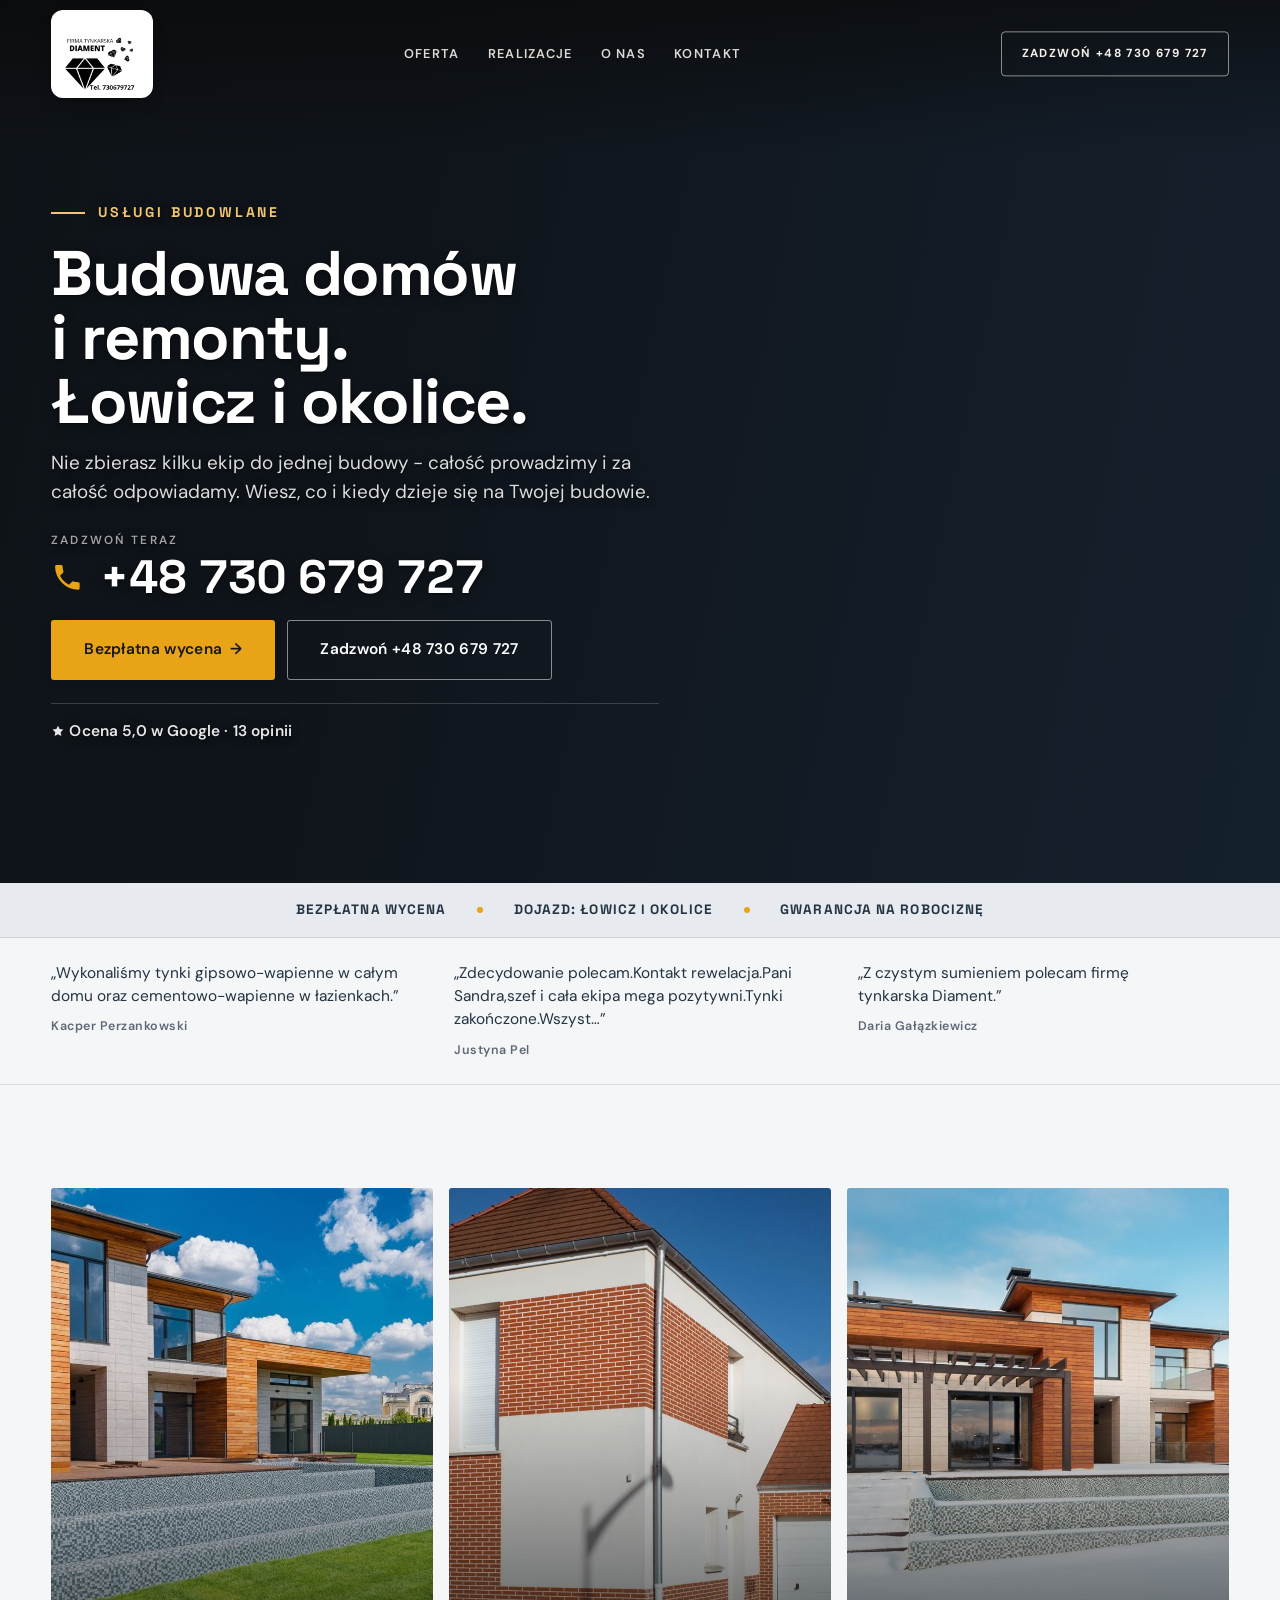
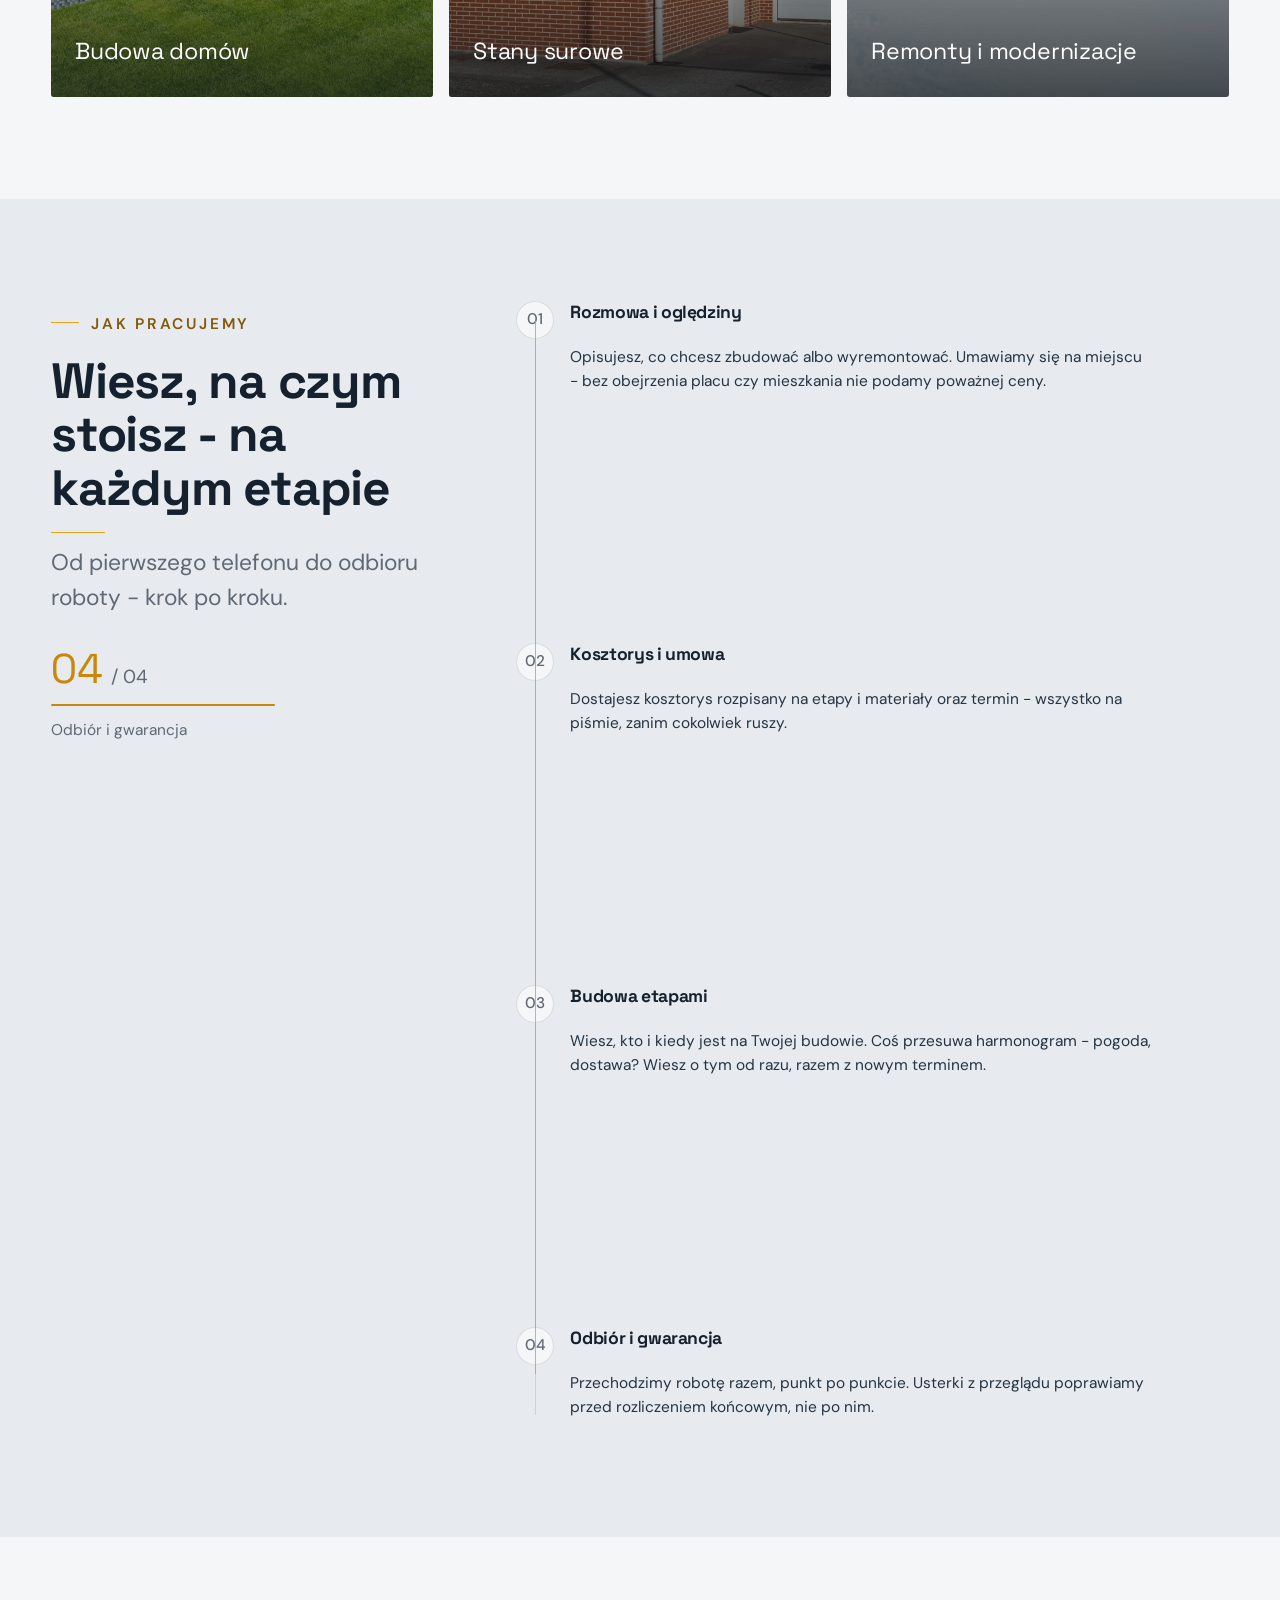
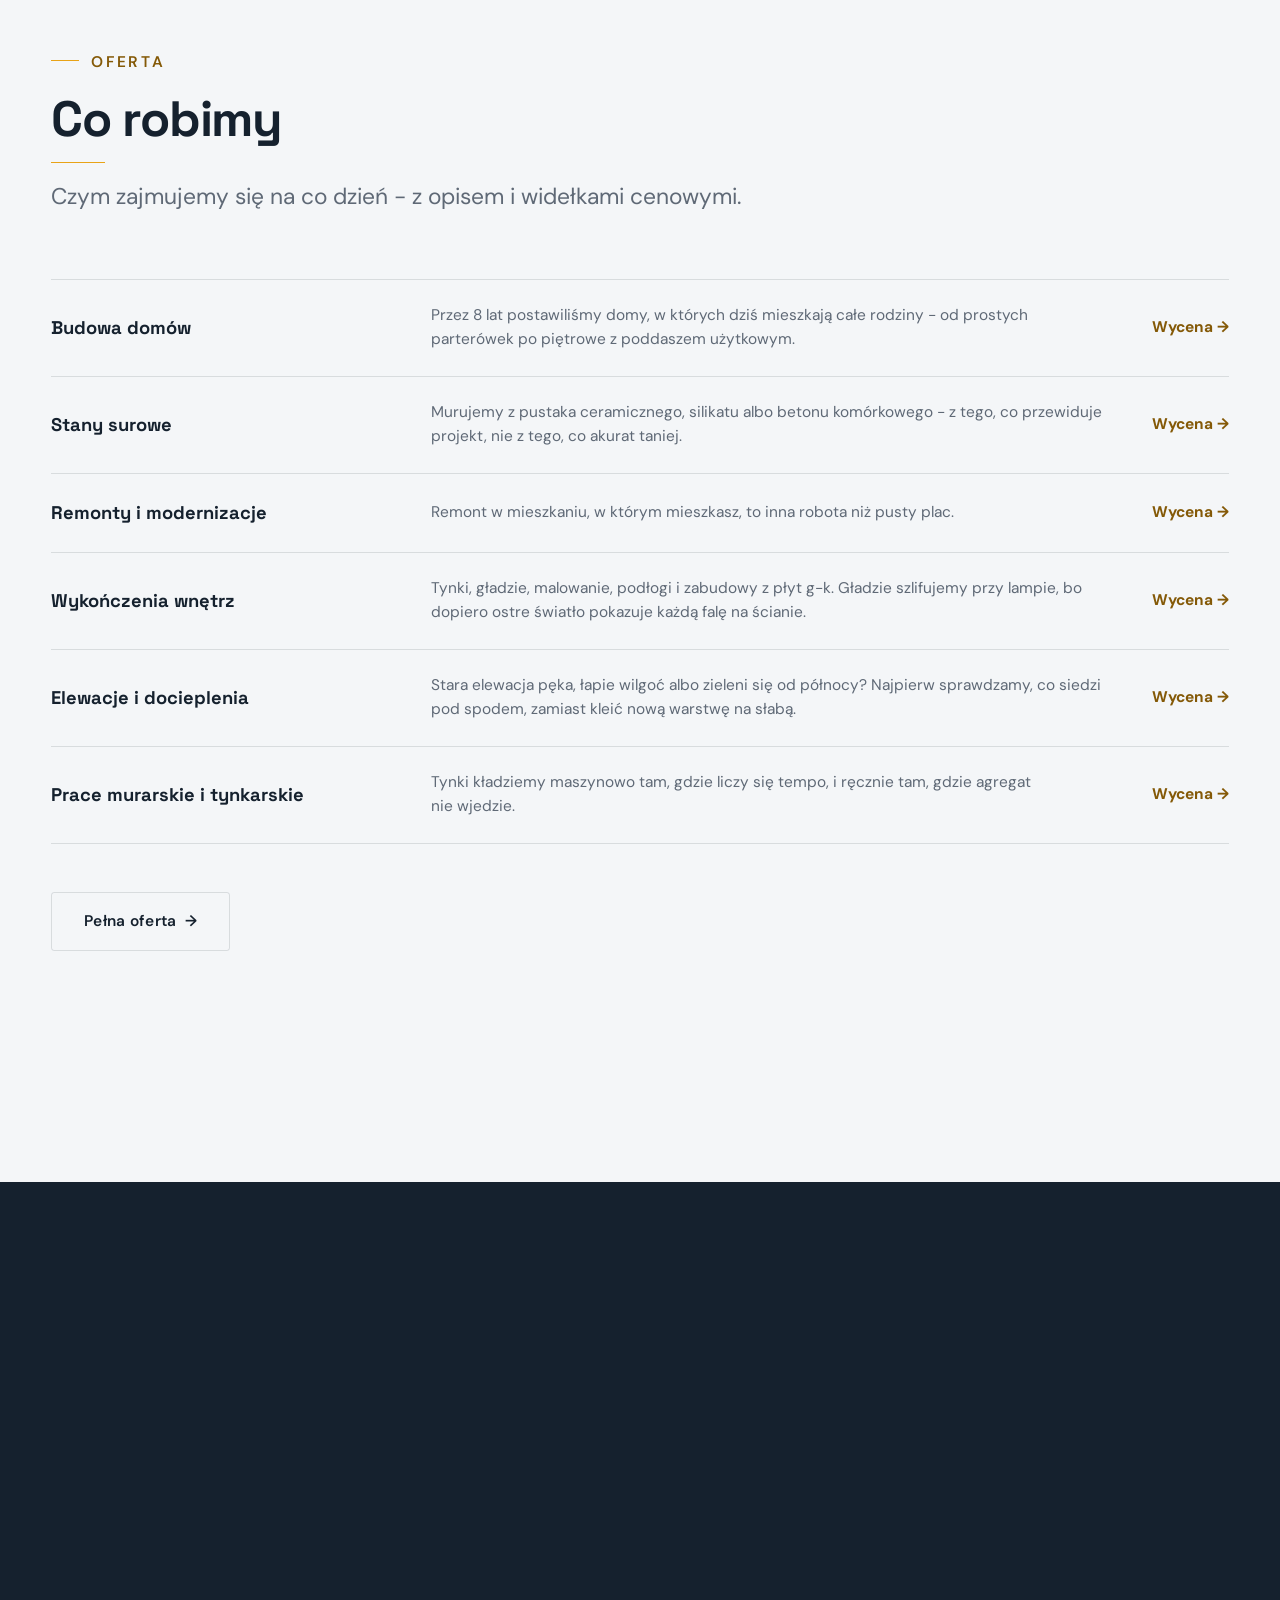
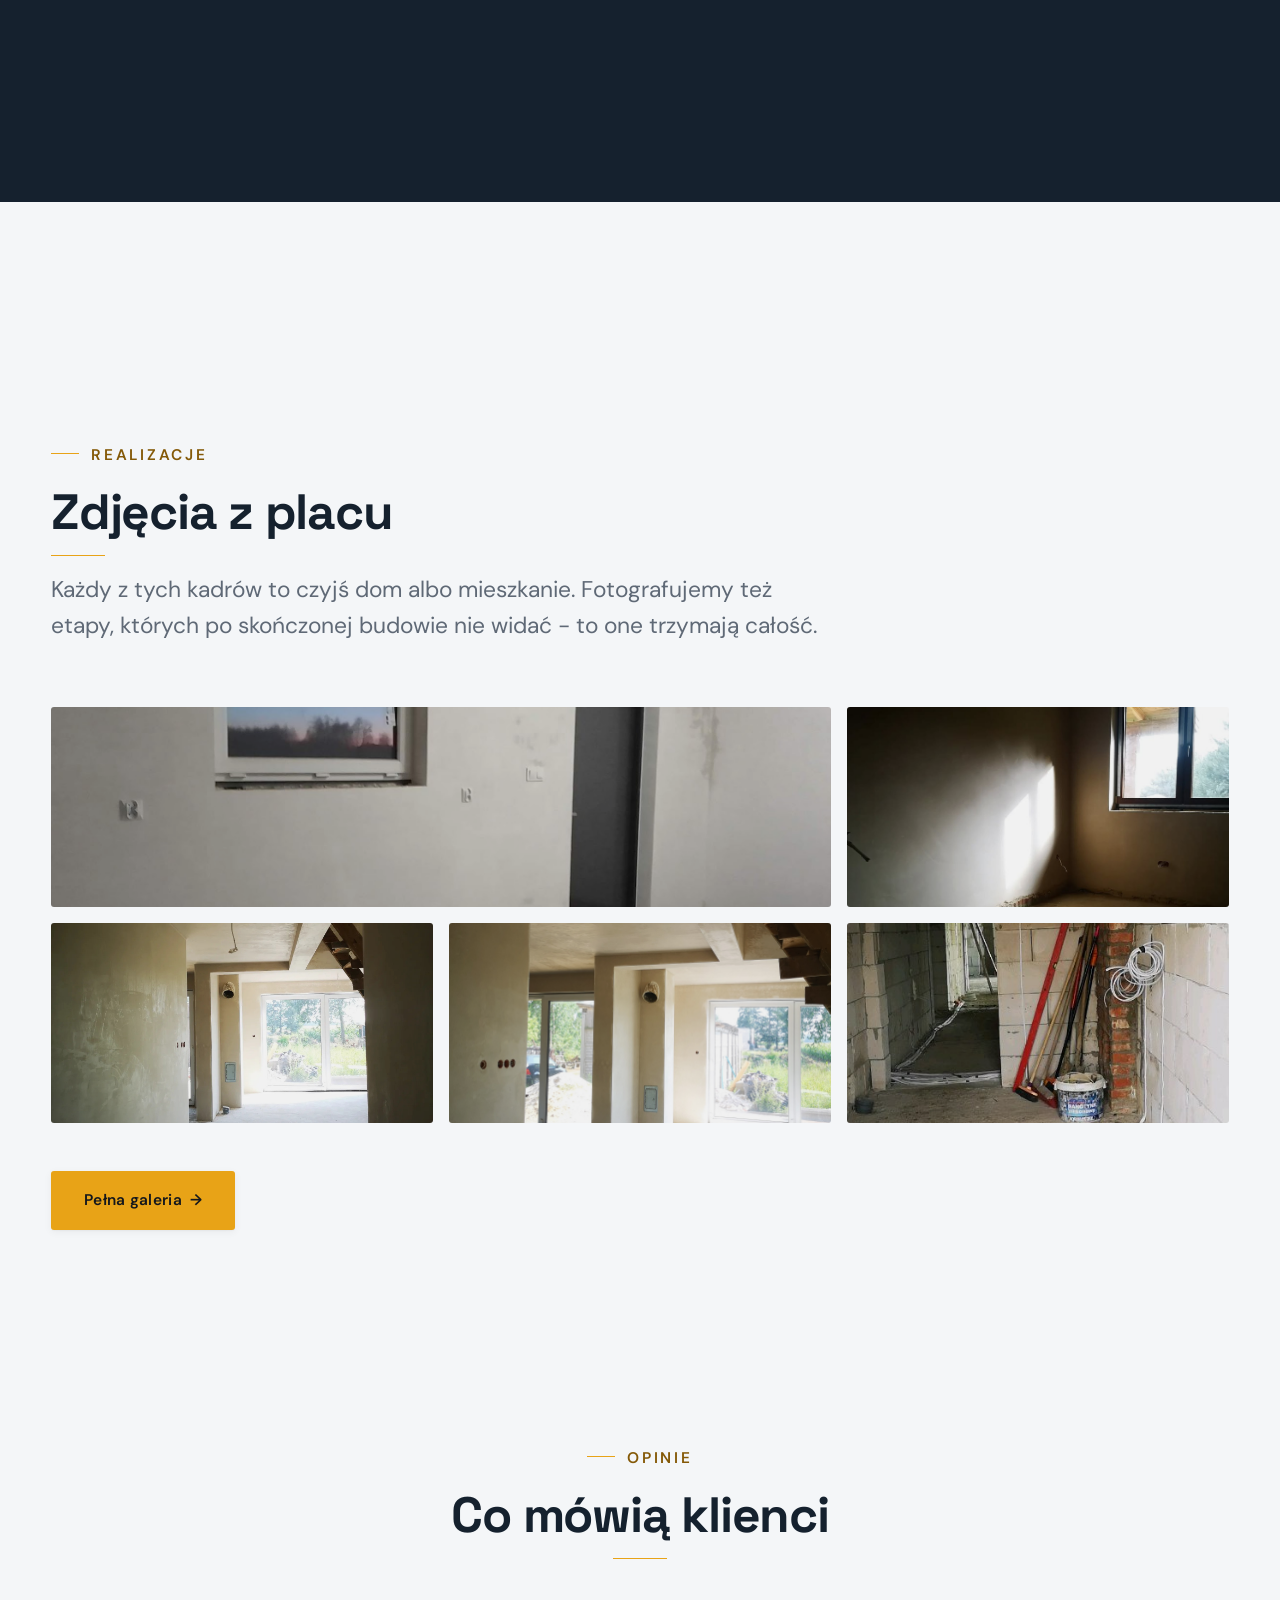
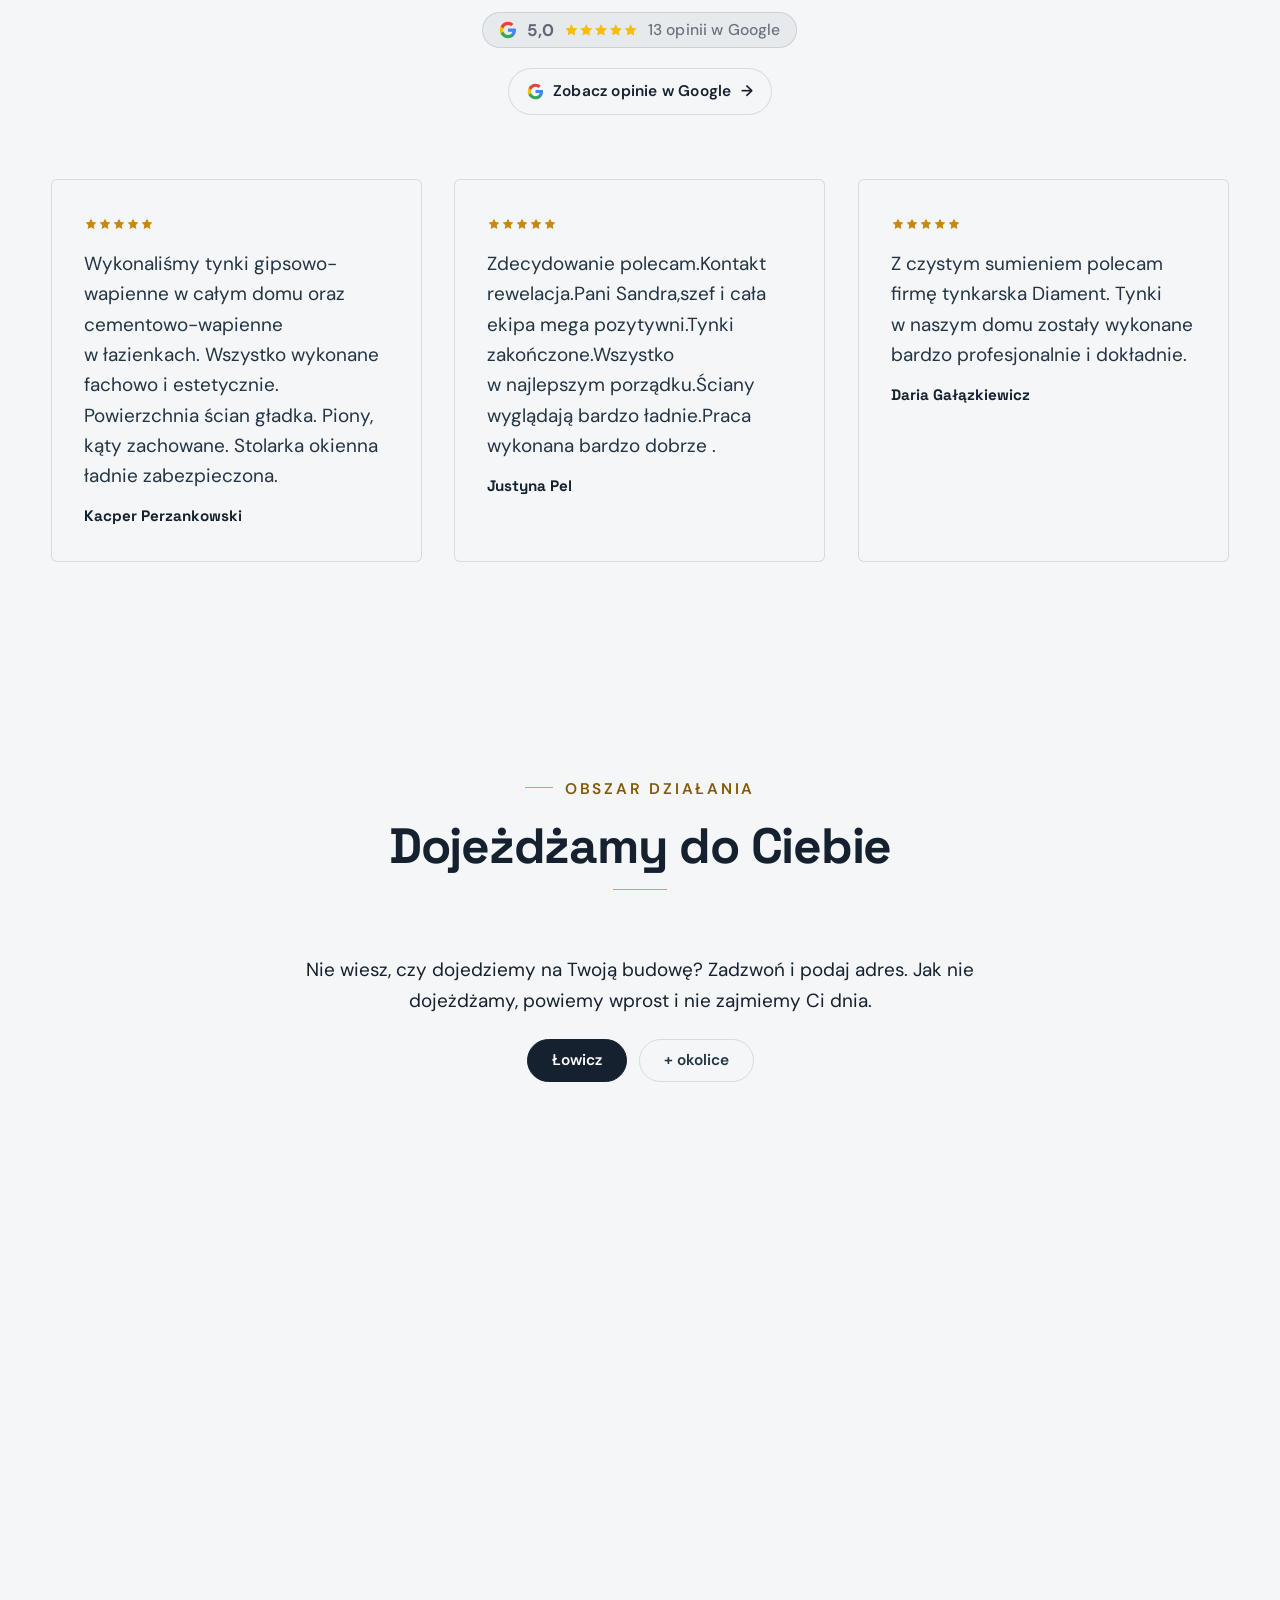
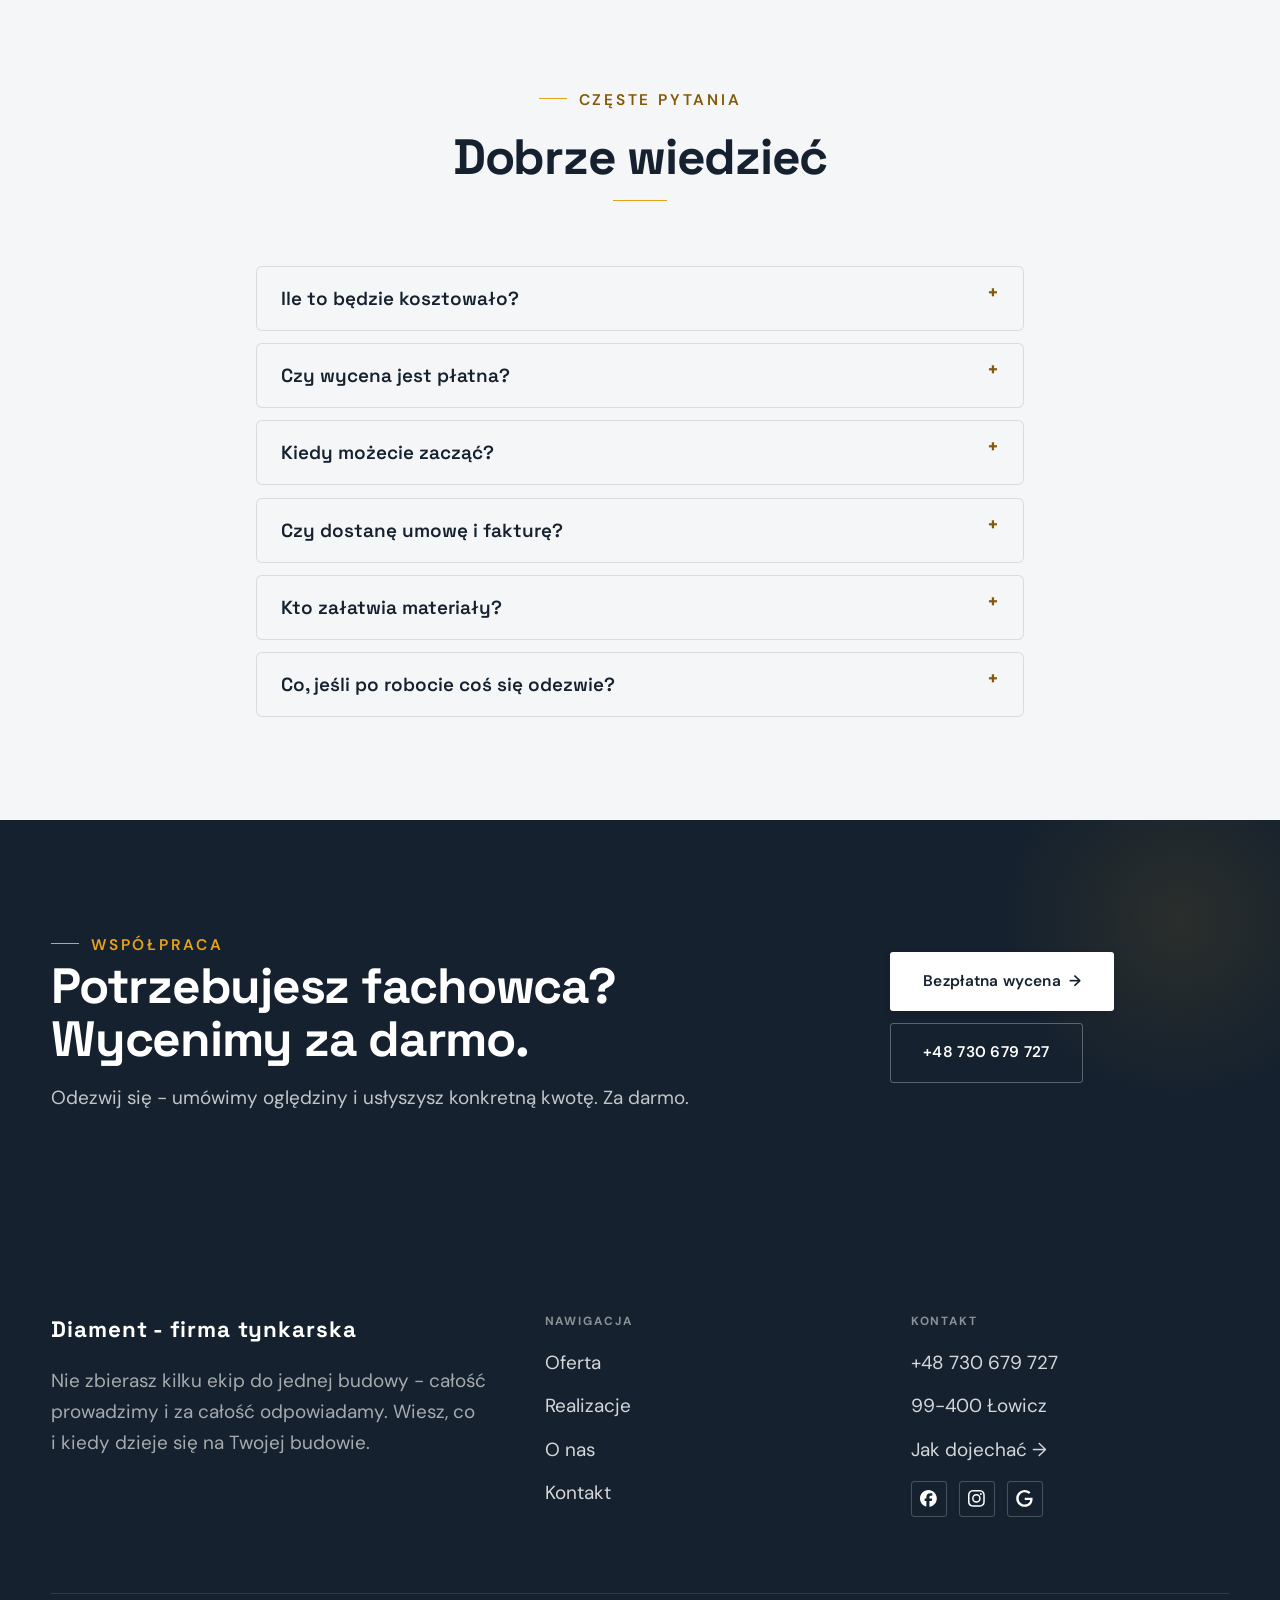
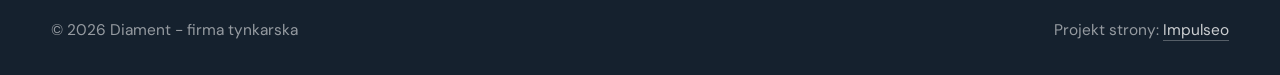
<file: index.html>
<!DOCTYPE html>
<html lang="pl">
<head>
<meta charset="UTF-8">
<meta name="viewport" content="width=device-width, initial-scale=1.0">
<title>Diament - firma tynkarska - budowa domów i remonty</title>
<meta name="description" content="Firma budowlana w Łowiczu: budowa domów, stany surowe, remonty, wykończenia, elewacje. Kosztorys i termin na piśmie przed robotą. Zadzwoń: 730 679 727.">
<link rel="canonical" href="https://kris20032.github.io/diament-firma-tynkarska/">
<meta name="robots" content="noindex, nofollow">
<meta property="og:type" content="website">
<meta property="og:locale" content="pl_PL">
<meta property="og:site_name" content="Diament - firma tynkarska">
<meta property="og:title" content="Diament - firma tynkarska - budowa domów i remonty">
<meta property="og:description" content="Firma budowlana w Łowiczu: budowa domów, stany surowe, remonty, wykończenia, elewacje. Kosztorys i termin na piśmie przed robotą. Zadzwoń: 730 679 727.">
<meta property="og:url" content="https://kris20032.github.io/diament-firma-tynkarska/">
<meta property="og:image" content="https://kris20032.github.io/diament-firma-tynkarska/img/og.jpg">
<meta property="og:image:width" content="1200">
<meta property="og:image:height" content="630">
<meta name="twitter:card" content="summary_large_image">
<script type="application/ld+json">{"@context": "https://schema.org", "@type": "GeneralContractor", "name": "Diament - firma tynkarska", "url": "https://kris20032.github.io/diament-firma-tynkarska/", "telephone": "+48730679727", "image": "https://kris20032.github.io/diament-firma-tynkarska/img/og.jpg", "areaServed": "Łowicz", "sameAs": ["https://www.facebook.com/p/Diament-firma-tynkarska-100076384202896/", "https://www.instagram.com/firma.tynkarska.diament/", "https://www.google.com/maps?cid=15870547516693734465"]}</script>
<link rel="preconnect" href="https://fonts.googleapis.com">
<link rel="preconnect" href="https://fonts.gstatic.com" crossorigin>
<link href="https://fonts.googleapis.com/css2?family=Space+Grotesk:wght@500;600;700&family=DM+Sans:opsz,wght@9..40,400;9..40,500;9..40,600&display=swap" rel="stylesheet">
<link rel="stylesheet" href="assets/styles.css?v=fb93f162">
</head>
<body>

<header class="nav">
  <div class="wrap nav-inner">
    <a class="brand brand-has-logo" href="index.html"><img class="brand-logo" src="img/logo.jpg" alt="Diament - firma tynkarska" width="500" height="500" decoding="async"></a>
    <nav class="nav-links">
      <a href="oferta.html">Oferta</a>
      <a href="realizacje.html">Realizacje</a>
      <a href="o-nas.html">O nas</a>
      <a href="kontakt.html">Kontakt</a>
      <a href="tel:+48730679727" class="btn btn-accent">Zadzwoń +48 730 679 727</a>
    </nav>
    <button class="nav-toggle" aria-label="Menu"><span></span><span></span><span></span></button>
  </div>
</header>

<main>
<section class="hero-fach">
  <img class="hf-photo" src="img/hero.jpg" fetchpriority="high" data-rotate="img/g2.jpg|img/g3.jpg" alt="Diament - firma tynkarska" width="2048" height="1536">
  <div class="hf-panel">
    <div class="hf-inner">
      <span class="hf-kicker">Usługi budowlane</span>
      <h1 class="hf-title">Budowa domów i remonty. Łowicz i okolice. <em></em></h1>
      <p class="hf-lead">Nie zbierasz kilku ekip do jednej budowy - całość prowadzimy i za całość odpowiadamy. Wiesz, co i kiedy dzieje się na Twojej budowie.</p>
      <a class="hf-phone" href="tel:+48730679727"><span class="hf-phone-lab">Zadzwoń teraz</span><span class="hf-phone-num"><svg class="ico-tel" width="16" height="16" viewBox="0 0 24 24" fill="none" aria-hidden="true"><path d="M6.6 10.8a15.5 15.5 0 0 0 6.6 6.6l2.2-2.2a1 1 0 0 1 1-.24 11.4 11.4 0 0 0 3.6.58 1 1 0 0 1 1 1V20a1 1 0 0 1-1 1A17 17 0 0 1 3 4a1 1 0 0 1 1-1h3.5a1 1 0 0 1 1 1c0 1.25.2 2.46.58 3.6a1 1 0 0 1-.25 1l-2.23 2.2Z" fill="currentColor"/></svg> +48 730 679 727</span></a>
      <div class="hf-actions">
        <a href="kontakt.html" class="btn btn-accent">Bezpłatna wycena <span class="arr">→</span></a>
        <a href="tel:+48730679727" class="btn btn-ghost hf-ghost">Zadzwoń +48 730 679 727</a>
      </div>
      <div class="hf-trust"><svg class="ico-star" width="14" height="14" viewBox="0 0 24 24" style="vertical-align:-2px" aria-hidden="true"><path d="M12 2.8l2.85 5.8 6.4.93-4.63 4.5 1.1 6.37L12 17.4l-5.72 3 1.1-6.37-4.63-4.5 6.4-.93L12 2.8Z" fill="currentColor"/></svg> Ocena 5,0 w Google · 13 opinii</div>
    </div>
  </div>
</section>
<section class="fach-promise">
  <div class="wrap">
    <ul class="fp-row reveal"><li>Bezpłatna wycena</li><li>Dojazd: Łowicz i okolice</li><li>Gwarancja na robociznę</li></ul>
  </div>
</section>
<section class="opinie-mini" aria-label="Opinie klientów">
  <div class="wrap">
    <div class="om-row">
      <div class="om-item reveal"><blockquote>„Wykonaliśmy tynki gipsowo-wapienne w całym domu oraz cementowo-wapienne w łazienkach.”</blockquote><span class="om-autor">Kacper Perzankowski</span></div>
      <div class="om-item reveal"><blockquote>„Zdecydowanie polecam.Kontakt rewelacja.Pani Sandra,szef i cała ekipa mega pozytywni.Tynki zakończone.Wszyst…”</blockquote><span class="om-autor">Justyna Pel</span></div>
      <div class="om-item reveal"><blockquote>„Z czystym sumieniem polecam firmę tynkarska Diament.”</blockquote><span class="om-autor">Daria Gałązkiewicz</span></div>
    </div>
  </div>
</section>
<section class="gateways-band">
  <div class="wrap">
    <div class="gateways">
      <a href="oferta.html" class="gateway reveal"><img src="img/g10.jpg" alt="Budowa domów" loading="lazy" width="1600" height="1068" decoding="async"><span class="g-ttl">Budowa domów</span></a>
      <a href="oferta.html" class="gateway reveal"><img src="img/g11.jpg" alt="Stany surowe" loading="lazy" width="1600" height="1066" decoding="async"><span class="g-ttl">Stany surowe</span></a>
      <a href="oferta.html" class="gateway reveal"><img src="img/g12.jpg" alt="Remonty i modernizacje" loading="lazy" width="1600" height="1065" decoding="async"><span class="g-ttl">Remonty i modernizacje</span></a>
    </div>
  </div>
</section>
<section class="proces proces-os fachowcy">
  <div class="wrap proc-grid">
    <div class="proc-side">
      <div class="head reveal">
        <span class="eyebrow">Jak pracujemy</span>
        <h2>Wiesz, na czym stoisz - na każdym etapie</h2>
        <p>Od pierwszego telefonu do odbioru roboty - krok po kroku.</p>
      </div>
      <div class="proc-count" aria-hidden="true"><span class="pc-cur">01</span><span class="pc-all">/ 04</span></div>
      <div class="proc-bar" aria-hidden="true"><i></i></div>
      <p class="proc-now" aria-hidden="true">Rozmowa i oględziny</p>
    </div>
    <ol class="proces-line">
      <li class="reveal"><span class="pno">01</span><h3>Rozmowa i oględziny</h3><p>Opisujesz, co chcesz zbudować albo wyremontować. Umawiamy się na miejscu - bez obejrzenia placu czy mieszkania nie podamy poważnej ceny.</p></li>
      <li class="reveal"><span class="pno">02</span><h3>Kosztorys i umowa</h3><p>Dostajesz kosztorys rozpisany na etapy i materiały oraz termin - wszystko na piśmie, zanim cokolwiek ruszy.</p></li>
      <li class="reveal"><span class="pno">03</span><h3>Budowa etapami</h3><p>Wiesz, kto i kiedy jest na Twojej budowie. Coś przesuwa harmonogram - pogoda, dostawa? Wiesz o tym od razu, razem z nowym terminem.</p></li>
      <li class="reveal"><span class="pno">04</span><h3>Odbiór i gwarancja</h3><p>Przechodzimy robotę razem, punkt po punkcie. Usterki z przeglądu poprawiamy przed rozliczeniem końcowym, nie po nim.</p></li>
    </ol>
  </div>
</section>
<section class="fach-uslugi">
  <div class="wrap">
    <div class="head reveal">
      <span class="eyebrow">Oferta</span>
      <h2>Co robimy</h2>
      <p>Czym zajmujemy się na co dzień - z opisem i widełkami cenowymi.</p>
    </div>
    <ul class="fu-list">
      <li class="fu-row reveal"><div class="fu-name">Budowa domów</div><div class="fu-desc">Przez 8 lat postawiliśmy domy, w których dziś mieszkają całe rodziny - od prostych parterówek po piętrowe z poddaszem użytkowym.</div><a class="fu-cta" href="kontakt.html">Wycena <span class="arr">→</span></a></li>
      <li class="fu-row reveal"><div class="fu-name">Stany surowe</div><div class="fu-desc">Murujemy z pustaka ceramicznego, silikatu albo betonu komórkowego - z tego, co przewiduje projekt, nie z tego, co akurat taniej.</div><a class="fu-cta" href="kontakt.html">Wycena <span class="arr">→</span></a></li>
      <li class="fu-row reveal"><div class="fu-name">Remonty i modernizacje</div><div class="fu-desc">Remont w mieszkaniu, w którym mieszkasz, to inna robota niż pusty plac.</div><a class="fu-cta" href="kontakt.html">Wycena <span class="arr">→</span></a></li>
      <li class="fu-row reveal"><div class="fu-name">Wykończenia wnętrz</div><div class="fu-desc">Tynki, gładzie, malowanie, podłogi i zabudowy z płyt g-k. Gładzie szlifujemy przy lampie, bo dopiero ostre światło pokazuje każdą falę na ścianie.</div><a class="fu-cta" href="kontakt.html">Wycena <span class="arr">→</span></a></li>
      <li class="fu-row reveal"><div class="fu-name">Elewacje i docieplenia</div><div class="fu-desc">Stara elewacja pęka, łapie wilgoć albo zieleni się od północy? Najpierw sprawdzamy, co siedzi pod spodem, zamiast kleić nową warstwę na słabą.</div><a class="fu-cta" href="kontakt.html">Wycena <span class="arr">→</span></a></li>
      <li class="fu-row reveal"><div class="fu-name">Prace murarskie i tynkarskie</div><div class="fu-desc">Tynki kładziemy maszynowo tam, gdzie liczy się tempo, i ręcznie tam, gdzie agregat nie wjedzie.</div><a class="fu-cta" href="kontakt.html">Wycena <span class="arr">→</span></a></li>
    </ul>
    <div style="margin-top:var(--space-7)" class="reveal"><a href="oferta.html" class="btn btn-ghost">Pełna oferta <span class="arr">→</span></a></div>
  </div>
</section>
<section class="stopklatka" aria-hidden="true">
  <div class="stk-bg" style="background-image:url(img/g13.jpg)"></div>
</section>
<section>
  <div class="wrap">
    <div class="head reveal">
      <span class="eyebrow">Realizacje</span>
      <h2>Zdjęcia z placu</h2>
      <p>Każdy z tych kadrów to czyjś dom albo mieszkanie. Fotografujemy też etapy, których po skończonej budowie nie widać - to one trzymają całość.</p>
    </div>
    <div class="gallery">
      <div class="tile t-two3 reveal"><img src="img/g1.jpg" alt="Diament - firma tynkarska" loading="lazy" width="1600" height="784" decoding="async"></div>
      <div class="tile t-third reveal"><img src="img/g4.jpg" alt="Diament - firma tynkarska" loading="lazy" width="1650" height="970" decoding="async"></div>
      <div class="tile t-third reveal"><img src="img/g5.jpg" alt="Diament - firma tynkarska" loading="lazy" width="1440" height="1800" decoding="async"></div>
      <div class="tile t-third reveal"><img src="img/g6.jpg" alt="Diament - firma tynkarska" loading="lazy" width="1536" height="2048" decoding="async"></div>
      <div class="tile t-third reveal"><img src="img/g7.jpg" alt="Diament - firma tynkarska" loading="lazy" width="446" height="792" decoding="async"></div>
    </div>
    <div style="margin-top:var(--space-7)" class="reveal"><a href="realizacje.html" class="btn btn-accent">Pełna galeria <span class="arr">→</span></a></div>
  </div>
</section>
<section class="opinie">
  <div class="wrap">
    <div class="head center reveal">
      <span class="eyebrow">Opinie</span>
      <h2>Co mówią klienci</h2>
    </div>
    <p class="op-meta reveal"><span class="g-badge"><svg class="gb-ico" viewBox="0 0 24 24" width="18" height="18" aria-hidden="true"><path fill="#4285F4" d="M22.56 12.25c0-.78-.07-1.53-.2-2.25H12v4.26h5.92c-.26 1.37-1.04 2.53-2.21 3.31v2.77h3.57c2.08-1.92 3.28-4.74 3.28-8.09z"/><path fill="#34A853" d="M12 23c2.97 0 5.46-.98 7.28-2.66l-3.57-2.77c-.98.66-2.23 1.06-3.71 1.06-2.86 0-5.29-1.93-6.16-4.53H2.18v2.84C3.99 20.53 7.7 23 12 23z"/><path fill="#FBBC05" d="M5.84 14.09c-.22-.66-.35-1.36-.35-2.09s.13-1.43.35-2.09V7.07H2.18C1.43 8.55 1 10.22 1 12s.43 3.45 1.18 4.93l2.85-2.22.81-.62z"/><path fill="#EA4335" d="M12 5.38c1.62 0 3.06.56 4.21 1.64l3.15-3.15C17.45 2.09 14.97 1 12 1 7.7 1 3.99 3.47 2.18 7.07l3.66 2.84c.87-2.6 3.3-4.53 6.16-4.53z"/></svg><b class="gb-ocena">5,0</b><svg class="gb-stars" viewBox="0 0 90 18" width="74" height="14.8" aria-hidden="true"><g fill="currentColor" opacity=".26"><path transform="translate(0,0)" d="M9 1.6l2.2 4.46 4.92.72-3.56 3.47.84 4.9L9 12.74l-4.4 2.31.84-4.9L1.88 6.68l4.92-.72L9 1.6Z"/><path transform="translate(18,0)" d="M9 1.6l2.2 4.46 4.92.72-3.56 3.47.84 4.9L9 12.74l-4.4 2.31.84-4.9L1.88 6.68l4.92-.72L9 1.6Z"/><path transform="translate(36,0)" d="M9 1.6l2.2 4.46 4.92.72-3.56 3.47.84 4.9L9 12.74l-4.4 2.31.84-4.9L1.88 6.68l4.92-.72L9 1.6Z"/><path transform="translate(54,0)" d="M9 1.6l2.2 4.46 4.92.72-3.56 3.47.84 4.9L9 12.74l-4.4 2.31.84-4.9L1.88 6.68l4.92-.72L9 1.6Z"/><path transform="translate(72,0)" d="M9 1.6l2.2 4.46 4.92.72-3.56 3.47.84 4.9L9 12.74l-4.4 2.31.84-4.9L1.88 6.68l4.92-.72L9 1.6Z"/></g><clipPath id="gs1000"><rect x="0" y="0" width="90.0" height="18"/></clipPath><g fill="#FBBC04" clip-path="url(#gs1000)"><path transform="translate(0,0)" d="M9 1.6l2.2 4.46 4.92.72-3.56 3.47.84 4.9L9 12.74l-4.4 2.31.84-4.9L1.88 6.68l4.92-.72L9 1.6Z"/><path transform="translate(18,0)" d="M9 1.6l2.2 4.46 4.92.72-3.56 3.47.84 4.9L9 12.74l-4.4 2.31.84-4.9L1.88 6.68l4.92-.72L9 1.6Z"/><path transform="translate(36,0)" d="M9 1.6l2.2 4.46 4.92.72-3.56 3.47.84 4.9L9 12.74l-4.4 2.31.84-4.9L1.88 6.68l4.92-.72L9 1.6Z"/><path transform="translate(54,0)" d="M9 1.6l2.2 4.46 4.92.72-3.56 3.47.84 4.9L9 12.74l-4.4 2.31.84-4.9L1.88 6.68l4.92-.72L9 1.6Z"/><path transform="translate(72,0)" d="M9 1.6l2.2 4.46 4.92.72-3.56 3.47.84 4.9L9 12.74l-4.4 2.31.84-4.9L1.88 6.68l4.92-.72L9 1.6Z"/></g></svg><span class="gb-txt">13 opinii w Google</span></span></p>
    <p class="op-meta reveal"><a class="op-google" href="https://www.google.com/maps?cid=15870547516693734465" target="_blank" rel="noopener"><svg class="op-g-ico" viewBox="0 0 24 24" width="17" height="17" aria-hidden="true"><path fill="#4285F4" d="M22.56 12.25c0-.78-.07-1.53-.2-2.25H12v4.26h5.92c-.26 1.37-1.04 2.53-2.21 3.31v2.77h3.57c2.08-1.92 3.28-4.74 3.28-8.09z"/><path fill="#34A853" d="M12 23c2.97 0 5.46-.98 7.28-2.66l-3.57-2.77c-.98.66-2.23 1.06-3.71 1.06-2.86 0-5.29-1.93-6.16-4.53H2.18v2.84C3.99 20.53 7.7 23 12 23z"/><path fill="#FBBC05" d="M5.84 14.09c-.22-.66-.35-1.36-.35-2.09s.13-1.43.35-2.09V7.07H2.18C1.43 8.55 1 10.22 1 12s.43 3.45 1.18 4.93l2.85-2.22.81-.62z"/><path fill="#EA4335" d="M12 5.38c1.62 0 3.06.56 4.21 1.64l3.15-3.15C17.45 2.09 14.97 1 12 1 7.7 1 3.99 3.47 2.18 7.07l3.66 2.84c.87-2.6 3.3-4.53 6.16-4.53z"/></svg><span>Zobacz opinie w Google</span><span class="arr">→</span></a></p>
    <div class="opinie-grid">
      <figure class="op-card reveal"><span class="op-star"><svg class="ico-star" width="14" height="14" viewBox="0 0 24 24" style="vertical-align:-2px" aria-hidden="true"><path d="M12 2.8l2.85 5.8 6.4.93-4.63 4.5 1.1 6.37L12 17.4l-5.72 3 1.1-6.37-4.63-4.5 6.4-.93L12 2.8Z" fill="currentColor"/></svg><svg class="ico-star" width="14" height="14" viewBox="0 0 24 24" style="vertical-align:-2px" aria-hidden="true"><path d="M12 2.8l2.85 5.8 6.4.93-4.63 4.5 1.1 6.37L12 17.4l-5.72 3 1.1-6.37-4.63-4.5 6.4-.93L12 2.8Z" fill="currentColor"/></svg><svg class="ico-star" width="14" height="14" viewBox="0 0 24 24" style="vertical-align:-2px" aria-hidden="true"><path d="M12 2.8l2.85 5.8 6.4.93-4.63 4.5 1.1 6.37L12 17.4l-5.72 3 1.1-6.37-4.63-4.5 6.4-.93L12 2.8Z" fill="currentColor"/></svg><svg class="ico-star" width="14" height="14" viewBox="0 0 24 24" style="vertical-align:-2px" aria-hidden="true"><path d="M12 2.8l2.85 5.8 6.4.93-4.63 4.5 1.1 6.37L12 17.4l-5.72 3 1.1-6.37-4.63-4.5 6.4-.93L12 2.8Z" fill="currentColor"/></svg><svg class="ico-star" width="14" height="14" viewBox="0 0 24 24" style="vertical-align:-2px" aria-hidden="true"><path d="M12 2.8l2.85 5.8 6.4.93-4.63 4.5 1.1 6.37L12 17.4l-5.72 3 1.1-6.37-4.63-4.5 6.4-.93L12 2.8Z" fill="currentColor"/></svg></span><blockquote>Wykonaliśmy tynki gipsowo-wapienne w całym domu oraz cementowo-wapienne w łazienkach. Wszystko wykonane fachowo i estetycznie. Powierzchnia ścian gładka. Piony, kąty zachowane. Stolarka okienna ładnie zabezpieczona.</blockquote><span class="op-autor">Kacper Perzankowski</span></figure>
      <figure class="op-card reveal"><span class="op-star"><svg class="ico-star" width="14" height="14" viewBox="0 0 24 24" style="vertical-align:-2px" aria-hidden="true"><path d="M12 2.8l2.85 5.8 6.4.93-4.63 4.5 1.1 6.37L12 17.4l-5.72 3 1.1-6.37-4.63-4.5 6.4-.93L12 2.8Z" fill="currentColor"/></svg><svg class="ico-star" width="14" height="14" viewBox="0 0 24 24" style="vertical-align:-2px" aria-hidden="true"><path d="M12 2.8l2.85 5.8 6.4.93-4.63 4.5 1.1 6.37L12 17.4l-5.72 3 1.1-6.37-4.63-4.5 6.4-.93L12 2.8Z" fill="currentColor"/></svg><svg class="ico-star" width="14" height="14" viewBox="0 0 24 24" style="vertical-align:-2px" aria-hidden="true"><path d="M12 2.8l2.85 5.8 6.4.93-4.63 4.5 1.1 6.37L12 17.4l-5.72 3 1.1-6.37-4.63-4.5 6.4-.93L12 2.8Z" fill="currentColor"/></svg><svg class="ico-star" width="14" height="14" viewBox="0 0 24 24" style="vertical-align:-2px" aria-hidden="true"><path d="M12 2.8l2.85 5.8 6.4.93-4.63 4.5 1.1 6.37L12 17.4l-5.72 3 1.1-6.37-4.63-4.5 6.4-.93L12 2.8Z" fill="currentColor"/></svg><svg class="ico-star" width="14" height="14" viewBox="0 0 24 24" style="vertical-align:-2px" aria-hidden="true"><path d="M12 2.8l2.85 5.8 6.4.93-4.63 4.5 1.1 6.37L12 17.4l-5.72 3 1.1-6.37-4.63-4.5 6.4-.93L12 2.8Z" fill="currentColor"/></svg></span><blockquote>Zdecydowanie polecam.Kontakt rewelacja.Pani Sandra,szef i cała ekipa mega pozytywni.Tynki zakończone.Wszystko w najlepszym porządku.Ściany wyglądają bardzo ładnie.Praca wykonana bardzo dobrze .</blockquote><span class="op-autor">Justyna Pel</span></figure>
      <figure class="op-card reveal"><span class="op-star"><svg class="ico-star" width="14" height="14" viewBox="0 0 24 24" style="vertical-align:-2px" aria-hidden="true"><path d="M12 2.8l2.85 5.8 6.4.93-4.63 4.5 1.1 6.37L12 17.4l-5.72 3 1.1-6.37-4.63-4.5 6.4-.93L12 2.8Z" fill="currentColor"/></svg><svg class="ico-star" width="14" height="14" viewBox="0 0 24 24" style="vertical-align:-2px" aria-hidden="true"><path d="M12 2.8l2.85 5.8 6.4.93-4.63 4.5 1.1 6.37L12 17.4l-5.72 3 1.1-6.37-4.63-4.5 6.4-.93L12 2.8Z" fill="currentColor"/></svg><svg class="ico-star" width="14" height="14" viewBox="0 0 24 24" style="vertical-align:-2px" aria-hidden="true"><path d="M12 2.8l2.85 5.8 6.4.93-4.63 4.5 1.1 6.37L12 17.4l-5.72 3 1.1-6.37-4.63-4.5 6.4-.93L12 2.8Z" fill="currentColor"/></svg><svg class="ico-star" width="14" height="14" viewBox="0 0 24 24" style="vertical-align:-2px" aria-hidden="true"><path d="M12 2.8l2.85 5.8 6.4.93-4.63 4.5 1.1 6.37L12 17.4l-5.72 3 1.1-6.37-4.63-4.5 6.4-.93L12 2.8Z" fill="currentColor"/></svg><svg class="ico-star" width="14" height="14" viewBox="0 0 24 24" style="vertical-align:-2px" aria-hidden="true"><path d="M12 2.8l2.85 5.8 6.4.93-4.63 4.5 1.1 6.37L12 17.4l-5.72 3 1.1-6.37-4.63-4.5 6.4-.93L12 2.8Z" fill="currentColor"/></svg></span><blockquote>Z czystym sumieniem polecam firmę tynkarska Diament. Tynki w naszym domu zostały wykonane bardzo profesjonalnie i dokładnie.</blockquote><span class="op-autor">Daria Gałązkiewicz</span></figure>
    </div>
  </div>
</section>
<section class="obszar">
  <div class="wrap">
    <div class="head center reveal">
      <span class="eyebrow">Obszar działania</span>
      <h2>Dojeżdżamy do Ciebie</h2>
    </div>
    <p class="obszar-txt reveal" style="text-align:center;max-width:60ch;margin:0 auto 1.4rem">Nie wiesz, czy dojedziemy na Twoją budowę? Zadzwoń i podaj adres. Jak nie dojeżdżamy, powiemy wprost i nie zajmiemy Ci dnia.</p>
    <ul class="obszar-list reveal"><li class="is-home">Łowicz</li><li>+ okolice</li></ul>
    <div class="obszar-mapa reveal" style="margin-top:var(--space-7)">
      <iframe title="Obszar działania - Łowicz i okolice" src="https://maps.google.com/maps?q=Diament%20-%20firma%20tynkarska%20%C5%81owicz&amp;z=11&amp;output=embed" loading="lazy" referrerpolicy="no-referrer-when-downgrade" style="width:100%;height:clamp(280px,38vh,420px);border:0;display:block;border-radius:var(--r-md)"></iframe>
    </div>
  </div>
</section>
<section class="faq-klinika">
  <div class="wrap">
    <div class="head center reveal">
      <span class="eyebrow">Częste pytania</span>
      <h2>Dobrze wiedzieć</h2>
    </div>
    <div class="faq-list">
      <details class="faq-item reveal"><summary>Ile to będzie kosztowało?</summary><p>Kosztorys rozpisujemy na etapy i materiały, więc widzisz, co ile kosztuje, i możesz zdjąć coś z listy, zanim podpiszemy umowę.</p></details>
      <details class="faq-item reveal"><summary>Czy wycena jest płatna?</summary><p>Nie. Oględziny i kosztorys w Łowiczu i najbliższej okolicy są bezpłatne i do niczego nie zobowiązują.</p></details>
      <details class="faq-item reveal"><summary>Kiedy możecie zacząć?</summary><p>Terminy ustawiamy z wyprzedzeniem, bo budowę prowadzimy do końca, zamiast żonglować kilkoma naraz. Zadzwoń - powiemy, kiedy realnie możemy wejść.</p></details>
      <details class="faq-item reveal"><summary>Czy dostanę umowę i fakturę?</summary><p>Tak, jedno i drugie. Umowa opisuje zakres, cenę, terminy i gwarancję, a fakturę dostajesz za każdy rozliczony etap.</p></details>
      <details class="faq-item reveal"><summary>Kto załatwia materiały?</summary><p>Zwykle my - mamy sprawdzone hurtownie i rabaty wykonawcy, a wszystkie faktury zakupu widzisz. Wolisz kupić coś samodzielnie? Podamy ilości i parametry, żebyś nie przepłacił.</p></details>
      <details class="faq-item reveal"><summary>Co, jeśli po robocie coś się odezwie?</summary><p>Pęknięcie na ścianie czy rysa przy oknie po roku to sprawa do naprawy, nie do dyskusji. Nasza robota - nasza poprawka, bez kombinowania.</p></details>
    </div>
  </div>
</section>
<section class="cta">
  <div class="wrap">
    <div class="reveal">
      <span class="eyebrow">Współpraca</span>
      <h2>Potrzebujesz fachowca? Wycenimy za darmo.</h2>
      <p>Odezwij się - umówimy oględziny i usłyszysz konkretną kwotę. Za darmo.</p>
    </div>
    <div class="cta-actions reveal">
      <a href="kontakt.html" class="btn btn-light">Bezpłatna wycena <span class="arr">→</span></a>
      <a href="tel:+48730679727" class="btn btn-ghost btn-ghost-cta">+48 730 679 727</a>
    </div>
  </div>
</section>
</main>

<footer>
  <div class="wrap">
    <div class="foot-grid">
      <div class="foot-brand">
        <div class="name">Diament - firma tynkarska</div>
        <p>Nie zbierasz kilku ekip do jednej budowy - całość prowadzimy i za całość odpowiadamy. Wiesz, co i kiedy dzieje się na Twojej budowie.</p>
      </div>
      <div class="foot-col">
        <h4>Nawigacja</h4>
        <a href="oferta.html">Oferta</a>
        <a href="realizacje.html">Realizacje</a>
        <a href="o-nas.html">O nas</a>
        <a href="kontakt.html">Kontakt</a>
      </div>
      <div class="foot-col">
        <h4>Kontakt</h4>
        <a href="tel:+48730679727">+48 730 679 727</a>
        <p>99-400 Łowicz</p>
        <a href="https://www.google.com/maps?cid=15870547516693734465" target="_blank" rel="noopener">Jak dojechać →</a>
      <div class="foot-soc">
        <a class="soc" href="https://www.facebook.com/p/Diament-firma-tynkarska-100076384202896/" target="_blank" rel="noopener" aria-label="Facebook - Diament - firma tynkarska"><svg viewBox="0 0 24 24" aria-hidden="true" focusable="false"><path d="M9.101 23.691v-7.98H6.627v-3.667h2.474v-1.58c0-4.085 1.848-5.978 5.858-5.978.401 0 .955.042 1.468.103a8.68 8.68 0 0 1 1.141.195v3.325a8.623 8.623 0 0 0-.653-.036 26.805 26.805 0 0 0-.733-.009c-.707 0-1.259.096-1.675.309a1.686 1.686 0 0 0-.679.622c-.258.42-.374.995-.374 1.752v1.297h3.919l-.386 2.103-.287 1.564h-3.246v8.245C19.396 23.238 24 18.179 24 12.044c0-6.627-5.373-12-12-12s-12 5.373-12 12c0 5.628 3.874 10.35 9.101 11.647Z" fill="currentColor"/></svg></a>
        <a class="soc" href="https://www.instagram.com/firma.tynkarska.diament/" target="_blank" rel="noopener" aria-label="Instagram - Diament - firma tynkarska"><svg viewBox="0 0 24 24" aria-hidden="true" focusable="false"><path d="M7.0301.084c-1.2768.0602-2.1487.264-2.911.5634-.7888.3075-1.4575.72-2.1228 1.3877-.6652.6677-1.075 1.3368-1.3802 2.127-.2954.7638-.4956 1.6365-.552 2.914-.0564 1.2775-.0689 1.6882-.0626 4.947.0062 3.2586.0206 3.6671.0825 4.9473.061 1.2765.264 2.1482.5635 2.9107.308.7889.72 1.4573 1.388 2.1228.6679.6655 1.3365 1.0743 2.1285 1.38.7632.295 1.6361.4961 2.9134.552 1.2773.056 1.6884.069 4.9462.0627 3.2578-.0062 3.668-.0207 4.9478-.0814 1.28-.0607 2.147-.2652 2.9098-.5633.7889-.3086 1.4578-.72 2.1228-1.3881.665-.6682 1.0745-1.3378 1.3795-2.1284.2957-.7632.4966-1.636.552-2.9124.056-1.2809.0692-1.6898.063-4.948-.0063-3.2583-.021-3.6668-.0817-4.9465-.0607-1.2797-.264-2.1487-.5633-2.9117-.3084-.7889-.72-1.4568-1.3876-2.1228C21.2982 1.33 20.628.9208 19.8378.6165 19.074.321 18.2017.1197 16.9244.0645 15.6471.0093 15.236-.005 11.977.0014 8.718.0076 8.31.0215 7.0301.0839m.1402 21.6932c-1.17-.0509-1.8053-.2453-2.2287-.408-.5606-.216-.96-.4771-1.3819-.895-.422-.4178-.6811-.8186-.9-1.378-.1644-.4234-.3624-1.058-.4171-2.228-.0595-1.2645-.072-1.6442-.079-4.848-.007-3.2037.0053-3.583.0607-4.848.05-1.169.2456-1.805.408-2.2282.216-.5613.4762-.96.895-1.3816.4188-.4217.8184-.6814 1.3783-.9003.423-.1651 1.0575-.3614 2.227-.4171 1.2655-.06 1.6447-.072 4.848-.079 3.2033-.007 3.5835.005 4.8495.0608 1.169.0508 1.8053.2445 2.228.408.5608.216.96.4754 1.3816.895.4217.4194.6816.8176.9005 1.3787.1653.4217.3617 1.056.4169 2.2263.0602 1.2655.0739 1.645.0796 4.848.0058 3.203-.0055 3.5834-.061 4.848-.051 1.17-.245 1.8055-.408 2.2294-.216.5604-.4763.96-.8954 1.3814-.419.4215-.8181.6811-1.3783.9-.4224.1649-1.0577.3617-2.2262.4174-1.2656.0595-1.6448.072-4.8493.079-3.2045.007-3.5825-.006-4.848-.0608M16.953 5.5864A1.44 1.44 0 1 0 18.39 4.144a1.44 1.44 0 0 0-1.437 1.4424M5.8385 12.012c.0067 3.4032 2.7706 6.1557 6.173 6.1493 3.4026-.0065 6.157-2.7701 6.1506-6.1733-.0065-3.4032-2.771-6.1565-6.174-6.1498-3.403.0067-6.156 2.771-6.1496 6.1738M8 12.0077a4 4 0 1 1 4.008 3.9921A3.9996 3.9996 0 0 1 8 12.0077" fill="currentColor"/></svg></a>
        <a class="soc" href="https://www.google.com/maps?cid=15870547516693734465" target="_blank" rel="noopener" aria-label="Google - Diament - firma tynkarska"><svg viewBox="0 0 24 24" aria-hidden="true" focusable="false"><path d="M12.48 10.92v3.28h7.84c-.24 1.84-.853 3.187-1.787 4.133-1.147 1.147-2.933 2.4-6.053 2.4-4.827 0-8.6-3.893-8.6-8.72s3.773-8.72 8.6-8.72c2.6 0 4.507 1.027 5.907 2.347l2.307-2.307C18.747 1.44 16.133 0 12.48 0 5.867 0 .307 5.387.307 12s5.56 12 12.173 12c3.573 0 6.267-1.173 8.373-3.36 2.16-2.16 2.84-5.213 2.84-7.667 0-.76-.053-1.467-.173-2.053H12.48z" fill="currentColor"/></svg></a>
      </div>
      </div>
    </div>
    <div class="foot-bot">
      <span>© 2026 Diament - firma tynkarska</span>
      <span>Projekt strony: <a class="foot-credit" href="https://impulseo.pl" target="_blank" rel="noopener">Impulseo</a></span>
    </div>
  </div>
</footer>
<div class="sticky-call"><a class="sc-call" href="tel:+48730679727"><svg class="ico-tel" width="16" height="16" viewBox="0 0 24 24" fill="none" aria-hidden="true"><path d="M6.6 10.8a15.5 15.5 0 0 0 6.6 6.6l2.2-2.2a1 1 0 0 1 1-.24 11.4 11.4 0 0 0 3.6.58 1 1 0 0 1 1 1V20a1 1 0 0 1-1 1A17 17 0 0 1 3 4a1 1 0 0 1 1-1h3.5a1 1 0 0 1 1 1c0 1.25.2 2.46.58 3.6a1 1 0 0 1-.25 1l-2.23 2.2Z" fill="currentColor"/></svg> Zadzwoń</a><a class="sc-quote" href="kontakt.html">Bezpłatna wycena</a></div>
<div class="demo-wazne" data-do="2026-08-25" data-cykl="3" hidden><svg class="dw-ico" width="13" height="13" viewBox="0 0 24 24" fill="none" aria-hidden="true"><circle cx="12" cy="12" r="8.6" stroke="currentColor" stroke-width="1.8"/><path d="M12 7.2V12l3.3 2" stroke="currentColor" stroke-width="1.8" stroke-linecap="round"/></svg><span class="dw-txt"></span></div>

<script src="assets/main.js"></script>
</body>
</html>
</file>
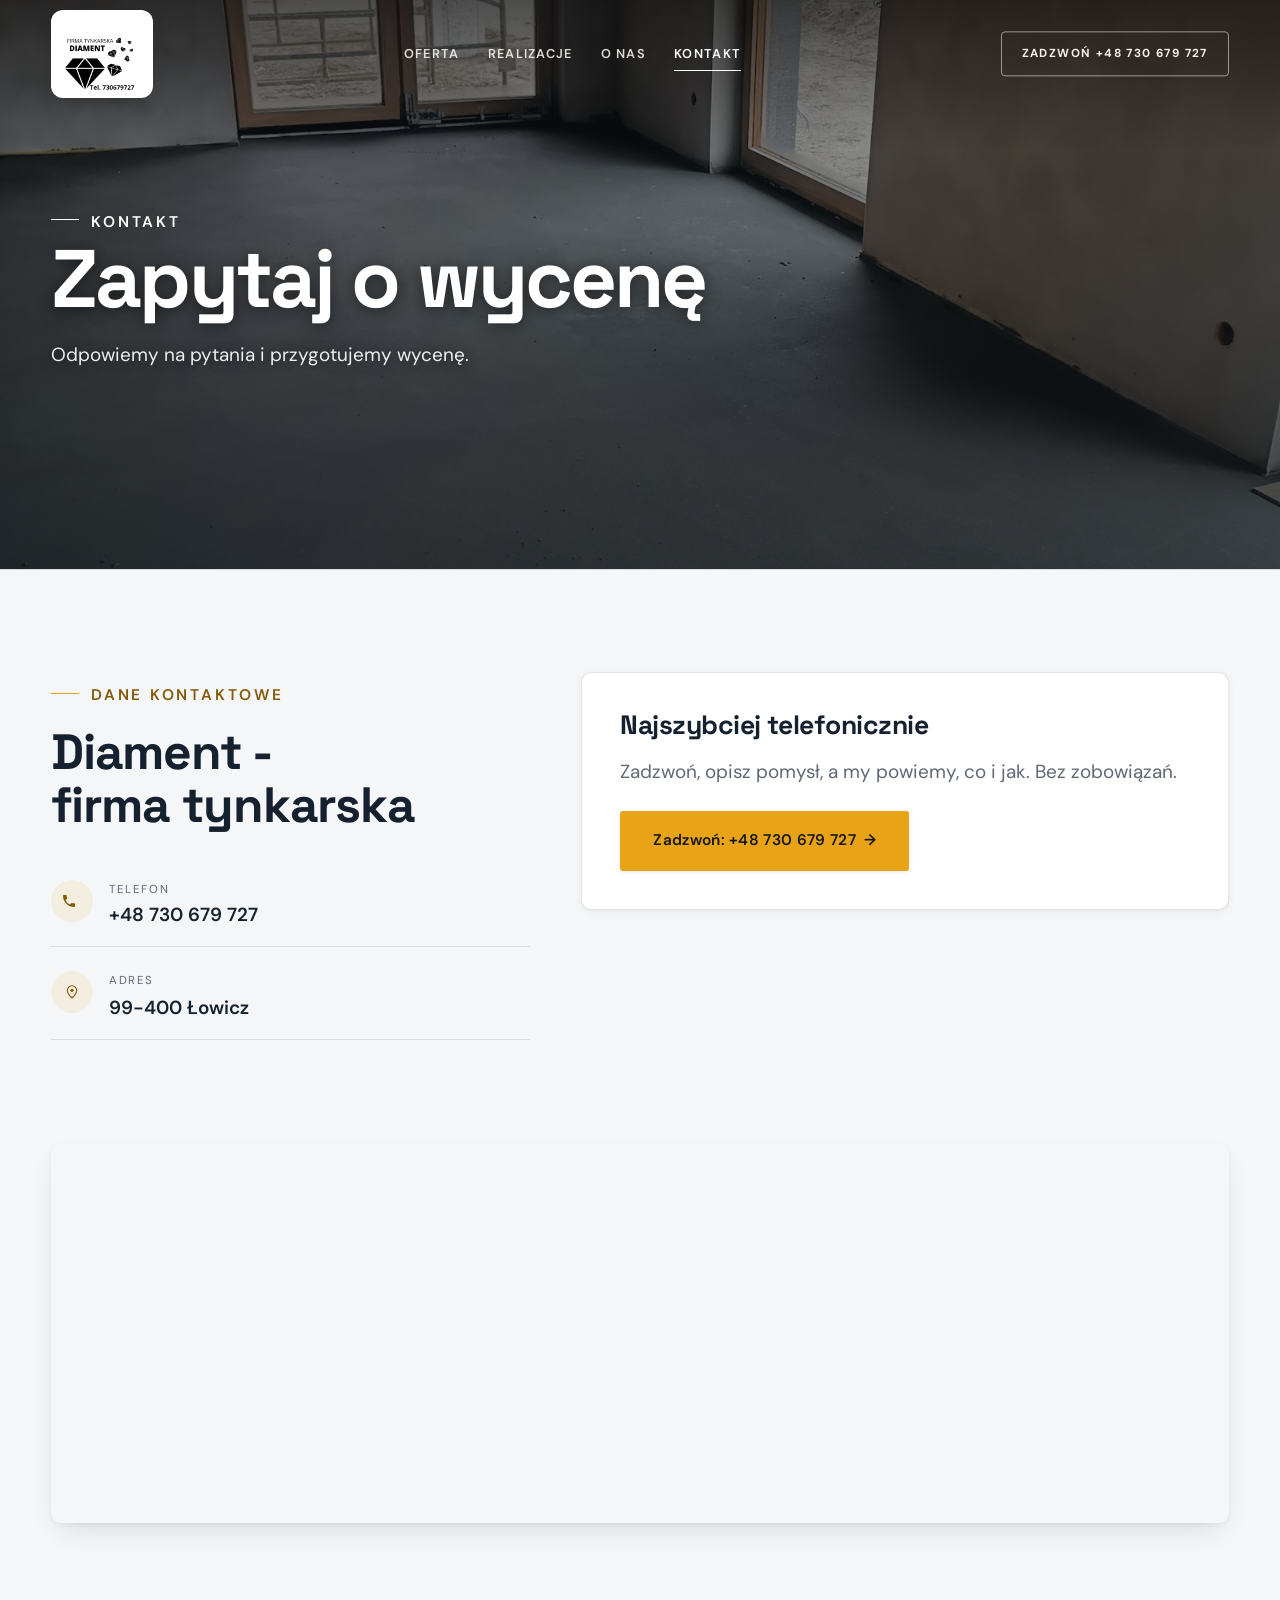
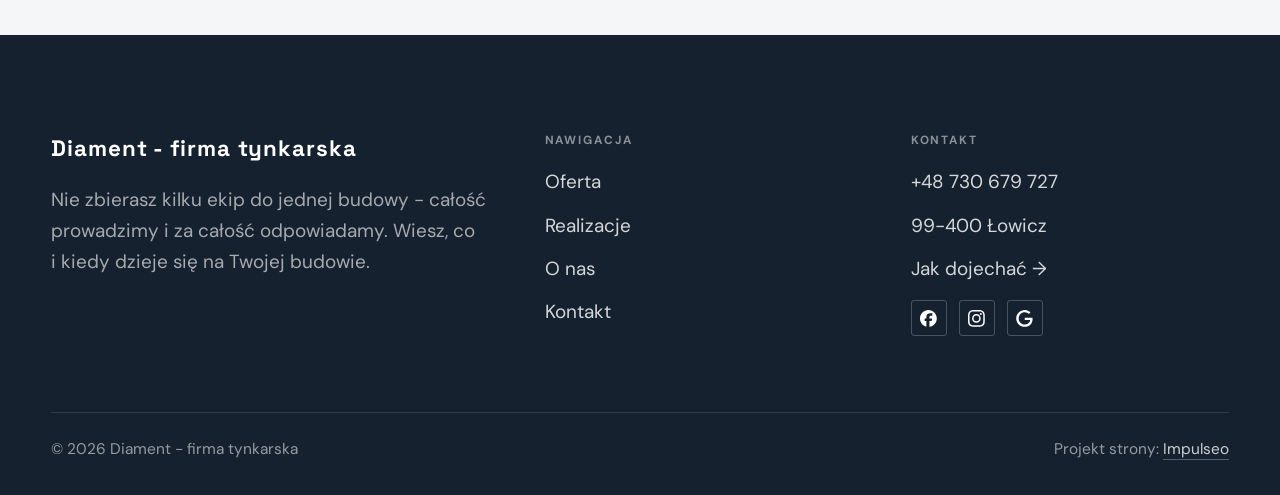
<file: kontakt.html>
<!DOCTYPE html>
<html lang="pl">
<head>
<meta charset="UTF-8">
<meta name="viewport" content="width=device-width, initial-scale=1.0">
<title>Kontakt - Diament - firma tynkarska</title>
<meta name="description" content="Kontakt Diament - firma tynkarska - 99-400 Łowicz">
<link rel="canonical" href="https://kris20032.github.io/diament-firma-tynkarska/kontakt.html">
<meta name="robots" content="noindex, nofollow">
<meta property="og:type" content="website">
<meta property="og:locale" content="pl_PL">
<meta property="og:site_name" content="Diament - firma tynkarska">
<meta property="og:title" content="Kontakt - Diament - firma tynkarska">
<meta property="og:description" content="Kontakt Diament - firma tynkarska - 99-400 Łowicz">
<meta property="og:url" content="https://kris20032.github.io/diament-firma-tynkarska/kontakt.html">
<meta property="og:image" content="https://kris20032.github.io/diament-firma-tynkarska/img/og.jpg">
<meta property="og:image:width" content="1200">
<meta property="og:image:height" content="630">
<meta name="twitter:card" content="summary_large_image">
<link rel="preconnect" href="https://fonts.googleapis.com">
<link rel="preconnect" href="https://fonts.gstatic.com" crossorigin>
<link href="https://fonts.googleapis.com/css2?family=Space+Grotesk:wght@500;600;700&family=DM+Sans:opsz,wght@9..40,400;9..40,500;9..40,600&display=swap" rel="stylesheet">
<link rel="stylesheet" href="assets/styles.css?v=fb93f162">
</head>
<body>

<header class="nav">
  <div class="wrap nav-inner">
    <a class="brand brand-has-logo" href="index.html"><img class="brand-logo" src="img/logo.jpg" alt="Diament - firma tynkarska" width="500" height="500" decoding="async"></a>
    <nav class="nav-links">
      <a href="oferta.html">Oferta</a>
      <a href="realizacje.html">Realizacje</a>
      <a href="o-nas.html">O nas</a>
      <a href="kontakt.html" class="active" aria-current="page">Kontakt</a>
      <a href="tel:+48730679727" class="btn btn-accent">Zadzwoń +48 730 679 727</a>
    </nav>
    <button class="nav-toggle" aria-label="Menu"><span></span><span></span><span></span></button>
  </div>
</header>

<main>
<section class="pagehead">
  <img src="img/g2.jpg" alt="Diament - firma tynkarska - Zapytaj o wycenę" width="1600" height="900" decoding="async">
  <div class="wrap">
    <span class="eyebrow">Kontakt</span>
    <h1>Zapytaj o wycenę</h1>
    <p>Odpowiemy na pytania i przygotujemy wycenę.</p>
  </div>
</section>
<section>
  <div class="wrap contact-grid">
    <div class="reveal">
      <span class="eyebrow">Dane kontaktowe</span>
      <h2 style="margin:var(--space-4) 0 var(--space-6)">Diament - firma tynkarska</h2>
      <div class="info-list">
        <div class="info-row"><div class="ic"><svg class="ico-tel" width="16" height="16" viewBox="0 0 24 24" fill="none" aria-hidden="true"><path d="M6.6 10.8a15.5 15.5 0 0 0 6.6 6.6l2.2-2.2a1 1 0 0 1 1-.24 11.4 11.4 0 0 0 3.6.58 1 1 0 0 1 1 1V20a1 1 0 0 1-1 1A17 17 0 0 1 3 4a1 1 0 0 1 1-1h3.5a1 1 0 0 1 1 1c0 1.25.2 2.46.58 3.6a1 1 0 0 1-.25 1l-2.23 2.2Z" fill="currentColor"/></svg></div><div><div class="lbl">Telefon</div><a class="val" href="tel:+48730679727">+48 730 679 727</a></div></div>
        <div class="info-row"><div class="ic"><svg class="ico-pin" width="16" height="16" viewBox="0 0 24 24" fill="none" aria-hidden="true"><path d="M12 21s7-6.1 7-11.5A7 7 0 0 0 5 9.5C5 14.9 12 21 12 21Z" stroke="currentColor" stroke-width="1.6" fill="none"/><circle cx="12" cy="9.5" r="2.4" fill="currentColor"/></svg></div><div><div class="lbl">Adres</div><div class="val">99-400 Łowicz</div></div></div>
      </div>
    </div>
    <div class="reveal">
      <div class="form">
        <h3 style="margin-bottom:var(--space-4)">Najszybciej telefonicznie</h3>
        <p class="muted" style="margin-bottom:var(--space-5)">Zadzwoń, opisz pomysł, a my powiemy, co i jak. Bez zobowiązań.</p>
        <a href="tel:+48730679727" class="btn btn-accent" style="justify-content:center">Zadzwoń: +48 730 679 727 <span class="arr">→</span></a>
      </div>
    </div>
  </div>
</section>
<section style="padding-top:0">
  <div class="wrap reveal">
    <iframe class="map" title="Diament - firma tynkarska - Łowicz" src="https://maps.google.com/maps?q=Diament%20-%20firma%20tynkarska%20%C5%81owicz&z=15&output=embed" loading="lazy" referrerpolicy="no-referrer-when-downgrade"></iframe>
  </div>
</section>
</main>

<footer>
  <div class="wrap">
    <div class="foot-grid">
      <div class="foot-brand">
        <div class="name">Diament - firma tynkarska</div>
        <p>Nie zbierasz kilku ekip do jednej budowy - całość prowadzimy i za całość odpowiadamy. Wiesz, co i kiedy dzieje się na Twojej budowie.</p>
      </div>
      <div class="foot-col">
        <h4>Nawigacja</h4>
        <a href="oferta.html">Oferta</a>
        <a href="realizacje.html">Realizacje</a>
        <a href="o-nas.html">O nas</a>
        <a href="kontakt.html">Kontakt</a>
      </div>
      <div class="foot-col">
        <h4>Kontakt</h4>
        <a href="tel:+48730679727">+48 730 679 727</a>
        <p>99-400 Łowicz</p>
        <a href="https://www.google.com/maps?cid=15870547516693734465" target="_blank" rel="noopener">Jak dojechać →</a>
      <div class="foot-soc">
        <a class="soc" href="https://www.facebook.com/p/Diament-firma-tynkarska-100076384202896/" target="_blank" rel="noopener" aria-label="Facebook - Diament - firma tynkarska"><svg viewBox="0 0 24 24" aria-hidden="true" focusable="false"><path d="M9.101 23.691v-7.98H6.627v-3.667h2.474v-1.58c0-4.085 1.848-5.978 5.858-5.978.401 0 .955.042 1.468.103a8.68 8.68 0 0 1 1.141.195v3.325a8.623 8.623 0 0 0-.653-.036 26.805 26.805 0 0 0-.733-.009c-.707 0-1.259.096-1.675.309a1.686 1.686 0 0 0-.679.622c-.258.42-.374.995-.374 1.752v1.297h3.919l-.386 2.103-.287 1.564h-3.246v8.245C19.396 23.238 24 18.179 24 12.044c0-6.627-5.373-12-12-12s-12 5.373-12 12c0 5.628 3.874 10.35 9.101 11.647Z" fill="currentColor"/></svg></a>
        <a class="soc" href="https://www.instagram.com/firma.tynkarska.diament/" target="_blank" rel="noopener" aria-label="Instagram - Diament - firma tynkarska"><svg viewBox="0 0 24 24" aria-hidden="true" focusable="false"><path d="M7.0301.084c-1.2768.0602-2.1487.264-2.911.5634-.7888.3075-1.4575.72-2.1228 1.3877-.6652.6677-1.075 1.3368-1.3802 2.127-.2954.7638-.4956 1.6365-.552 2.914-.0564 1.2775-.0689 1.6882-.0626 4.947.0062 3.2586.0206 3.6671.0825 4.9473.061 1.2765.264 2.1482.5635 2.9107.308.7889.72 1.4573 1.388 2.1228.6679.6655 1.3365 1.0743 2.1285 1.38.7632.295 1.6361.4961 2.9134.552 1.2773.056 1.6884.069 4.9462.0627 3.2578-.0062 3.668-.0207 4.9478-.0814 1.28-.0607 2.147-.2652 2.9098-.5633.7889-.3086 1.4578-.72 2.1228-1.3881.665-.6682 1.0745-1.3378 1.3795-2.1284.2957-.7632.4966-1.636.552-2.9124.056-1.2809.0692-1.6898.063-4.948-.0063-3.2583-.021-3.6668-.0817-4.9465-.0607-1.2797-.264-2.1487-.5633-2.9117-.3084-.7889-.72-1.4568-1.3876-2.1228C21.2982 1.33 20.628.9208 19.8378.6165 19.074.321 18.2017.1197 16.9244.0645 15.6471.0093 15.236-.005 11.977.0014 8.718.0076 8.31.0215 7.0301.0839m.1402 21.6932c-1.17-.0509-1.8053-.2453-2.2287-.408-.5606-.216-.96-.4771-1.3819-.895-.422-.4178-.6811-.8186-.9-1.378-.1644-.4234-.3624-1.058-.4171-2.228-.0595-1.2645-.072-1.6442-.079-4.848-.007-3.2037.0053-3.583.0607-4.848.05-1.169.2456-1.805.408-2.2282.216-.5613.4762-.96.895-1.3816.4188-.4217.8184-.6814 1.3783-.9003.423-.1651 1.0575-.3614 2.227-.4171 1.2655-.06 1.6447-.072 4.848-.079 3.2033-.007 3.5835.005 4.8495.0608 1.169.0508 1.8053.2445 2.228.408.5608.216.96.4754 1.3816.895.4217.4194.6816.8176.9005 1.3787.1653.4217.3617 1.056.4169 2.2263.0602 1.2655.0739 1.645.0796 4.848.0058 3.203-.0055 3.5834-.061 4.848-.051 1.17-.245 1.8055-.408 2.2294-.216.5604-.4763.96-.8954 1.3814-.419.4215-.8181.6811-1.3783.9-.4224.1649-1.0577.3617-2.2262.4174-1.2656.0595-1.6448.072-4.8493.079-3.2045.007-3.5825-.006-4.848-.0608M16.953 5.5864A1.44 1.44 0 1 0 18.39 4.144a1.44 1.44 0 0 0-1.437 1.4424M5.8385 12.012c.0067 3.4032 2.7706 6.1557 6.173 6.1493 3.4026-.0065 6.157-2.7701 6.1506-6.1733-.0065-3.4032-2.771-6.1565-6.174-6.1498-3.403.0067-6.156 2.771-6.1496 6.1738M8 12.0077a4 4 0 1 1 4.008 3.9921A3.9996 3.9996 0 0 1 8 12.0077" fill="currentColor"/></svg></a>
        <a class="soc" href="https://www.google.com/maps?cid=15870547516693734465" target="_blank" rel="noopener" aria-label="Google - Diament - firma tynkarska"><svg viewBox="0 0 24 24" aria-hidden="true" focusable="false"><path d="M12.48 10.92v3.28h7.84c-.24 1.84-.853 3.187-1.787 4.133-1.147 1.147-2.933 2.4-6.053 2.4-4.827 0-8.6-3.893-8.6-8.72s3.773-8.72 8.6-8.72c2.6 0 4.507 1.027 5.907 2.347l2.307-2.307C18.747 1.44 16.133 0 12.48 0 5.867 0 .307 5.387.307 12s5.56 12 12.173 12c3.573 0 6.267-1.173 8.373-3.36 2.16-2.16 2.84-5.213 2.84-7.667 0-.76-.053-1.467-.173-2.053H12.48z" fill="currentColor"/></svg></a>
      </div>
      </div>
    </div>
    <div class="foot-bot">
      <span>© 2026 Diament - firma tynkarska</span>
      <span>Projekt strony: <a class="foot-credit" href="https://impulseo.pl" target="_blank" rel="noopener">Impulseo</a></span>
    </div>
  </div>
</footer>
<div class="sticky-call"><a class="sc-call" href="tel:+48730679727"><svg class="ico-tel" width="16" height="16" viewBox="0 0 24 24" fill="none" aria-hidden="true"><path d="M6.6 10.8a15.5 15.5 0 0 0 6.6 6.6l2.2-2.2a1 1 0 0 1 1-.24 11.4 11.4 0 0 0 3.6.58 1 1 0 0 1 1 1V20a1 1 0 0 1-1 1A17 17 0 0 1 3 4a1 1 0 0 1 1-1h3.5a1 1 0 0 1 1 1c0 1.25.2 2.46.58 3.6a1 1 0 0 1-.25 1l-2.23 2.2Z" fill="currentColor"/></svg> Zadzwoń</a><a class="sc-quote" href="kontakt.html">Bezpłatna wycena</a></div>
<div class="demo-wazne" data-do="2026-08-25" data-cykl="3" hidden><svg class="dw-ico" width="13" height="13" viewBox="0 0 24 24" fill="none" aria-hidden="true"><circle cx="12" cy="12" r="8.6" stroke="currentColor" stroke-width="1.8"/><path d="M12 7.2V12l3.3 2" stroke="currentColor" stroke-width="1.8" stroke-linecap="round"/></svg><span class="dw-txt"></span></div>

<script src="assets/main.js"></script>
</body>
</html>
</file>
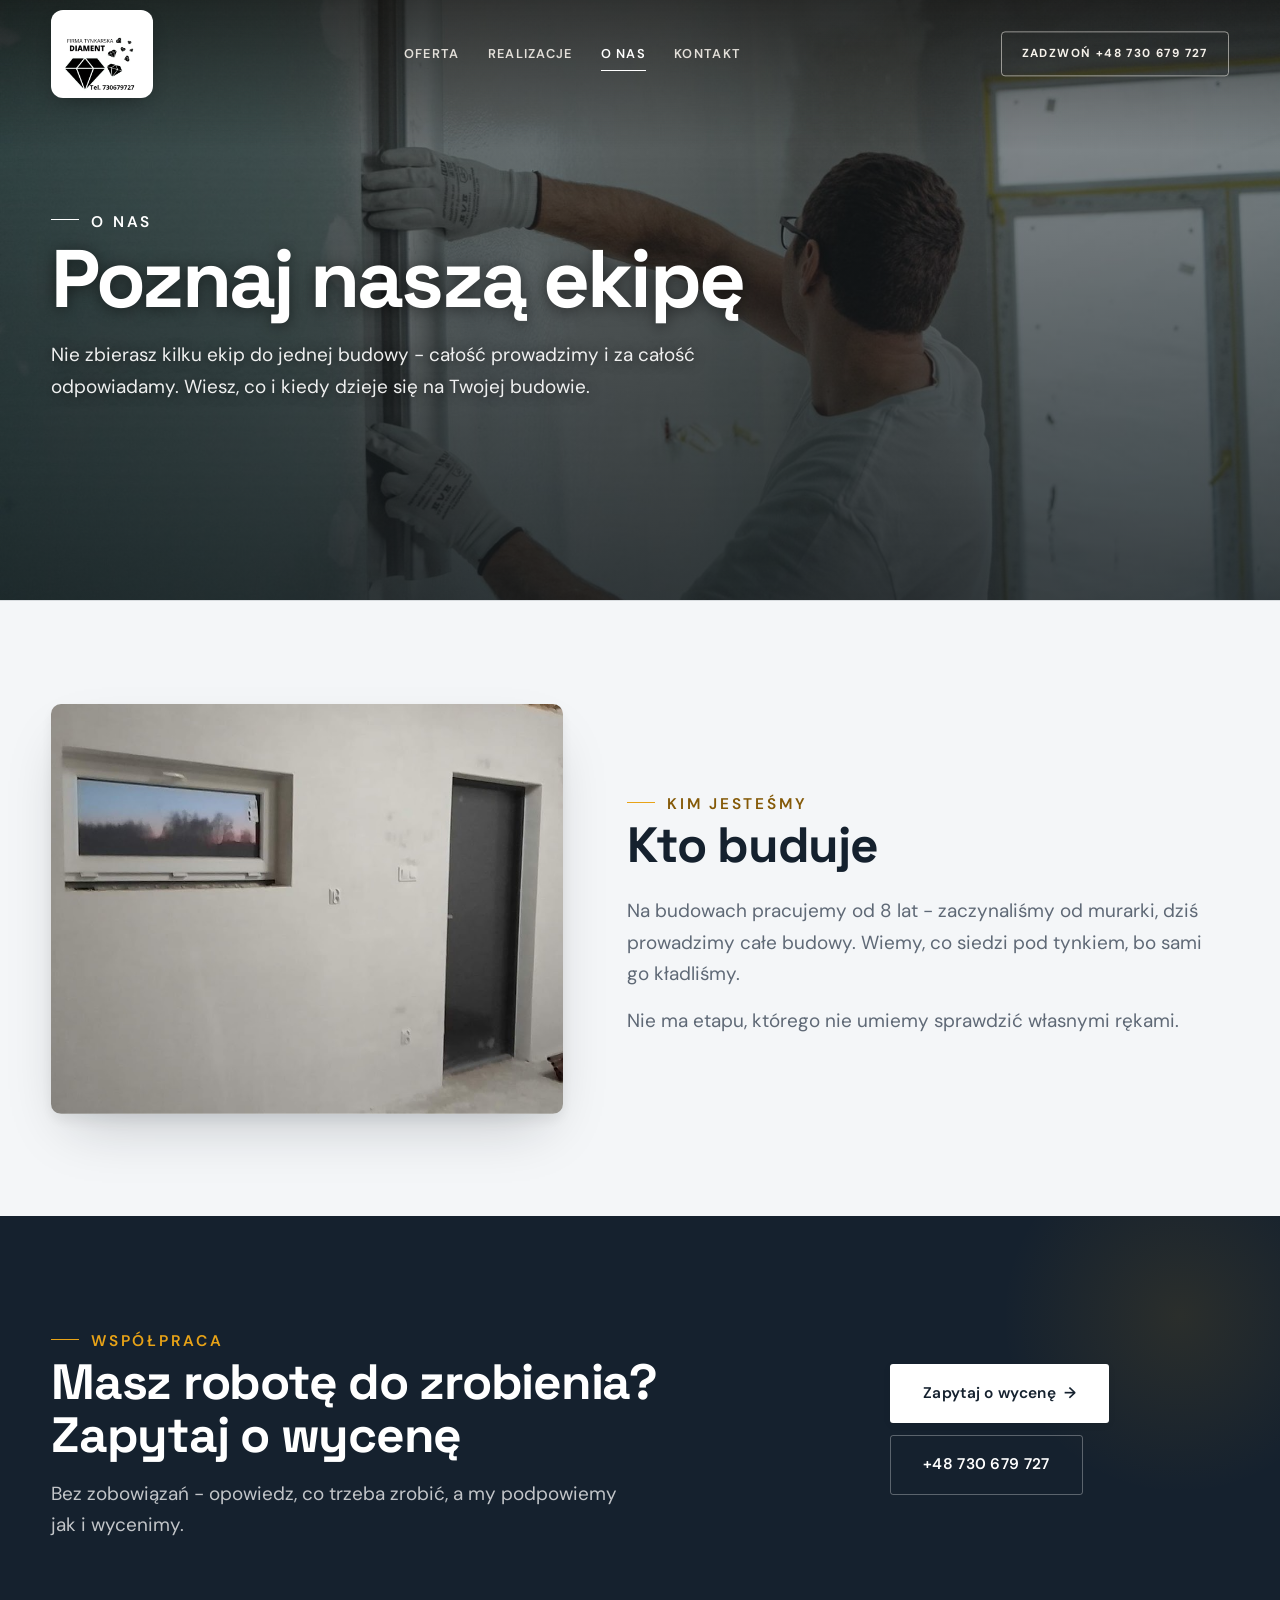
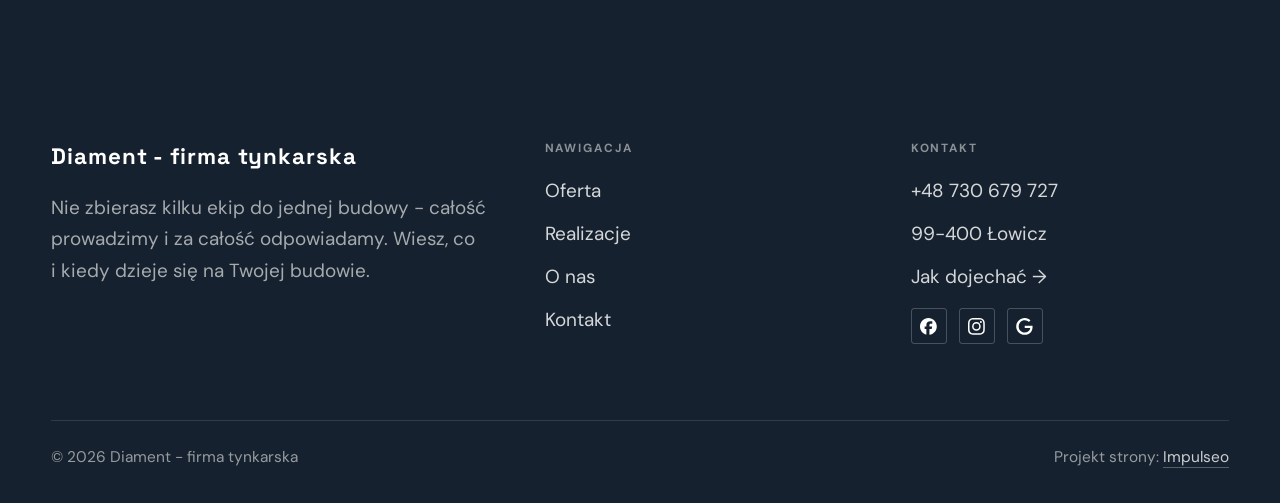
<file: o-nas.html>
<!DOCTYPE html>
<html lang="pl">
<head>
<meta charset="UTF-8">
<meta name="viewport" content="width=device-width, initial-scale=1.0">
<title>O nas - Diament - firma tynkarska</title>
<meta name="description" content="Firma budowlana w Łowiczu: budowa domów, stany surowe, remonty, wykończenia, elewacje. Kosztorys i termin na piśmie przed robotą. Zadzwoń: 730 679 727.">
<link rel="canonical" href="https://kris20032.github.io/diament-firma-tynkarska/o-nas.html">
<meta name="robots" content="noindex, nofollow">
<meta property="og:type" content="website">
<meta property="og:locale" content="pl_PL">
<meta property="og:site_name" content="Diament - firma tynkarska">
<meta property="og:title" content="O nas - Diament - firma tynkarska">
<meta property="og:description" content="Firma budowlana w Łowiczu: budowa domów, stany surowe, remonty, wykończenia, elewacje. Kosztorys i termin na piśmie przed robotą. Zadzwoń: 730 679 727.">
<meta property="og:url" content="https://kris20032.github.io/diament-firma-tynkarska/o-nas.html">
<meta property="og:image" content="https://kris20032.github.io/diament-firma-tynkarska/img/og.jpg">
<meta property="og:image:width" content="1200">
<meta property="og:image:height" content="630">
<meta name="twitter:card" content="summary_large_image">
<link rel="preconnect" href="https://fonts.googleapis.com">
<link rel="preconnect" href="https://fonts.gstatic.com" crossorigin>
<link href="https://fonts.googleapis.com/css2?family=Space+Grotesk:wght@500;600;700&family=DM+Sans:opsz,wght@9..40,400;9..40,500;9..40,600&display=swap" rel="stylesheet">
<link rel="stylesheet" href="assets/styles.css?v=fb93f162">
</head>
<body>

<header class="nav">
  <div class="wrap nav-inner">
    <a class="brand brand-has-logo" href="index.html"><img class="brand-logo" src="img/logo.jpg" alt="Diament - firma tynkarska" width="500" height="500" decoding="async"></a>
    <nav class="nav-links">
      <a href="oferta.html">Oferta</a>
      <a href="realizacje.html">Realizacje</a>
      <a href="o-nas.html" class="active" aria-current="page">O nas</a>
      <a href="kontakt.html">Kontakt</a>
      <a href="tel:+48730679727" class="btn btn-accent">Zadzwoń +48 730 679 727</a>
    </nav>
    <button class="nav-toggle" aria-label="Menu"><span></span><span></span><span></span></button>
  </div>
</header>

<main>
<section class="pagehead">
  <img src="img/g14.jpg" alt="Diament - firma tynkarska - Poznaj naszą ekipę" width="1600" height="1066" decoding="async">
  <div class="wrap">
    <span class="eyebrow">O nas</span>
    <h1>Poznaj naszą ekipę</h1>
    <p>Nie zbierasz kilku ekip do jednej budowy - całość prowadzimy i za całość odpowiadamy. Wiesz, co i kiedy dzieje się na Twojej budowie.</p>
  </div>
</section>
<section>
  <div class="wrap split">
    <div class="split-art reveal"><img src="img/g1.jpg" alt="Diament - firma tynkarska" loading="lazy" width="1600" height="784" decoding="async"></div>
    <div class="split-copy reveal">
      <span class="eyebrow">Kim jesteśmy</span>
      <h2>Kto buduje</h2>
      <p class="muted">Na budowach pracujemy od 8 lat - zaczynaliśmy od murarki, dziś prowadzimy całe budowy. Wiemy, co siedzi pod tynkiem, bo sami go kładliśmy.</p>
      <p class="muted">Nie ma etapu, którego nie umiemy sprawdzić własnymi rękami.</p>
    </div>
  </div>
</section>


<section class="cta">
  <div class="wrap">
    <div class="reveal">
      <span class="eyebrow">Współpraca</span>
      <h2>Masz robotę do zrobienia? Zapytaj o wycenę</h2>
      <p>Bez zobowiązań - opowiedz, co trzeba zrobić, a my podpowiemy jak i wycenimy.</p>
    </div>
    <div class="cta-actions reveal">
      <a href="kontakt.html" class="btn btn-light">Zapytaj o wycenę <span class="arr">→</span></a>
      <a href="tel:+48730679727" class="btn btn-ghost btn-ghost-cta">+48 730 679 727</a>
    </div>
  </div>
</section>
</main>

<footer>
  <div class="wrap">
    <div class="foot-grid">
      <div class="foot-brand">
        <div class="name">Diament - firma tynkarska</div>
        <p>Nie zbierasz kilku ekip do jednej budowy - całość prowadzimy i za całość odpowiadamy. Wiesz, co i kiedy dzieje się na Twojej budowie.</p>
      </div>
      <div class="foot-col">
        <h4>Nawigacja</h4>
        <a href="oferta.html">Oferta</a>
        <a href="realizacje.html">Realizacje</a>
        <a href="o-nas.html">O nas</a>
        <a href="kontakt.html">Kontakt</a>
      </div>
      <div class="foot-col">
        <h4>Kontakt</h4>
        <a href="tel:+48730679727">+48 730 679 727</a>
        <p>99-400 Łowicz</p>
        <a href="https://www.google.com/maps?cid=15870547516693734465" target="_blank" rel="noopener">Jak dojechać →</a>
      <div class="foot-soc">
        <a class="soc" href="https://www.facebook.com/p/Diament-firma-tynkarska-100076384202896/" target="_blank" rel="noopener" aria-label="Facebook - Diament - firma tynkarska"><svg viewBox="0 0 24 24" aria-hidden="true" focusable="false"><path d="M9.101 23.691v-7.98H6.627v-3.667h2.474v-1.58c0-4.085 1.848-5.978 5.858-5.978.401 0 .955.042 1.468.103a8.68 8.68 0 0 1 1.141.195v3.325a8.623 8.623 0 0 0-.653-.036 26.805 26.805 0 0 0-.733-.009c-.707 0-1.259.096-1.675.309a1.686 1.686 0 0 0-.679.622c-.258.42-.374.995-.374 1.752v1.297h3.919l-.386 2.103-.287 1.564h-3.246v8.245C19.396 23.238 24 18.179 24 12.044c0-6.627-5.373-12-12-12s-12 5.373-12 12c0 5.628 3.874 10.35 9.101 11.647Z" fill="currentColor"/></svg></a>
        <a class="soc" href="https://www.instagram.com/firma.tynkarska.diament/" target="_blank" rel="noopener" aria-label="Instagram - Diament - firma tynkarska"><svg viewBox="0 0 24 24" aria-hidden="true" focusable="false"><path d="M7.0301.084c-1.2768.0602-2.1487.264-2.911.5634-.7888.3075-1.4575.72-2.1228 1.3877-.6652.6677-1.075 1.3368-1.3802 2.127-.2954.7638-.4956 1.6365-.552 2.914-.0564 1.2775-.0689 1.6882-.0626 4.947.0062 3.2586.0206 3.6671.0825 4.9473.061 1.2765.264 2.1482.5635 2.9107.308.7889.72 1.4573 1.388 2.1228.6679.6655 1.3365 1.0743 2.1285 1.38.7632.295 1.6361.4961 2.9134.552 1.2773.056 1.6884.069 4.9462.0627 3.2578-.0062 3.668-.0207 4.9478-.0814 1.28-.0607 2.147-.2652 2.9098-.5633.7889-.3086 1.4578-.72 2.1228-1.3881.665-.6682 1.0745-1.3378 1.3795-2.1284.2957-.7632.4966-1.636.552-2.9124.056-1.2809.0692-1.6898.063-4.948-.0063-3.2583-.021-3.6668-.0817-4.9465-.0607-1.2797-.264-2.1487-.5633-2.9117-.3084-.7889-.72-1.4568-1.3876-2.1228C21.2982 1.33 20.628.9208 19.8378.6165 19.074.321 18.2017.1197 16.9244.0645 15.6471.0093 15.236-.005 11.977.0014 8.718.0076 8.31.0215 7.0301.0839m.1402 21.6932c-1.17-.0509-1.8053-.2453-2.2287-.408-.5606-.216-.96-.4771-1.3819-.895-.422-.4178-.6811-.8186-.9-1.378-.1644-.4234-.3624-1.058-.4171-2.228-.0595-1.2645-.072-1.6442-.079-4.848-.007-3.2037.0053-3.583.0607-4.848.05-1.169.2456-1.805.408-2.2282.216-.5613.4762-.96.895-1.3816.4188-.4217.8184-.6814 1.3783-.9003.423-.1651 1.0575-.3614 2.227-.4171 1.2655-.06 1.6447-.072 4.848-.079 3.2033-.007 3.5835.005 4.8495.0608 1.169.0508 1.8053.2445 2.228.408.5608.216.96.4754 1.3816.895.4217.4194.6816.8176.9005 1.3787.1653.4217.3617 1.056.4169 2.2263.0602 1.2655.0739 1.645.0796 4.848.0058 3.203-.0055 3.5834-.061 4.848-.051 1.17-.245 1.8055-.408 2.2294-.216.5604-.4763.96-.8954 1.3814-.419.4215-.8181.6811-1.3783.9-.4224.1649-1.0577.3617-2.2262.4174-1.2656.0595-1.6448.072-4.8493.079-3.2045.007-3.5825-.006-4.848-.0608M16.953 5.5864A1.44 1.44 0 1 0 18.39 4.144a1.44 1.44 0 0 0-1.437 1.4424M5.8385 12.012c.0067 3.4032 2.7706 6.1557 6.173 6.1493 3.4026-.0065 6.157-2.7701 6.1506-6.1733-.0065-3.4032-2.771-6.1565-6.174-6.1498-3.403.0067-6.156 2.771-6.1496 6.1738M8 12.0077a4 4 0 1 1 4.008 3.9921A3.9996 3.9996 0 0 1 8 12.0077" fill="currentColor"/></svg></a>
        <a class="soc" href="https://www.google.com/maps?cid=15870547516693734465" target="_blank" rel="noopener" aria-label="Google - Diament - firma tynkarska"><svg viewBox="0 0 24 24" aria-hidden="true" focusable="false"><path d="M12.48 10.92v3.28h7.84c-.24 1.84-.853 3.187-1.787 4.133-1.147 1.147-2.933 2.4-6.053 2.4-4.827 0-8.6-3.893-8.6-8.72s3.773-8.72 8.6-8.72c2.6 0 4.507 1.027 5.907 2.347l2.307-2.307C18.747 1.44 16.133 0 12.48 0 5.867 0 .307 5.387.307 12s5.56 12 12.173 12c3.573 0 6.267-1.173 8.373-3.36 2.16-2.16 2.84-5.213 2.84-7.667 0-.76-.053-1.467-.173-2.053H12.48z" fill="currentColor"/></svg></a>
      </div>
      </div>
    </div>
    <div class="foot-bot">
      <span>© 2026 Diament - firma tynkarska</span>
      <span>Projekt strony: <a class="foot-credit" href="https://impulseo.pl" target="_blank" rel="noopener">Impulseo</a></span>
    </div>
  </div>
</footer>
<div class="sticky-call"><a class="sc-call" href="tel:+48730679727"><svg class="ico-tel" width="16" height="16" viewBox="0 0 24 24" fill="none" aria-hidden="true"><path d="M6.6 10.8a15.5 15.5 0 0 0 6.6 6.6l2.2-2.2a1 1 0 0 1 1-.24 11.4 11.4 0 0 0 3.6.58 1 1 0 0 1 1 1V20a1 1 0 0 1-1 1A17 17 0 0 1 3 4a1 1 0 0 1 1-1h3.5a1 1 0 0 1 1 1c0 1.25.2 2.46.58 3.6a1 1 0 0 1-.25 1l-2.23 2.2Z" fill="currentColor"/></svg> Zadzwoń</a><a class="sc-quote" href="kontakt.html">Bezpłatna wycena</a></div>
<div class="demo-wazne" data-do="2026-08-25" data-cykl="3" hidden><svg class="dw-ico" width="13" height="13" viewBox="0 0 24 24" fill="none" aria-hidden="true"><circle cx="12" cy="12" r="8.6" stroke="currentColor" stroke-width="1.8"/><path d="M12 7.2V12l3.3 2" stroke="currentColor" stroke-width="1.8" stroke-linecap="round"/></svg><span class="dw-txt"></span></div>

<script src="assets/main.js"></script>
</body>
</html>
</file>
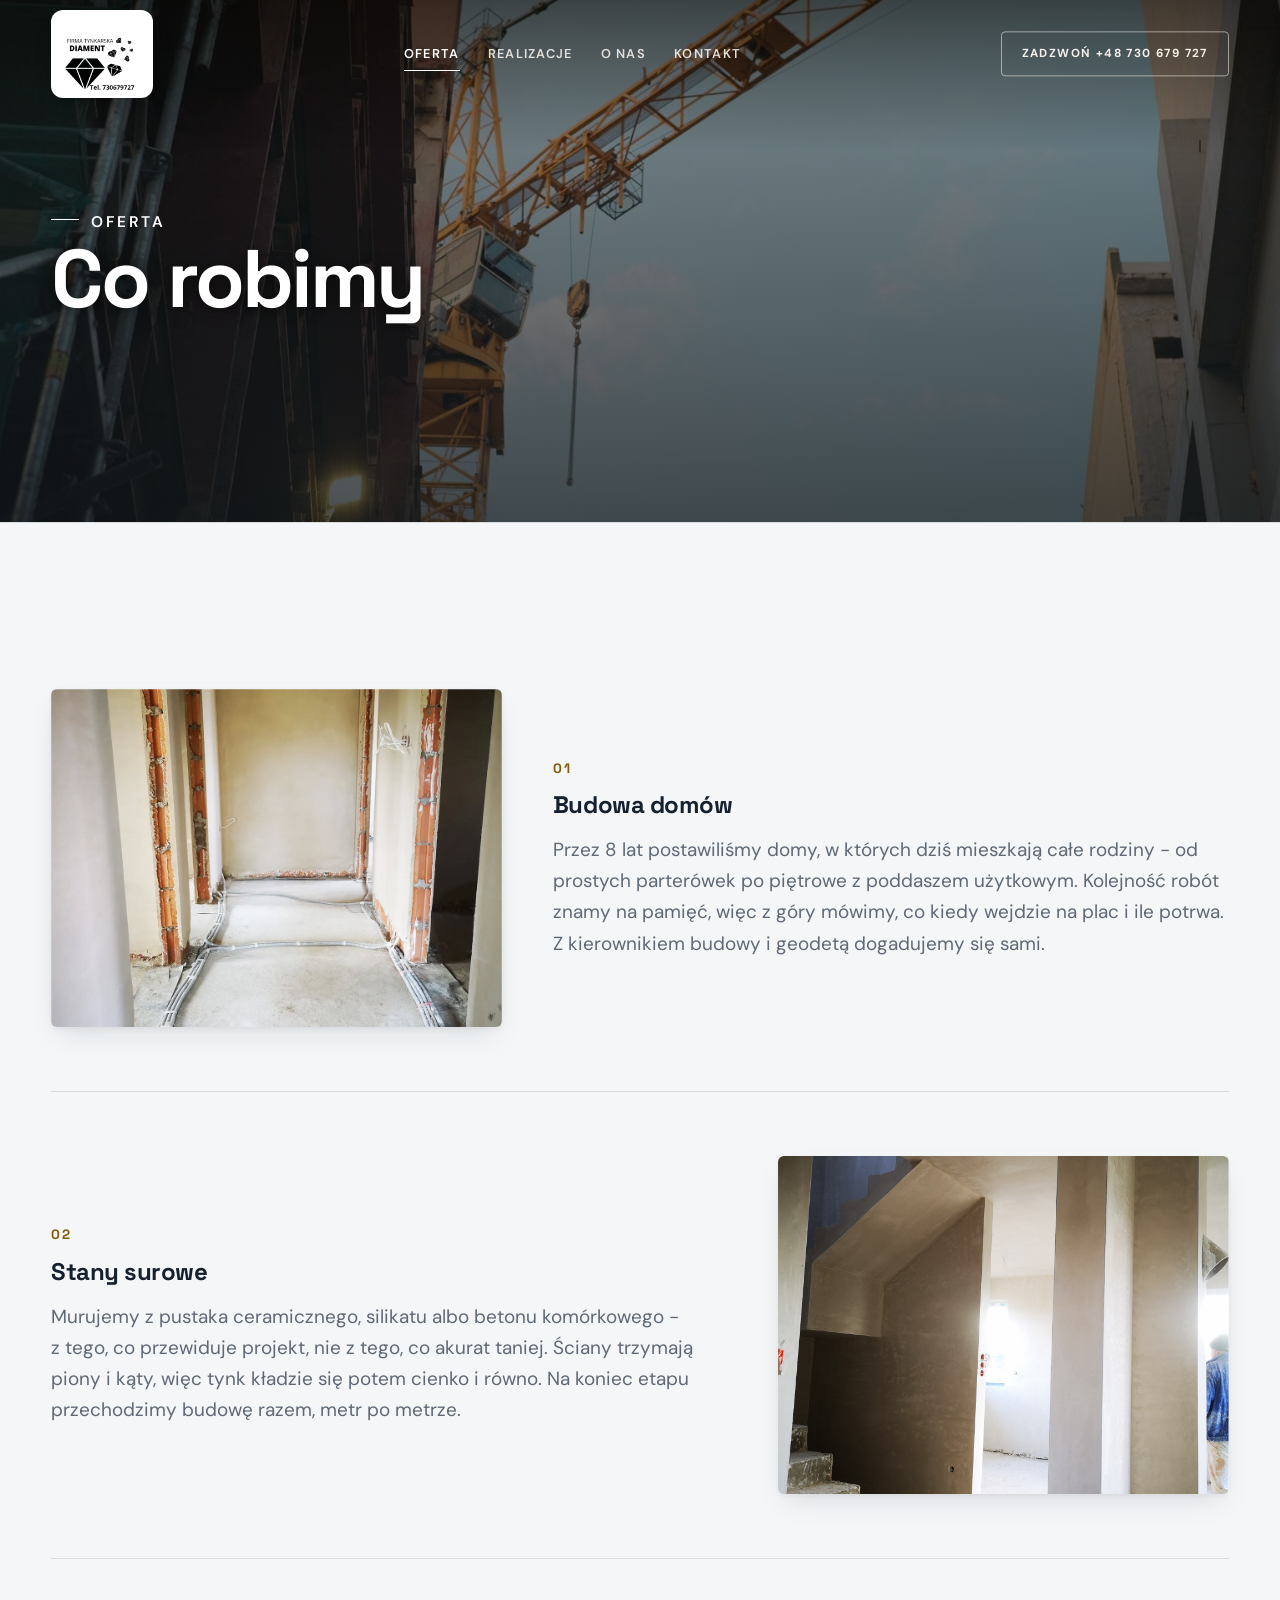
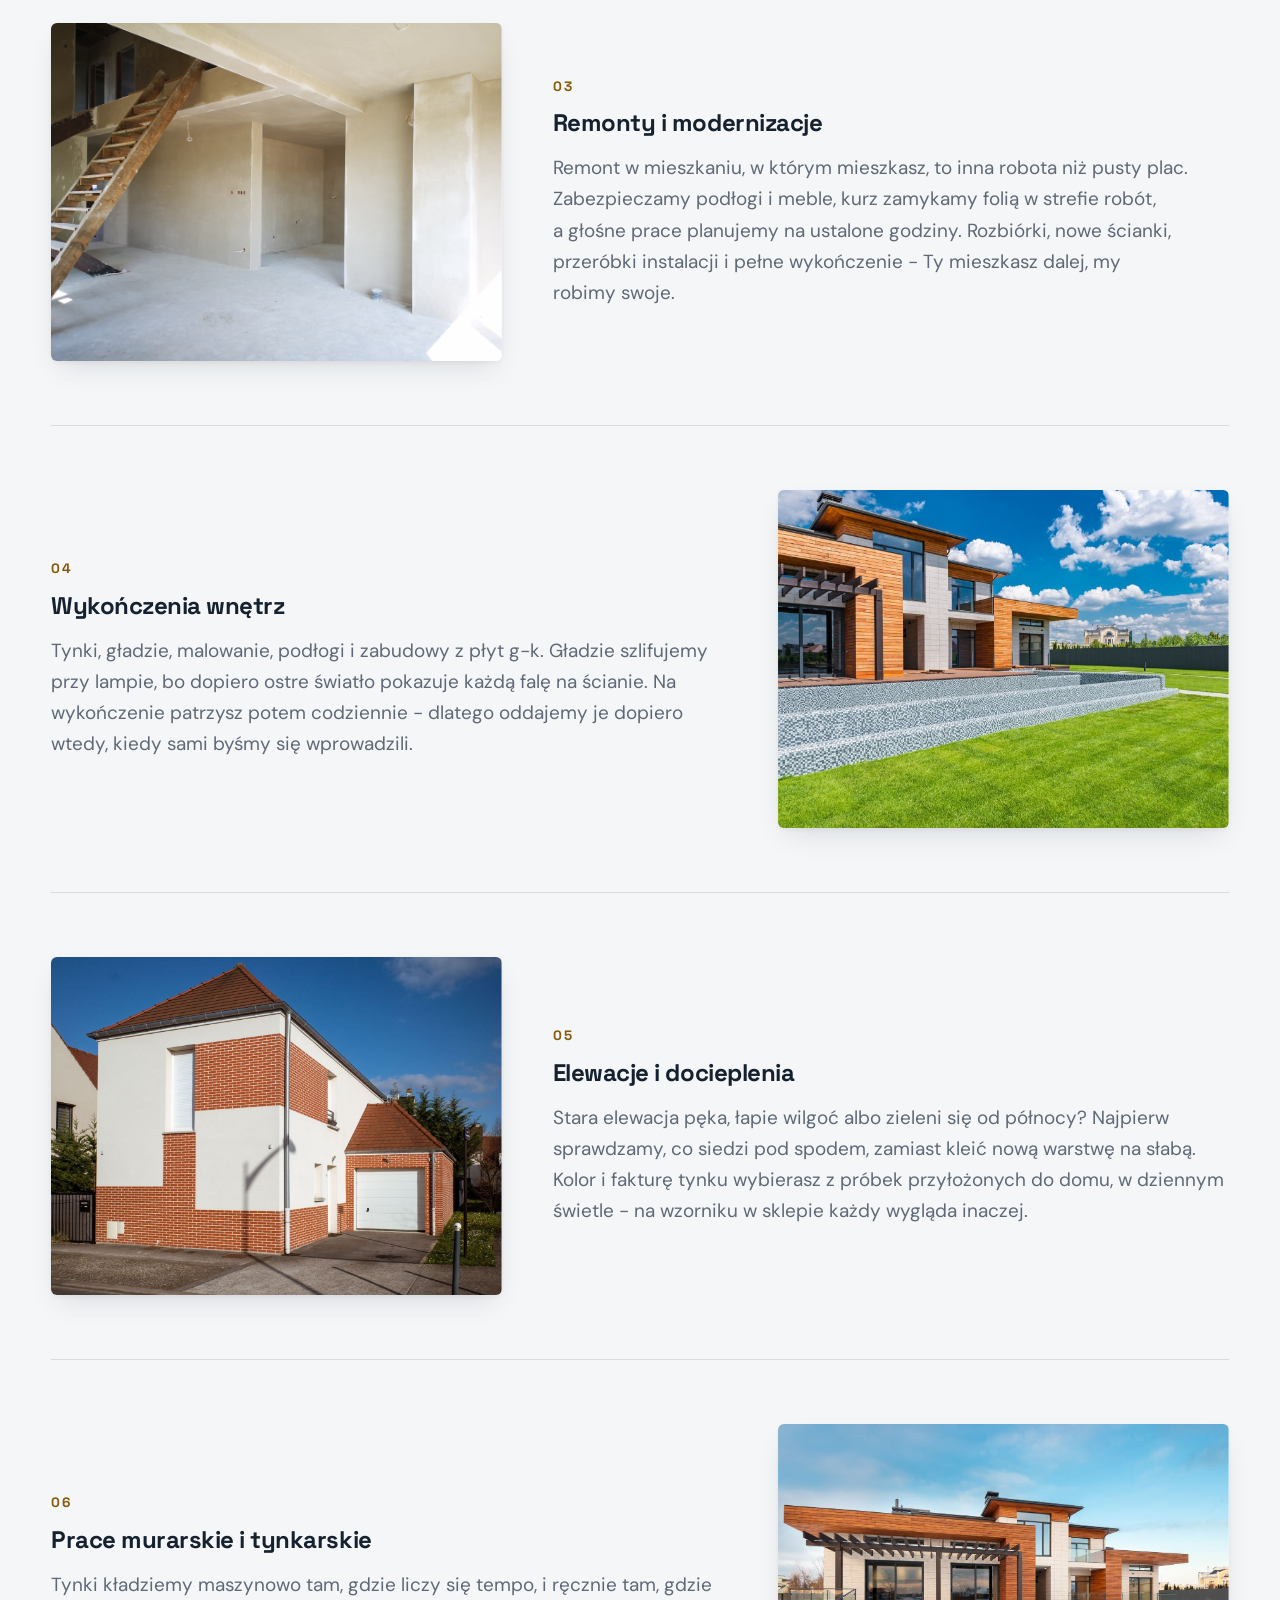
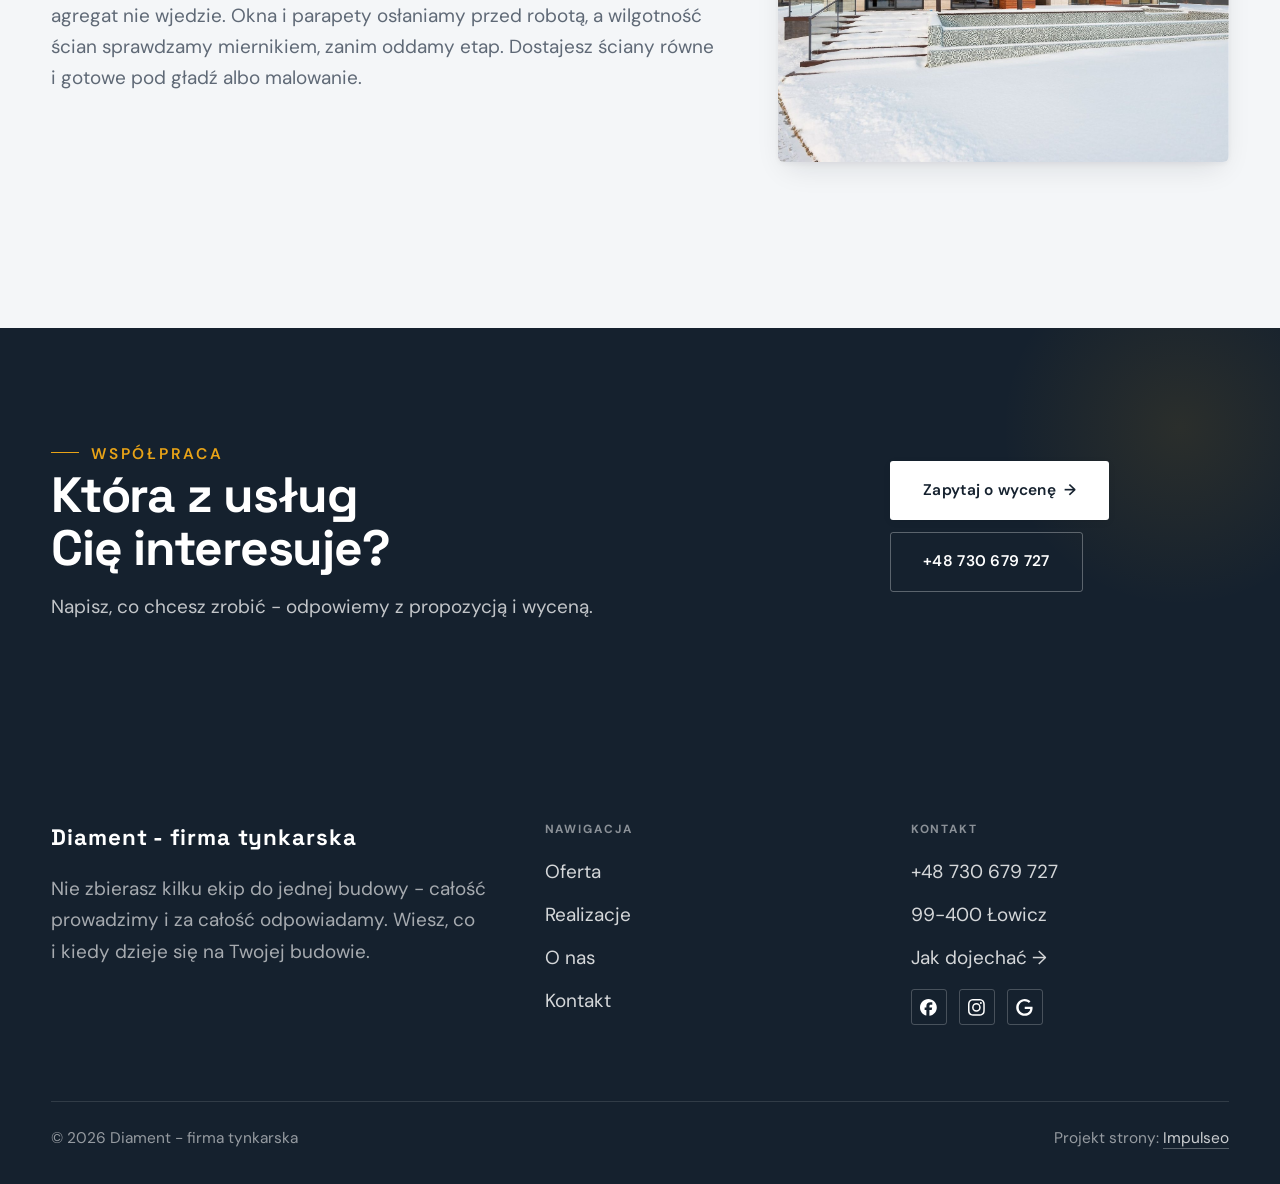
<file: oferta.html>
<!DOCTYPE html>
<html lang="pl">
<head>
<meta charset="UTF-8">
<meta name="viewport" content="width=device-width, initial-scale=1.0">
<title>Oferta - Diament - firma tynkarska</title>
<meta name="description" content="Firma budowlana w Łowiczu: budowa domów, stany surowe, remonty, wykończenia, elewacje. Kosztorys i termin na piśmie przed robotą. Zadzwoń: 730 679 727.">
<link rel="canonical" href="https://kris20032.github.io/diament-firma-tynkarska/oferta.html">
<meta name="robots" content="noindex, nofollow">
<meta property="og:type" content="website">
<meta property="og:locale" content="pl_PL">
<meta property="og:site_name" content="Diament - firma tynkarska">
<meta property="og:title" content="Oferta - Diament - firma tynkarska">
<meta property="og:description" content="Firma budowlana w Łowiczu: budowa domów, stany surowe, remonty, wykończenia, elewacje. Kosztorys i termin na piśmie przed robotą. Zadzwoń: 730 679 727.">
<meta property="og:url" content="https://kris20032.github.io/diament-firma-tynkarska/oferta.html">
<meta property="og:image" content="https://kris20032.github.io/diament-firma-tynkarska/img/og.jpg">
<meta property="og:image:width" content="1200">
<meta property="og:image:height" content="630">
<meta name="twitter:card" content="summary_large_image">
<link rel="preconnect" href="https://fonts.googleapis.com">
<link rel="preconnect" href="https://fonts.gstatic.com" crossorigin>
<link href="https://fonts.googleapis.com/css2?family=Space+Grotesk:wght@500;600;700&family=DM+Sans:opsz,wght@9..40,400;9..40,500;9..40,600&display=swap" rel="stylesheet">
<link rel="stylesheet" href="assets/styles.css?v=fb93f162">
</head>
<body>

<header class="nav">
  <div class="wrap nav-inner">
    <a class="brand brand-has-logo" href="index.html"><img class="brand-logo" src="img/logo.jpg" alt="Diament - firma tynkarska" width="500" height="500" decoding="async"></a>
    <nav class="nav-links">
      <a href="oferta.html" class="active" aria-current="page">Oferta</a>
      <a href="realizacje.html">Realizacje</a>
      <a href="o-nas.html">O nas</a>
      <a href="kontakt.html">Kontakt</a>
      <a href="tel:+48730679727" class="btn btn-accent">Zadzwoń +48 730 679 727</a>
    </nav>
    <button class="nav-toggle" aria-label="Menu"><span></span><span></span><span></span></button>
  </div>
</header>

<main>
<section class="pagehead">
  <img src="img/g13.jpg" alt="Diament - firma tynkarska - Co robimy" width="1600" height="1066" decoding="async">
  <div class="wrap">
    <span class="eyebrow">Oferta</span>
    <h1>Co robimy</h1>
  </div>
</section>
<section>
  <div class="wrap">
    <div class="svc-row reveal">
      <div class="svc-row-art"><img src="img/g8.jpg" alt="Budowa domów" loading="lazy" width="1080" height="1080" decoding="async"></div>
      <div>
        <span class="num">01</span>
        <h3>Budowa domów</h3>
        <p class="muted">Przez 8 lat postawiliśmy domy, w których dziś mieszkają całe rodziny - od prostych parterówek po piętrowe z poddaszem użytkowym. Kolejność robót znamy na pamięć, więc z góry mówimy, co kiedy wejdzie na plac i ile potrwa. Z kierownikiem budowy i geodetą dogadujemy się sami.</p>
      </div>
    </div>
    <div class="svc-row rev reveal">
      <div class="svc-row-art"><img src="img/g9.jpg" alt="Stany surowe" loading="lazy" width="1536" height="2048" decoding="async"></div>
      <div>
        <span class="num">02</span>
        <h3>Stany surowe</h3>
        <p class="muted">Murujemy z pustaka ceramicznego, silikatu albo betonu komórkowego - z tego, co przewiduje projekt, nie z tego, co akurat taniej. Ściany trzymają piony i kąty, więc tynk kładzie się potem cienko i równo. Na koniec etapu przechodzimy budowę razem, metr po metrze.</p>
      </div>
    </div>
    <div class="svc-row reveal">
      <div class="svc-row-art"><img src="img/about.jpg" alt="Remonty i modernizacje" loading="lazy" width="2048" height="1536" decoding="async"></div>
      <div>
        <span class="num">03</span>
        <h3>Remonty i modernizacje</h3>
        <p class="muted">Remont w mieszkaniu, w którym mieszkasz, to inna robota niż pusty plac. Zabezpieczamy podłogi i meble, kurz zamykamy folią w strefie robót, a głośne prace planujemy na ustalone godziny. Rozbiórki, nowe ścianki, przeróbki instalacji i pełne wykończenie - Ty mieszkasz dalej, my robimy swoje.</p>
      </div>
    </div>
    <div class="svc-row rev reveal">
      <div class="svc-row-art"><img src="img/g10.jpg" alt="Wykończenia wnętrz" loading="lazy" width="1600" height="1068" decoding="async"></div>
      <div>
        <span class="num">04</span>
        <h3>Wykończenia wnętrz</h3>
        <p class="muted">Tynki, gładzie, malowanie, podłogi i zabudowy z płyt g-k. Gładzie szlifujemy przy lampie, bo dopiero ostre światło pokazuje każdą falę na ścianie. Na wykończenie patrzysz potem codziennie - dlatego oddajemy je dopiero wtedy, kiedy sami byśmy się wprowadzili.</p>
      </div>
    </div>
    <div class="svc-row reveal">
      <div class="svc-row-art"><img src="img/g11.jpg" alt="Elewacje i docieplenia" loading="lazy" width="1600" height="1066" decoding="async"></div>
      <div>
        <span class="num">05</span>
        <h3>Elewacje i docieplenia</h3>
        <p class="muted">Stara elewacja pęka, łapie wilgoć albo zieleni się od północy? Najpierw sprawdzamy, co siedzi pod spodem, zamiast kleić nową warstwę na słabą. Kolor i fakturę tynku wybierasz z próbek przyłożonych do domu, w dziennym świetle - na wzorniku w sklepie każdy wygląda inaczej.</p>
      </div>
    </div>
    <div class="svc-row rev reveal">
      <div class="svc-row-art"><img src="img/g12.jpg" alt="Prace murarskie i tynkarskie" loading="lazy" width="1600" height="1065" decoding="async"></div>
      <div>
        <span class="num">06</span>
        <h3>Prace murarskie i tynkarskie</h3>
        <p class="muted">Tynki kładziemy maszynowo tam, gdzie liczy się tempo, i ręcznie tam, gdzie agregat nie wjedzie. Okna i parapety osłaniamy przed robotą, a wilgotność ścian sprawdzamy miernikiem, zanim oddamy etap. Dostajesz ściany równe i gotowe pod gładź albo malowanie.</p>
      </div>
    </div>
  </div>
</section>

<section class="cta">
  <div class="wrap">
    <div class="reveal">
      <span class="eyebrow">Współpraca</span>
      <h2>Która z usług Cię interesuje?</h2>
      <p>Napisz, co chcesz zrobić - odpowiemy z propozycją i wyceną.</p>
    </div>
    <div class="cta-actions reveal">
      <a href="kontakt.html" class="btn btn-light">Zapytaj o wycenę <span class="arr">→</span></a>
      <a href="tel:+48730679727" class="btn btn-ghost btn-ghost-cta">+48 730 679 727</a>
    </div>
  </div>
</section>
</main>

<footer>
  <div class="wrap">
    <div class="foot-grid">
      <div class="foot-brand">
        <div class="name">Diament - firma tynkarska</div>
        <p>Nie zbierasz kilku ekip do jednej budowy - całość prowadzimy i za całość odpowiadamy. Wiesz, co i kiedy dzieje się na Twojej budowie.</p>
      </div>
      <div class="foot-col">
        <h4>Nawigacja</h4>
        <a href="oferta.html">Oferta</a>
        <a href="realizacje.html">Realizacje</a>
        <a href="o-nas.html">O nas</a>
        <a href="kontakt.html">Kontakt</a>
      </div>
      <div class="foot-col">
        <h4>Kontakt</h4>
        <a href="tel:+48730679727">+48 730 679 727</a>
        <p>99-400 Łowicz</p>
        <a href="https://www.google.com/maps?cid=15870547516693734465" target="_blank" rel="noopener">Jak dojechać →</a>
      <div class="foot-soc">
        <a class="soc" href="https://www.facebook.com/p/Diament-firma-tynkarska-100076384202896/" target="_blank" rel="noopener" aria-label="Facebook - Diament - firma tynkarska"><svg viewBox="0 0 24 24" aria-hidden="true" focusable="false"><path d="M9.101 23.691v-7.98H6.627v-3.667h2.474v-1.58c0-4.085 1.848-5.978 5.858-5.978.401 0 .955.042 1.468.103a8.68 8.68 0 0 1 1.141.195v3.325a8.623 8.623 0 0 0-.653-.036 26.805 26.805 0 0 0-.733-.009c-.707 0-1.259.096-1.675.309a1.686 1.686 0 0 0-.679.622c-.258.42-.374.995-.374 1.752v1.297h3.919l-.386 2.103-.287 1.564h-3.246v8.245C19.396 23.238 24 18.179 24 12.044c0-6.627-5.373-12-12-12s-12 5.373-12 12c0 5.628 3.874 10.35 9.101 11.647Z" fill="currentColor"/></svg></a>
        <a class="soc" href="https://www.instagram.com/firma.tynkarska.diament/" target="_blank" rel="noopener" aria-label="Instagram - Diament - firma tynkarska"><svg viewBox="0 0 24 24" aria-hidden="true" focusable="false"><path d="M7.0301.084c-1.2768.0602-2.1487.264-2.911.5634-.7888.3075-1.4575.72-2.1228 1.3877-.6652.6677-1.075 1.3368-1.3802 2.127-.2954.7638-.4956 1.6365-.552 2.914-.0564 1.2775-.0689 1.6882-.0626 4.947.0062 3.2586.0206 3.6671.0825 4.9473.061 1.2765.264 2.1482.5635 2.9107.308.7889.72 1.4573 1.388 2.1228.6679.6655 1.3365 1.0743 2.1285 1.38.7632.295 1.6361.4961 2.9134.552 1.2773.056 1.6884.069 4.9462.0627 3.2578-.0062 3.668-.0207 4.9478-.0814 1.28-.0607 2.147-.2652 2.9098-.5633.7889-.3086 1.4578-.72 2.1228-1.3881.665-.6682 1.0745-1.3378 1.3795-2.1284.2957-.7632.4966-1.636.552-2.9124.056-1.2809.0692-1.6898.063-4.948-.0063-3.2583-.021-3.6668-.0817-4.9465-.0607-1.2797-.264-2.1487-.5633-2.9117-.3084-.7889-.72-1.4568-1.3876-2.1228C21.2982 1.33 20.628.9208 19.8378.6165 19.074.321 18.2017.1197 16.9244.0645 15.6471.0093 15.236-.005 11.977.0014 8.718.0076 8.31.0215 7.0301.0839m.1402 21.6932c-1.17-.0509-1.8053-.2453-2.2287-.408-.5606-.216-.96-.4771-1.3819-.895-.422-.4178-.6811-.8186-.9-1.378-.1644-.4234-.3624-1.058-.4171-2.228-.0595-1.2645-.072-1.6442-.079-4.848-.007-3.2037.0053-3.583.0607-4.848.05-1.169.2456-1.805.408-2.2282.216-.5613.4762-.96.895-1.3816.4188-.4217.8184-.6814 1.3783-.9003.423-.1651 1.0575-.3614 2.227-.4171 1.2655-.06 1.6447-.072 4.848-.079 3.2033-.007 3.5835.005 4.8495.0608 1.169.0508 1.8053.2445 2.228.408.5608.216.96.4754 1.3816.895.4217.4194.6816.8176.9005 1.3787.1653.4217.3617 1.056.4169 2.2263.0602 1.2655.0739 1.645.0796 4.848.0058 3.203-.0055 3.5834-.061 4.848-.051 1.17-.245 1.8055-.408 2.2294-.216.5604-.4763.96-.8954 1.3814-.419.4215-.8181.6811-1.3783.9-.4224.1649-1.0577.3617-2.2262.4174-1.2656.0595-1.6448.072-4.8493.079-3.2045.007-3.5825-.006-4.848-.0608M16.953 5.5864A1.44 1.44 0 1 0 18.39 4.144a1.44 1.44 0 0 0-1.437 1.4424M5.8385 12.012c.0067 3.4032 2.7706 6.1557 6.173 6.1493 3.4026-.0065 6.157-2.7701 6.1506-6.1733-.0065-3.4032-2.771-6.1565-6.174-6.1498-3.403.0067-6.156 2.771-6.1496 6.1738M8 12.0077a4 4 0 1 1 4.008 3.9921A3.9996 3.9996 0 0 1 8 12.0077" fill="currentColor"/></svg></a>
        <a class="soc" href="https://www.google.com/maps?cid=15870547516693734465" target="_blank" rel="noopener" aria-label="Google - Diament - firma tynkarska"><svg viewBox="0 0 24 24" aria-hidden="true" focusable="false"><path d="M12.48 10.92v3.28h7.84c-.24 1.84-.853 3.187-1.787 4.133-1.147 1.147-2.933 2.4-6.053 2.4-4.827 0-8.6-3.893-8.6-8.72s3.773-8.72 8.6-8.72c2.6 0 4.507 1.027 5.907 2.347l2.307-2.307C18.747 1.44 16.133 0 12.48 0 5.867 0 .307 5.387.307 12s5.56 12 12.173 12c3.573 0 6.267-1.173 8.373-3.36 2.16-2.16 2.84-5.213 2.84-7.667 0-.76-.053-1.467-.173-2.053H12.48z" fill="currentColor"/></svg></a>
      </div>
      </div>
    </div>
    <div class="foot-bot">
      <span>© 2026 Diament - firma tynkarska</span>
      <span>Projekt strony: <a class="foot-credit" href="https://impulseo.pl" target="_blank" rel="noopener">Impulseo</a></span>
    </div>
  </div>
</footer>
<div class="sticky-call"><a class="sc-call" href="tel:+48730679727"><svg class="ico-tel" width="16" height="16" viewBox="0 0 24 24" fill="none" aria-hidden="true"><path d="M6.6 10.8a15.5 15.5 0 0 0 6.6 6.6l2.2-2.2a1 1 0 0 1 1-.24 11.4 11.4 0 0 0 3.6.58 1 1 0 0 1 1 1V20a1 1 0 0 1-1 1A17 17 0 0 1 3 4a1 1 0 0 1 1-1h3.5a1 1 0 0 1 1 1c0 1.25.2 2.46.58 3.6a1 1 0 0 1-.25 1l-2.23 2.2Z" fill="currentColor"/></svg> Zadzwoń</a><a class="sc-quote" href="kontakt.html">Bezpłatna wycena</a></div>
<div class="demo-wazne" data-do="2026-08-25" data-cykl="3" hidden><svg class="dw-ico" width="13" height="13" viewBox="0 0 24 24" fill="none" aria-hidden="true"><circle cx="12" cy="12" r="8.6" stroke="currentColor" stroke-width="1.8"/><path d="M12 7.2V12l3.3 2" stroke="currentColor" stroke-width="1.8" stroke-linecap="round"/></svg><span class="dw-txt"></span></div>

<script src="assets/main.js"></script>
</body>
</html>
</file>
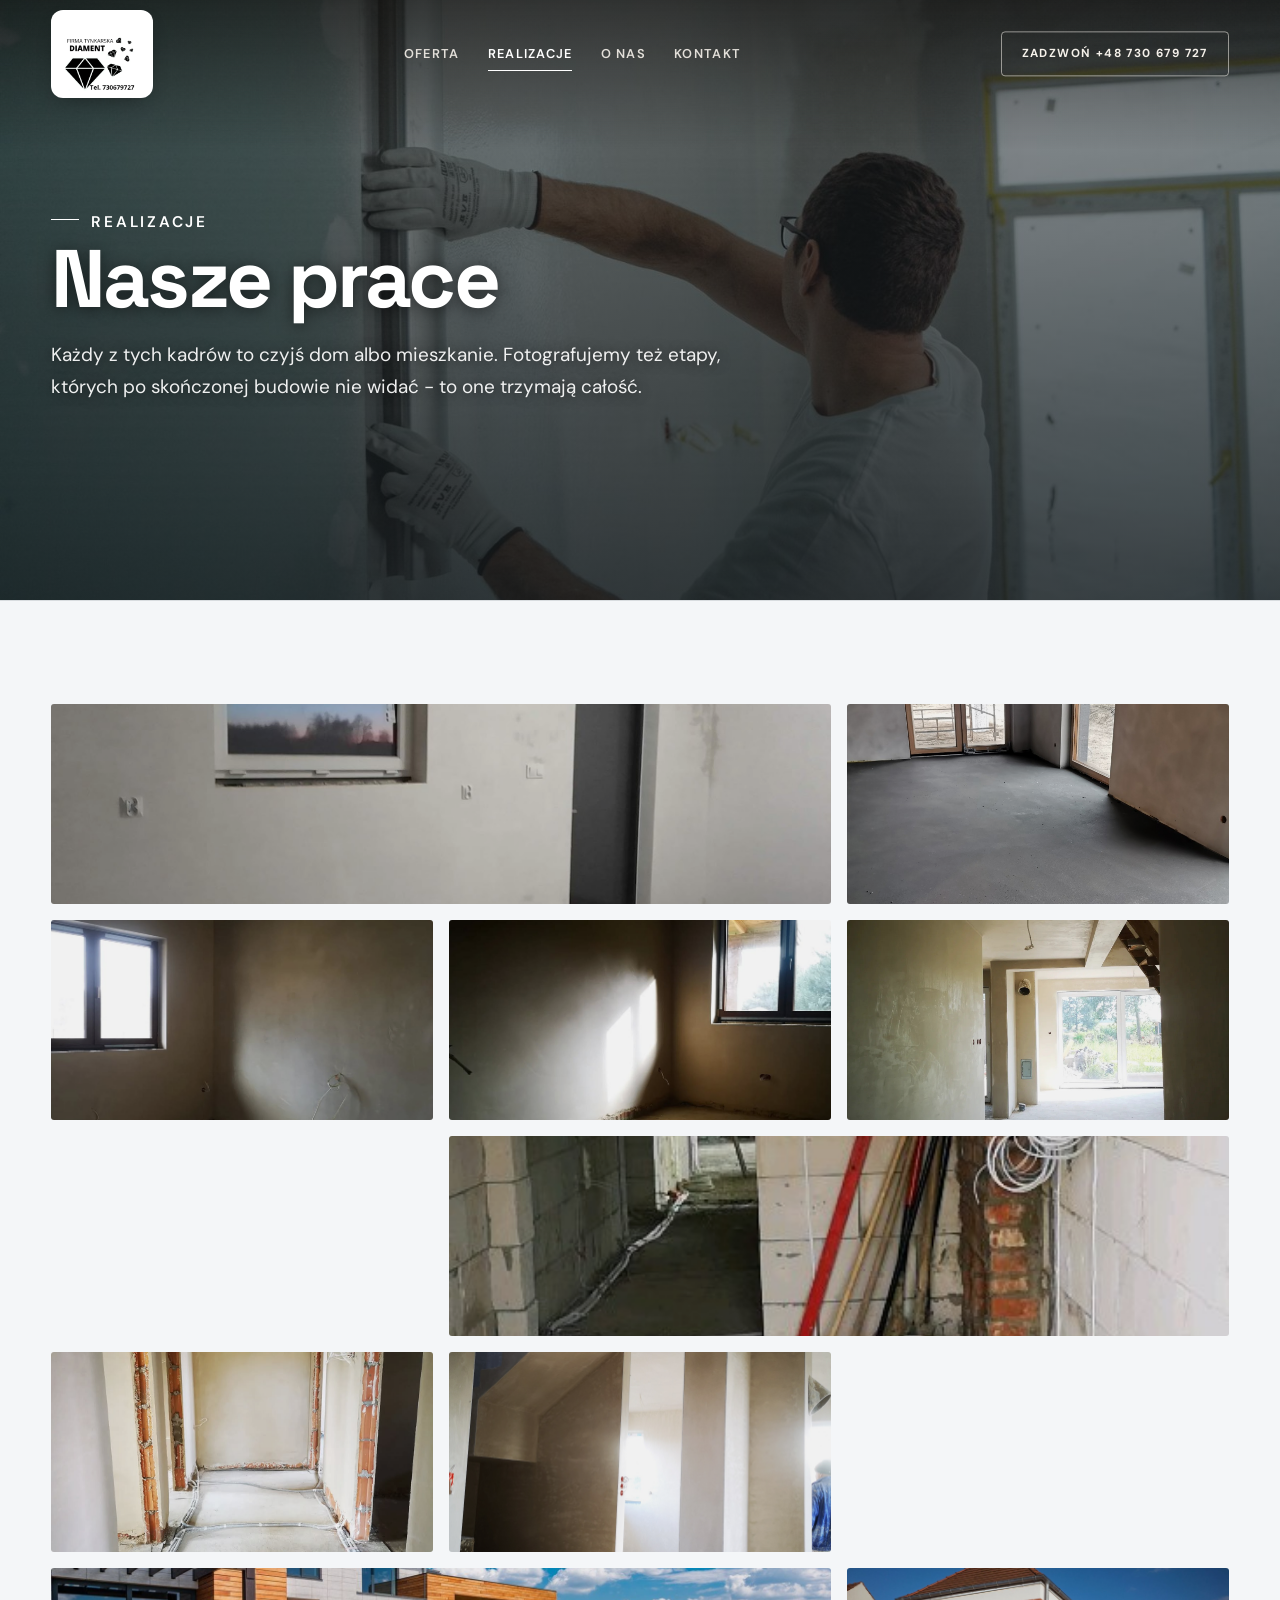
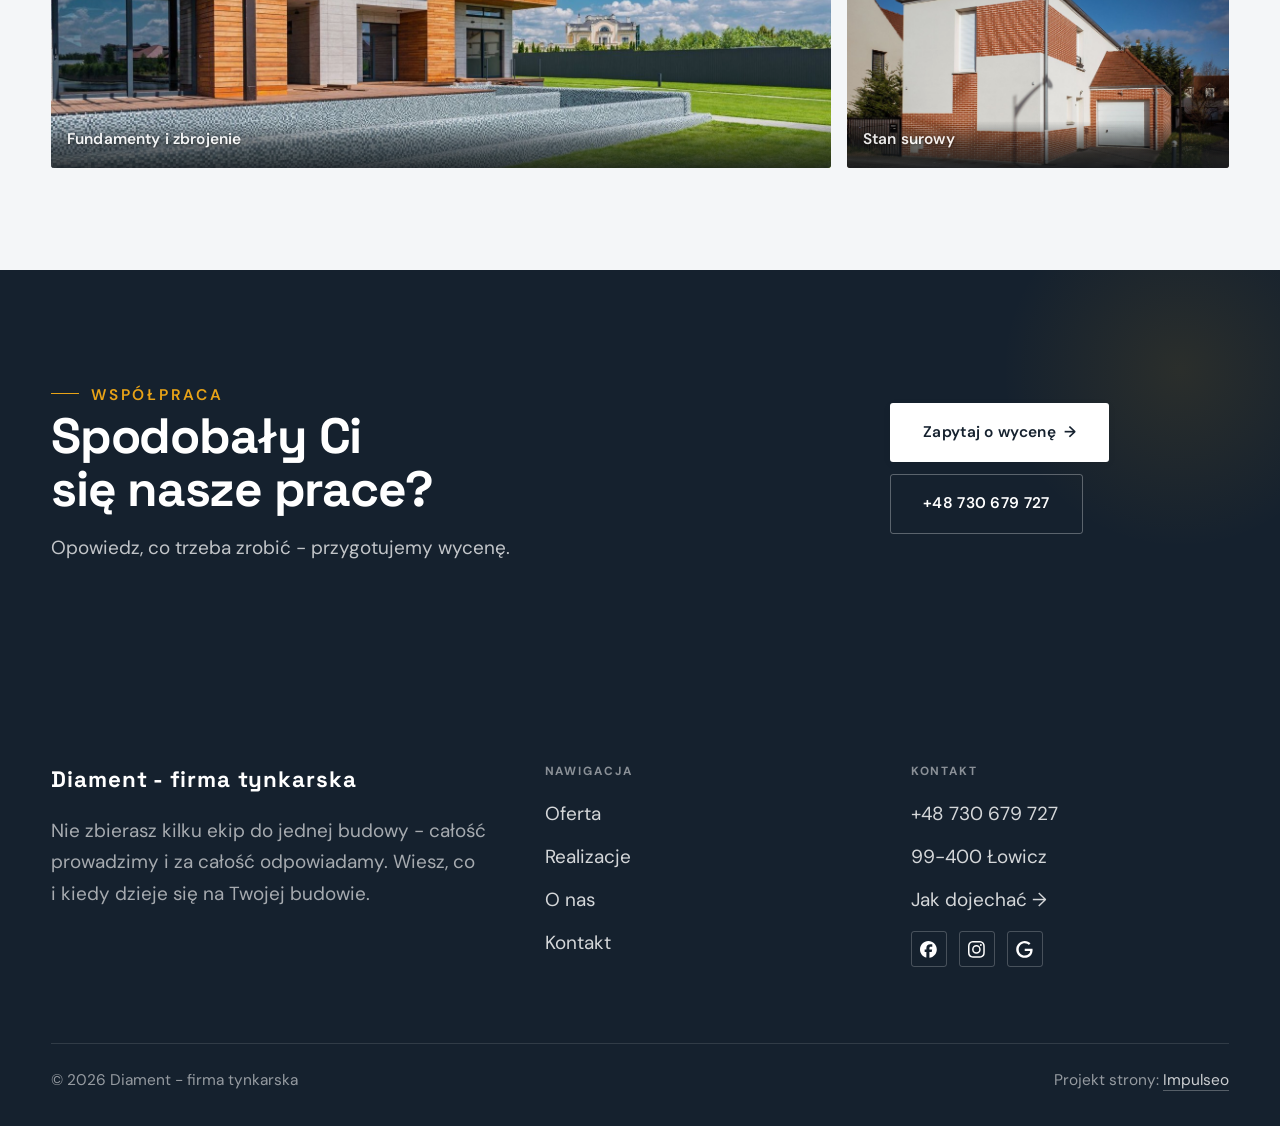
<file: realizacje.html>
<!DOCTYPE html>
<html lang="pl">
<head>
<meta charset="UTF-8">
<meta name="viewport" content="width=device-width, initial-scale=1.0">
<title>Realizacje - Diament - firma tynkarska</title>
<meta name="description" content="Realizacje Diament - firma tynkarska: Fundamenty i zbrojenie, Stan surowy, Więźba i dach, Wykończenie wnętrza, Elewacja i docieplenie">
<link rel="canonical" href="https://kris20032.github.io/diament-firma-tynkarska/realizacje.html">
<meta name="robots" content="noindex, nofollow">
<meta property="og:type" content="website">
<meta property="og:locale" content="pl_PL">
<meta property="og:site_name" content="Diament - firma tynkarska">
<meta property="og:title" content="Realizacje - Diament - firma tynkarska">
<meta property="og:description" content="Realizacje Diament - firma tynkarska: Fundamenty i zbrojenie, Stan surowy, Więźba i dach, Wykończenie wnętrza, Elewacja i docieplenie">
<meta property="og:url" content="https://kris20032.github.io/diament-firma-tynkarska/realizacje.html">
<meta property="og:image" content="https://kris20032.github.io/diament-firma-tynkarska/img/og.jpg">
<meta property="og:image:width" content="1200">
<meta property="og:image:height" content="630">
<meta name="twitter:card" content="summary_large_image">
<link rel="preconnect" href="https://fonts.googleapis.com">
<link rel="preconnect" href="https://fonts.gstatic.com" crossorigin>
<link href="https://fonts.googleapis.com/css2?family=Space+Grotesk:wght@500;600;700&family=DM+Sans:opsz,wght@9..40,400;9..40,500;9..40,600&display=swap" rel="stylesheet">
<link rel="stylesheet" href="assets/styles.css?v=fb93f162">
</head>
<body>

<header class="nav">
  <div class="wrap nav-inner">
    <a class="brand brand-has-logo" href="index.html"><img class="brand-logo" src="img/logo.jpg" alt="Diament - firma tynkarska" width="500" height="500" decoding="async"></a>
    <nav class="nav-links">
      <a href="oferta.html">Oferta</a>
      <a href="realizacje.html" class="active" aria-current="page">Realizacje</a>
      <a href="o-nas.html">O nas</a>
      <a href="kontakt.html">Kontakt</a>
      <a href="tel:+48730679727" class="btn btn-accent">Zadzwoń +48 730 679 727</a>
    </nav>
    <button class="nav-toggle" aria-label="Menu"><span></span><span></span><span></span></button>
  </div>
</header>

<main>
<section class="pagehead">
  <img src="img/g14.jpg" alt="Diament - firma tynkarska - Nasze prace" width="1600" height="1066" decoding="async">
  <div class="wrap">
    <span class="eyebrow">Realizacje</span>
    <h1>Nasze prace</h1>
    <p>Każdy z tych kadrów to czyjś dom albo mieszkanie. Fotografujemy też etapy, których po skończonej budowie nie widać - to one trzymają całość.</p>
  </div>
</section>
<section>
  <div class="wrap">
    <div class="gallery">
      <div class="tile t-two3 reveal"><img src="img/g1.jpg" alt="Diament - firma tynkarska" loading="lazy" width="1600" height="784" decoding="async"></div>
      <div class="tile t-third reveal"><img src="img/g2.jpg" alt="Diament - firma tynkarska" loading="lazy" width="1600" height="900" decoding="async"></div>
      <div class="tile t-third reveal"><img src="img/g3.jpg" alt="Diament - firma tynkarska" loading="lazy" width="1650" height="970" decoding="async"></div>
      <div class="tile t-third reveal"><img src="img/g4.jpg" alt="Diament - firma tynkarska" loading="lazy" width="1650" height="970" decoding="async"></div>
      <div class="tile t-third reveal"><img src="img/g5.jpg" alt="Diament - firma tynkarska" loading="lazy" width="1440" height="1800" decoding="async"></div>
      <div class="tile t-third reveal"><img src="img/g6.jpg" alt="Diament - firma tynkarska" loading="lazy" width="1536" height="2048" decoding="async"></div>
      <div class="tile t-two3 reveal"><img src="img/g7.jpg" alt="Diament - firma tynkarska" loading="lazy" width="446" height="792" decoding="async"></div>
      <div class="tile t-third reveal"><img src="img/g8.jpg" alt="Diament - firma tynkarska" loading="lazy" width="1080" height="1080" decoding="async"></div>
      <div class="tile t-third reveal"><img src="img/g9.jpg" alt="Diament - firma tynkarska" loading="lazy" width="1536" height="2048" decoding="async"></div>
      <div class="tile t-third reveal"><img src="img/about.jpg" alt="Diament - firma tynkarska" loading="lazy" width="2048" height="1536" decoding="async"></div>
      <div class="tile t-two3 reveal"><img src="img/g10.jpg" alt="Fundamenty i zbrojenie" loading="lazy" width="1600" height="1068" decoding="async"><div class="cap">Fundamenty i zbrojenie</div></div>
      <div class="tile t-third reveal"><img src="img/g11.jpg" alt="Stan surowy" loading="lazy" width="1600" height="1066" decoding="async"><div class="cap">Stan surowy</div></div>
    </div>
  </div>
</section>
<section class="cta">
  <div class="wrap">
    <div class="reveal">
      <span class="eyebrow">Współpraca</span>
      <h2>Spodobały Ci się nasze prace?</h2>
      <p>Opowiedz, co trzeba zrobić - przygotujemy wycenę.</p>
    </div>
    <div class="cta-actions reveal">
      <a href="kontakt.html" class="btn btn-light">Zapytaj o wycenę <span class="arr">→</span></a>
      <a href="tel:+48730679727" class="btn btn-ghost btn-ghost-cta">+48 730 679 727</a>
    </div>
  </div>
</section>
</main>

<footer>
  <div class="wrap">
    <div class="foot-grid">
      <div class="foot-brand">
        <div class="name">Diament - firma tynkarska</div>
        <p>Nie zbierasz kilku ekip do jednej budowy - całość prowadzimy i za całość odpowiadamy. Wiesz, co i kiedy dzieje się na Twojej budowie.</p>
      </div>
      <div class="foot-col">
        <h4>Nawigacja</h4>
        <a href="oferta.html">Oferta</a>
        <a href="realizacje.html">Realizacje</a>
        <a href="o-nas.html">O nas</a>
        <a href="kontakt.html">Kontakt</a>
      </div>
      <div class="foot-col">
        <h4>Kontakt</h4>
        <a href="tel:+48730679727">+48 730 679 727</a>
        <p>99-400 Łowicz</p>
        <a href="https://www.google.com/maps?cid=15870547516693734465" target="_blank" rel="noopener">Jak dojechać →</a>
      <div class="foot-soc">
        <a class="soc" href="https://www.facebook.com/p/Diament-firma-tynkarska-100076384202896/" target="_blank" rel="noopener" aria-label="Facebook - Diament - firma tynkarska"><svg viewBox="0 0 24 24" aria-hidden="true" focusable="false"><path d="M9.101 23.691v-7.98H6.627v-3.667h2.474v-1.58c0-4.085 1.848-5.978 5.858-5.978.401 0 .955.042 1.468.103a8.68 8.68 0 0 1 1.141.195v3.325a8.623 8.623 0 0 0-.653-.036 26.805 26.805 0 0 0-.733-.009c-.707 0-1.259.096-1.675.309a1.686 1.686 0 0 0-.679.622c-.258.42-.374.995-.374 1.752v1.297h3.919l-.386 2.103-.287 1.564h-3.246v8.245C19.396 23.238 24 18.179 24 12.044c0-6.627-5.373-12-12-12s-12 5.373-12 12c0 5.628 3.874 10.35 9.101 11.647Z" fill="currentColor"/></svg></a>
        <a class="soc" href="https://www.instagram.com/firma.tynkarska.diament/" target="_blank" rel="noopener" aria-label="Instagram - Diament - firma tynkarska"><svg viewBox="0 0 24 24" aria-hidden="true" focusable="false"><path d="M7.0301.084c-1.2768.0602-2.1487.264-2.911.5634-.7888.3075-1.4575.72-2.1228 1.3877-.6652.6677-1.075 1.3368-1.3802 2.127-.2954.7638-.4956 1.6365-.552 2.914-.0564 1.2775-.0689 1.6882-.0626 4.947.0062 3.2586.0206 3.6671.0825 4.9473.061 1.2765.264 2.1482.5635 2.9107.308.7889.72 1.4573 1.388 2.1228.6679.6655 1.3365 1.0743 2.1285 1.38.7632.295 1.6361.4961 2.9134.552 1.2773.056 1.6884.069 4.9462.0627 3.2578-.0062 3.668-.0207 4.9478-.0814 1.28-.0607 2.147-.2652 2.9098-.5633.7889-.3086 1.4578-.72 2.1228-1.3881.665-.6682 1.0745-1.3378 1.3795-2.1284.2957-.7632.4966-1.636.552-2.9124.056-1.2809.0692-1.6898.063-4.948-.0063-3.2583-.021-3.6668-.0817-4.9465-.0607-1.2797-.264-2.1487-.5633-2.9117-.3084-.7889-.72-1.4568-1.3876-2.1228C21.2982 1.33 20.628.9208 19.8378.6165 19.074.321 18.2017.1197 16.9244.0645 15.6471.0093 15.236-.005 11.977.0014 8.718.0076 8.31.0215 7.0301.0839m.1402 21.6932c-1.17-.0509-1.8053-.2453-2.2287-.408-.5606-.216-.96-.4771-1.3819-.895-.422-.4178-.6811-.8186-.9-1.378-.1644-.4234-.3624-1.058-.4171-2.228-.0595-1.2645-.072-1.6442-.079-4.848-.007-3.2037.0053-3.583.0607-4.848.05-1.169.2456-1.805.408-2.2282.216-.5613.4762-.96.895-1.3816.4188-.4217.8184-.6814 1.3783-.9003.423-.1651 1.0575-.3614 2.227-.4171 1.2655-.06 1.6447-.072 4.848-.079 3.2033-.007 3.5835.005 4.8495.0608 1.169.0508 1.8053.2445 2.228.408.5608.216.96.4754 1.3816.895.4217.4194.6816.8176.9005 1.3787.1653.4217.3617 1.056.4169 2.2263.0602 1.2655.0739 1.645.0796 4.848.0058 3.203-.0055 3.5834-.061 4.848-.051 1.17-.245 1.8055-.408 2.2294-.216.5604-.4763.96-.8954 1.3814-.419.4215-.8181.6811-1.3783.9-.4224.1649-1.0577.3617-2.2262.4174-1.2656.0595-1.6448.072-4.8493.079-3.2045.007-3.5825-.006-4.848-.0608M16.953 5.5864A1.44 1.44 0 1 0 18.39 4.144a1.44 1.44 0 0 0-1.437 1.4424M5.8385 12.012c.0067 3.4032 2.7706 6.1557 6.173 6.1493 3.4026-.0065 6.157-2.7701 6.1506-6.1733-.0065-3.4032-2.771-6.1565-6.174-6.1498-3.403.0067-6.156 2.771-6.1496 6.1738M8 12.0077a4 4 0 1 1 4.008 3.9921A3.9996 3.9996 0 0 1 8 12.0077" fill="currentColor"/></svg></a>
        <a class="soc" href="https://www.google.com/maps?cid=15870547516693734465" target="_blank" rel="noopener" aria-label="Google - Diament - firma tynkarska"><svg viewBox="0 0 24 24" aria-hidden="true" focusable="false"><path d="M12.48 10.92v3.28h7.84c-.24 1.84-.853 3.187-1.787 4.133-1.147 1.147-2.933 2.4-6.053 2.4-4.827 0-8.6-3.893-8.6-8.72s3.773-8.72 8.6-8.72c2.6 0 4.507 1.027 5.907 2.347l2.307-2.307C18.747 1.44 16.133 0 12.48 0 5.867 0 .307 5.387.307 12s5.56 12 12.173 12c3.573 0 6.267-1.173 8.373-3.36 2.16-2.16 2.84-5.213 2.84-7.667 0-.76-.053-1.467-.173-2.053H12.48z" fill="currentColor"/></svg></a>
      </div>
      </div>
    </div>
    <div class="foot-bot">
      <span>© 2026 Diament - firma tynkarska</span>
      <span>Projekt strony: <a class="foot-credit" href="https://impulseo.pl" target="_blank" rel="noopener">Impulseo</a></span>
    </div>
  </div>
</footer>
<div class="sticky-call"><a class="sc-call" href="tel:+48730679727"><svg class="ico-tel" width="16" height="16" viewBox="0 0 24 24" fill="none" aria-hidden="true"><path d="M6.6 10.8a15.5 15.5 0 0 0 6.6 6.6l2.2-2.2a1 1 0 0 1 1-.24 11.4 11.4 0 0 0 3.6.58 1 1 0 0 1 1 1V20a1 1 0 0 1-1 1A17 17 0 0 1 3 4a1 1 0 0 1 1-1h3.5a1 1 0 0 1 1 1c0 1.25.2 2.46.58 3.6a1 1 0 0 1-.25 1l-2.23 2.2Z" fill="currentColor"/></svg> Zadzwoń</a><a class="sc-quote" href="kontakt.html">Bezpłatna wycena</a></div>
<div class="demo-wazne" data-do="2026-08-25" data-cykl="3" hidden><svg class="dw-ico" width="13" height="13" viewBox="0 0 24 24" fill="none" aria-hidden="true"><circle cx="12" cy="12" r="8.6" stroke="currentColor" stroke-width="1.8"/><path d="M12 7.2V12l3.3 2" stroke="currentColor" stroke-width="1.8" stroke-linecap="round"/></svg><span class="dw-txt"></span></div>

<script src="assets/main.js"></script>
</body>
</html>
</file>
<file: assets/styles.css>
/* ============================================================
   STOLBASZ — premium, architektoniczny B2B fit-out
   Jasna paleta, zero brązu. System wg premium-web-craft.
   Projekt strony: Impulseo (impulseo.pl)
   ============================================================ */

:root{
  /* PALETA — jasna, architektoniczna, chłodna */
  --paper:#F4F6F8;          /* główne tło */
  --paper-2:#E7EBEF;        /* sekcje alternatywne (chłodny jasny szary) */
  --paper-3:#E7EBEF;        /* delikatne wypełnienia */
  --ink:#15212E;            /* tekst główny — chłodny grafit */
  --ink-soft:#243443;       /* nagłówki drugorzędne */
  --muted:#6B7785;          /* tekst poboczny */
  --line:rgba(21,33,46,.12);/* hairline */
  --accent:#E8A317;         /* stonowany petrol-slate — jedyny akcent */
  --accent-d:#C9870C;
  --accent-soft:rgba(232,163,23,.10);
  --dark:#15212E;           /* sekcje ciemne (stopka/CTA) */

  /* HOVER ZDJĘĆ — JEDEN standard dla całego silnika (decyzja K. 04.08.2026, artefakt z wariantami).
     AKTUALNE (K.+Szymon 09.08.2026, wybór z artefaktu 6 wariantów): zoom 1.05 przy 1.4s -
     przy tak długim czasie mocniejszy kadr NIE skacze, tylko „oddycha". Poprzedni standard
     (1.02 / .55s z 04.08) odbierany jako dynamiczny i szybki.
     Spoczynek lekko przygaszony, ale TYLKO tam, gdzie jest mysz (@media hover:hover) —
     na telefonie zdjęcia zostają w pełnej jasności. */
  --img-zoom:1.05;                   /* K.+Szymon 09.08: wariant F z artefaktu porównawczego */
  --img-rest:brightness(.95) saturate(.99);
  --img-hot:brightness(1.06) saturate(1.05);
  --img-dur:1.4s;                    /* K.+Szymon 09.08 (wariant F): powoli = elegancko */
  --img-ease:cubic-bezier(.16,.84,.44,1);  /* miękki ogon, efekt „oddychania" */

  /* ODSTĘPY — skala 4/8 */
  --space-1:4px; --space-2:8px; --space-3:12px; --space-4:16px; --space-5:24px;
  --space-6:32px; --space-7:48px; --space-8:64px; --space-9:96px; --space-10:128px;

  /* TYPOGRAFIA — fluid clamp() (skala podbita 16.07.2026: większe, czytelniejsze litery — uwaga Adama) */
  --text-sm:clamp(.9rem,.87rem + .12vw,1rem);
  --text-base:clamp(1.08rem,1.04rem + .18vw,1.2rem);
  --text-lg:clamp(1.24rem,1.15rem + .34vw,1.44rem);
  --text-h3:clamp(1.34rem,1.22rem + .55vw,1.66rem);
  --text-h2:clamp(2.1rem,1.66rem + 2.1vw,3.1rem);
  --text-h1:clamp(2.9rem,2.1rem + 4vw,5.1rem);

  /* PROMIENIE — architektoniczne, raczej ostre */
  --r-sm:3px; --r-md:6px; --r-lg:10px;

  /* RUCH */
  --ease:cubic-bezier(.25,.46,.45,.94); --dur:.24s;

  /* CIENIE — miękkie, warstwowe */
  --sh-sm:0 1px 2px rgba(16,24,32,.04), 0 2px 8px rgba(16,24,32,.05);
  --sh-md:0 2px 6px rgba(16,24,32,.05), 0 12px 28px -8px rgba(16,24,32,.12);
  --sh-lg:0 6px 14px rgba(16,24,32,.07), 0 26px 56px -18px rgba(16,24,32,.22);

  --hairline:1px solid var(--line);

  --font-display:'Space Grotesk','Inter',sans-serif;
  --font-body:'DM Sans','Inter',sans-serif;
}

*{box-sizing:border-box;margin:0;padding:0}
html{scroll-behavior:smooth}
body{
  font-family:var(--font-body);
  font-size:var(--text-base);
  line-height:1.65;
  color:var(--ink);
  background:var(--paper);
  -webkit-font-smoothing:antialiased;
  text-rendering:optimizeLegibility;
}
img{max-width:100%;height:auto;display:block}  /* height:auto = width/height z atrybutów trzyma proporcje (TOP#12) */
a{color:inherit;text-decoration:none}

.wrap{width:min(92%,1180px);margin-inline:auto}
section{padding-block:clamp(52px,6.5vw,96px)}

h1,h2,h3{font-family:var(--font-display);font-weight:700;line-height:1.08;letter-spacing:-.02em;color:var(--ink)}
h1{font-size:var(--text-h1);letter-spacing:-.035em}
h2{font-size:var(--text-h2);letter-spacing:-.025em}
h3{font-size:var(--text-h3)}
/* MIARA — długość wiersza. WCAG 2.2 SC 1.4.8: max 80 znaków; Butterick: 45–90.
   68ch daje realnie 72–78 znaków polskiego tekstu, czyli z zapasem pod granicą.
   Wcześniej limit miał TYLKO <p> — <li>, <blockquote> i <dd> nie miały żadnego,
   i to jedyny powód, dla którego 23 bloki na dwóch oddanych stronach jadą po
   83–106 znaków w wierszu (pomiar 07.08.2026, bramka `miara`).
   ⚠️ Listy i definicje ograniczamy TYLKO bez klasy: `ul`/`ol` z klasą to u nas
   układ (siatki kafli, menu), a nie tekst ciągły — tam miarę wyznacza układ. */
/* 60ch, nie 68ch (K. 10.08): po zmianie fontów na węższe kroje (DM Sans i spółka)
   w 68ch mieściło się ~90 znaków - bramka pikselowa słusznie zgłaszała przekroczenie
   granicy 80. Pomiar na żywej przeglądarce: 60ch = 90 znaków, 53ch = ~78 znaków, czyli normę WCAG 1.4.8. */
:root{ --miara:53ch }
p{max-width:min(100%,var(--miara))}
blockquote,
ul:not([class])>li, ol:not([class])>li,
dl:not([class])>dd{max-width:min(100%,var(--miara))}

/* ⚠️ Świadomie BEZ wyjątku `.tile p,.card p,.svc p{max-width:none}`, choć nasuwa się sam:
   te akapity BYŁY już ograniczone (stare `p{max-width:65ch}`), więc „wyjątek" nie odblokowałby
   niczego nowego — tylko ROZLUŹNIŁ stan sprzed zmiany na wszystkich demach naraz.
   `figcaption` żadna z reguł wyżej nie dotyczy, więc też nie potrzebuje zwolnienia. */

/* ŁAMANIE. `balance` wyrównuje długości wierszy w nagłówku, `pretty` pilnuje ostatniego
   wiersza akapitu, żeby nie został w nim jeden wyraz. Obsługiwane od Chrome 117 /
   Safari 17.5; starsze przeglądarki po prostu ignorują tę własność.
   `text-wrap:pretty` nie występowało dotąd ANI RAZ w silniku ani w repo klientów. */
h1,h2,h3,.lead,.lede{text-wrap:balance}
p,li,blockquote,dd{text-wrap:pretty}

.eyebrow{
  font-family:var(--font-body);
  font-size:var(--text-sm);
  font-weight:600;
  letter-spacing:.18em;
  text-transform:uppercase;
  color:var(--accent);
  display:inline-flex;align-items:center;gap:var(--space-3);
}
/* flex:none + margin-top = kreska trzyma się PIERWSZEJ linii. Wcześniej align-items:center
   centrowało ją względem całego bloku i przy zawinięciu (długi kicker typu
   „…WNĘTRZ · LESZNO · OD 2019") druga linia lądowała z brzydkim wcięciem. */
.eyebrow{align-items:flex-start}
.eyebrow>*,.eyebrow{text-wrap:balance}   /* dlugi kicker lamal sie na sierote typu samo „2019" w drugiej linii */
.eyebrow::before{content:"";width:28px;height:1px;background:var(--accent);display:inline-block;flex:none;margin-top:.62em}

.muted{color:var(--muted)}
.lead{font-size:var(--text-lg);line-height:1.55;color:var(--ink-soft);max-width:50ch}

/* ---------- BUTTONS ---------- */
.btn{
  display:inline-flex;align-items:center;gap:var(--space-2);
  font-weight:600;font-size:var(--text-sm);letter-spacing:.02em;
  padding:var(--space-4) var(--space-6);
  border-radius:var(--r-sm);
  transition:transform var(--dur) var(--ease),box-shadow var(--dur) var(--ease),background var(--dur) var(--ease);
  cursor:pointer;border:1px solid transparent;
}
.btn-accent{background:var(--accent);color:#fff;box-shadow:var(--sh-sm)}
.btn-accent:hover{background:var(--accent-d);transform:translateY(-2px);box-shadow:var(--sh-md)}
.btn-accent:active{transform:translateY(0);box-shadow:var(--sh-sm)}
.btn-ghost{background:transparent;color:var(--ink);border-color:var(--line)}
.btn-ghost:hover{border-color:var(--accent);color:var(--accent);transform:translateY(-2px)}
.btn-light{background:#fff;color:var(--ink);box-shadow:var(--sh-sm)}
.btn-light:hover{transform:translateY(-2px);box-shadow:var(--sh-md)}
.btn .arr{transition:transform var(--dur) var(--ease)}
.btn:hover .arr{transform:translateX(4px)}

/* ---------- NAV ---------- */
.nav{
  position:sticky;top:0;z-index:50;
  background:color-mix(in srgb,var(--paper) 88%,transparent);
  backdrop-filter:saturate(140%) blur(10px);
  border-bottom:var(--hairline);
}
.nav-inner{display:flex;align-items:center;justify-content:space-between;gap:var(--space-5);height:92px}
/* ANTY-NACHODZENIE (K. 05.08.2026): długa nazwa firmy + przycisk z pełnym numerem nie mieściły się w pasku
   i flex ściskał linki PONIŻEJ ich treści - "Kontakt" wchodził na ramkę "Zadzwoń +48 ...". Teraz ustępuje
   nazwa marki (skrót wielokropkiem), a menu i przycisk nigdy się nie kurczą ani nie zachodzą na siebie. */
.brand{display:flex;flex-direction:column;line-height:1;min-width:0;flex:0 1 auto}
.brand .name{font-family:var(--font-display);font-weight:800;font-size:1.35rem;letter-spacing:.04em;white-space:nowrap;overflow:hidden;text-overflow:ellipsis}
.brand .sub{font-size:.62rem;letter-spacing:.34em;text-transform:uppercase;color:var(--muted);margin-top:5px;white-space:nowrap;overflow:hidden;text-overflow:ellipsis}
.nav-links{display:flex;align-items:center;gap:var(--space-6);flex:0 0 auto}
.nav-links a{font-size:var(--text-sm);font-weight:500;color:var(--ink-soft);position:relative;padding-block:4px;white-space:nowrap;transition:color var(--dur) var(--ease)}
.nav-links a::after{content:"";position:absolute;left:0;bottom:0;width:0;height:1.5px;background:var(--accent);transition:width var(--dur) var(--ease)}
.nav-links a:hover,.nav-links a.active{color:var(--ink)}
.nav-links a:hover::after,.nav-links a.active::after{width:100%}
.nav-links .btn{padding:var(--space-2) var(--space-5)}
/* przyciski w nav: właściwy kolor (przebij .nav-links a) + bez podkreślenia */
.nav-links a.btn-accent{color:#fff}
.nav-links a.btn-ghost,.nav-links a.btn-light{color:var(--ink)}
/* CTA w pasku: NIE podkreślenie spod linków menu, ale ten sam przelatujący błysk,
   co na wszystkich innych przyciskach (zgłoszenie K. 13.08.2026 - „na hero jest efekt
   światła przechodzącego przez przycisk, na navbarze go nie ma, a mają być identyczne").
   Reguła `.nav-links a::after` jest silniejsza od `.btn::after`, więc trzeba jej
   geometrię wyzerować i wpisać połysk z nazwy - samo `display:none` gasiło efekt. */
.nav-links a.btn::after{
  display:block;content:"";position:absolute;inset:0;z-index:-1;pointer-events:none;
  inset:0;width:auto;height:auto;border-radius:inherit;   /* kasuje geometrię podkreślenia (width:0;height:1.5px) */
  background:linear-gradient(100deg,transparent 32%,rgba(255,255,255,.20) 50%,transparent 68%);
  translate:-120% 0}
@media (prefers-reduced-motion:no-preference){
  .nav-links a.btn:hover::after{translate:120% 0;transition:translate .75s var(--mt-ease,cubic-bezier(.16,.84,.44,1))}
}
.nav-toggle{display:none;background:none;border:none;cursor:pointer;flex-direction:column;gap:5px;padding:8px}
.nav-toggle span{width:24px;height:2px;background:var(--ink);transition:var(--dur)}
/* Ciasny zakres MIĘDZY menu mobilnym a pełnym pulpitem: zbijamy odstępy i nazwę marki,
   żeby wszystko zmieściło się naturalnie, zanim w ogóle dojdzie do skracania wielokropkiem. */
@media(max-width:1280px) and (min-width:921px){
  .nav-links{gap:var(--space-4)}
  .nav-links .btn{padding:var(--space-2) var(--space-4)}
  .brand .name{font-size:1.15rem}
}

/* ---------- HERO (split) ---------- */
.hero{position:relative;overflow:hidden;border-bottom:var(--hairline)}
.hero-grid{display:grid;grid-template-columns:1.05fr .95fr;gap:clamp(24px,4vw,60px);align-items:center;
  padding-block:clamp(36px,4.5vw,64px)}
.hero-copy .eyebrow{margin-bottom:var(--space-5)}
.hero-copy h1{margin-bottom:var(--space-5)}
.hero-copy .lead{margin-bottom:var(--space-7)}
.hero-actions{display:flex;flex-wrap:wrap;gap:var(--space-4)}
.hero-art{position:relative;aspect-ratio:4/3;border-radius:var(--r-lg);overflow:hidden;box-shadow:var(--sh-lg)}
.hero-art img{width:100%;height:100%;object-fit:cover}
.hero-art::after{content:"";position:absolute;inset:0;background:linear-gradient(180deg,transparent 55%,rgba(18,24,28,.28))}
.hero-badge{position:absolute;left:var(--space-5);bottom:var(--space-5);z-index:2;
  background:rgba(252,252,251,.94);backdrop-filter:blur(4px);
  border-radius:var(--r-md);padding:var(--space-4) var(--space-5);box-shadow:var(--sh-md);max-width:78%}
.hero-badge strong{display:block;font-family:var(--font-display);font-size:1rem;letter-spacing:-.01em}
.hero-badge span{font-size:var(--text-sm);color:var(--muted)}

/* ---------- HERO duży / kinowy (strona główna) ---------- */
.hero-cine{position:relative;min-height:clamp(560px,82vh,840px);min-height:clamp(560px,82svh,840px);display:flex;align-items:center;overflow:hidden;border-bottom:var(--hairline)}
.hero-cine>img{position:absolute;inset:0;width:100%;height:100%;object-fit:cover;z-index:0}
.hero-cine::after{content:"";position:absolute;inset:0;z-index:1;
  background:linear-gradient(95deg,rgba(13,18,23,.86) 0%,rgba(13,18,23,.64) 32%,rgba(13,18,23,.24) 62%,rgba(13,18,23,.04) 100%)}
.hero-cine .wrap{position:relative;z-index:2;padding-block:var(--space-8)}
.hero-cine .hero-copy{max-width:660px}
.hero-cine .eyebrow{color:#fff;margin-bottom:var(--space-5)}
.hero-cine .eyebrow::before{background:#fff}
.hero-cine h1{color:#fff;margin-bottom:var(--space-5);font-size:clamp(2.9rem,2rem + 4.4vw,5.2rem);text-wrap:balance}
.hero-cine .lead{color:rgba(255,255,255,.92);max-width:48ch;margin-bottom:var(--space-7)}
.hero-cine .hero-actions{display:flex;flex-wrap:wrap;gap:var(--space-4)}
/* NISKIE OKNO (laptop z dokiem i paskami przeglądarki ma ~700-780 px wysokości widoku):
   H1 do 5.2rem + długi lead nie mieściły się i przyciski wypadały POD krawędź ekranu -
   klient widział stronę bez ani jednego CTA. Skalujemy w dół, zamiast przycinać treść. */
@media(min-width:821px) and (max-height:820px){
  .hero-cine{min-height:clamp(520px,94svh,780px)}
  .hero-cine .wrap{padding-block:var(--space-6)}
  .hero-cine h1{font-size:clamp(2.2rem,1.5rem + 2.6vw,3.6rem);margin-bottom:var(--space-4)}
  .hero-cine .eyebrow{margin-bottom:var(--space-4)}
  .hero-cine .lead{margin-bottom:var(--space-5);max-width:44ch}
}
@media(max-width:680px){
  .hero-cine{min-height:clamp(520px,76vh,640px);min-height:clamp(520px,76svh,640px);align-items:flex-end}
  .hero-cine::after{background:linear-gradient(0deg,rgba(13,18,23,.9) 6%,rgba(13,18,23,.45) 55%,rgba(13,18,23,.25) 100%)}
  .hero-cine .wrap{padding-bottom:var(--space-9)}
  /* TELEFON (~90% oglądających): lead potrafił zająć 8 linii i zepchnąć CTA poza pierwszy ekran.
     Zwężamy interlinię i skalę - treści nie ucinamy, bo to ona sprzedaje. */
  .hero-cine .lead{font-size:.98rem;line-height:1.5;margin-bottom:var(--space-5)}
  .hero-cine .eyebrow{font-size:.72rem;letter-spacing:.13em;margin-bottom:var(--space-4)}
  .hero-cine .eyebrow::before{width:20px}
  .hero-cine h1{margin-bottom:var(--space-4)}
}

/* full-bleed hero variant (podstrony) */
.pagehead{position:relative;min-height:46vh;min-height:46svh;display:flex;align-items:flex-end;overflow:hidden;border-bottom:var(--hairline)}
.pagehead img{position:absolute;inset:0;width:100%;height:100%;object-fit:cover}
/* 10.08.2026 (decyzja K.): mocniejsze przyciemnienie + cień pod tekstem. Bramka mierzyła na
   nagłówkach podstron 3,38-3,43:1 przy wymaganych 4,5 — jasne zdjęcie (hala, śnieg, niebo)
   podchodziło pod biały tekst. Zdjęcia klientów są różne, więc kontrast musi dawać WARSTWA,
   a nie szczęśliwy dobór kadru. */
.pagehead::after{content:"";position:absolute;inset:0;background:linear-gradient(180deg,rgba(18,24,28,.40),rgba(18,24,28,.76))}
.pagehead .wrap{position:relative;z-index:2;padding-block:var(--space-9);color:#fff}
.pagehead h1{color:#fff;max-width:18ch;text-shadow:0 2px 16px rgba(0,0,0,.55)}
.pagehead .eyebrow{color:#fff}
.pagehead .eyebrow::before{background:#fff}
.pagehead p{color:rgba(255,255,255,.92);margin-top:var(--space-4);max-width:54ch;text-shadow:0 1px 12px rgba(0,0,0,.5)}

/* ---------- STRIP (pasek skrótów / liczby) ---------- */
.strip{background:var(--dark);color:#fff}
/* PASEK HASEŁ — standard 04.08.2026 (decyzja K.): 5 haseł w JEDNYM rzędzie, tekst WYŚRODKOWANY,
   węższe marginesy boczne niż reszta strony (pasek ma iść szerzej), równe wysokości kolumn. */
.strip .wrap{width:min(96%,1440px);display:grid;grid-template-columns:repeat(5,1fr);
  gap:var(--space-5);padding-block:var(--space-7);align-items:stretch}
.strip .item .k{font-family:var(--font-display);font-size:clamp(1.05rem,.82rem + .85vw,1.55rem);
  font-weight:800;letter-spacing:-.02em;color:#fff;line-height:1.18;text-wrap:balance}
.strip .item .v{font-size:var(--text-sm);color:rgba(255,255,255,.66);margin-top:var(--space-2);line-height:1.4}
.strip .item{border-left:2px solid var(--accent);padding-inline:var(--space-4);
  text-align:center;display:flex;flex-direction:column;justify-content:center}
/* liczba kolumn = liczba haseł, żeby ostatnie nie zostawało samo w drugim rzędzie.
   Klasę n-N nadaje multipage.py; domyślnie (bez klasy) pasek jest 5-kolumnowy. */
.strip.n-2 .wrap{grid-template-columns:repeat(2,1fr)}
.strip.n-3 .wrap{grid-template-columns:repeat(3,1fr)}
.strip.n-4 .wrap{grid-template-columns:repeat(4,1fr);gap:var(--space-6)}
.strip.n-4 .item .k{font-size:clamp(1.3rem,1rem + 1.1vw,2rem)}
.strip.n-6 .wrap{grid-template-columns:repeat(6,1fr);gap:var(--space-4)}
.strip.n-6 .item .k{font-size:clamp(.98rem,.8rem + .7vw,1.35rem)}
/* równe łamanie: zamiast "długa linia + jedno słowo" obie linie zbliżonej długości */
.strip .item .k{text-wrap:balance}

/* ---------- SECTION HEAD ---------- */
.head{max-width:48rem;margin-bottom:var(--space-8)}
.head.center{margin-inline:auto;text-align:center}
.head .eyebrow{margin-bottom:var(--space-4)}
.head h2{margin-bottom:var(--space-4)}
.head p{color:var(--muted);font-size:var(--text-lg);line-height:1.55}
.head.center p{margin-inline:auto}

/* ---------- INTRO SPLIT ---------- */
.split{display:grid;grid-template-columns:.92fr 1.08fr;gap:clamp(28px,5vw,80px);align-items:center}
.split.rev{grid-template-columns:1.08fr .92fr}
.split.rev .split-art{order:-1}
.split-art{position:relative;aspect-ratio:5/4;border-radius:var(--r-lg);overflow:hidden;box-shadow:var(--sh-lg)}
.split-art img{width:100%;height:100%;object-fit:cover}
.split-copy h2{margin-bottom:var(--space-5)}
.split-copy p+p{margin-top:var(--space-4)}
.split-copy .btn{margin-top:var(--space-6)}

/* ---------- SERVICES (zakres) ---------- */
.svc-grid{display:grid;grid-template-columns:repeat(auto-fit,minmax(280px,1fr));gap:var(--space-5)}
.svc{background:#fff;border:var(--hairline);border-radius:var(--r-md);padding:var(--space-7) var(--space-6);
  transition:transform var(--dur) var(--ease),box-shadow var(--dur) var(--ease),border-color var(--dur) var(--ease);
  position:relative;overflow:hidden}
.svc::before{content:"";position:absolute;left:0;top:0;width:3px;height:0;background:var(--accent);transition:height var(--dur) var(--ease)}
.svc:hover{transform:translateY(-4px);box-shadow:var(--sh-md);border-color:transparent}
.svc:hover::before{height:100%}
.svc .ic{font-family:var(--font-display);font-size:.8rem;font-weight:700;letter-spacing:.12em;color:var(--accent);margin-bottom:var(--space-4)}
.svc h3{margin-bottom:var(--space-3);font-size:1.22rem}
.svc p{color:var(--muted);font-size:var(--text-base);line-height:1.6}

/* big detailed service rows */
.svc-row{display:grid;grid-template-columns:.8fr 1.2fr;gap:clamp(20px,4vw,60px);align-items:center;padding-block:var(--space-8)}
.svc-row+.svc-row{border-top:var(--hairline)}
.svc-row.rev{grid-template-columns:1.2fr .8fr}
/* Naprzemienny układ wierszy oferty: co drugi wiersz ma zdjęcie po PRAWEJ.
   Było `order:-1` — martwy kod, bo zdjęcie i tak jest pierwszym dzieckiem w HTML,
   więc wszystkie wiersze wyglądały identycznie (zdjęcie zawsze z lewej), a `rev`
   zmieniało tylko szerokość kolumn. Znalezione 29.07.2026 przy różnicowaniu kierunków
   animacji (pomiar pozycji: art.mid 390/502 przy row.mid 756 — zawsze lewa strona). */
.svc-row.rev .svc-row-art{order:2}
.svc-row-art{aspect-ratio:4/3;border-radius:var(--r-md);overflow:hidden;box-shadow:var(--sh-md)}
.svc-row-art img{width:100%;height:100%;object-fit:cover}
.svc-row h3{font-size:1.5rem;margin-bottom:var(--space-4)}
.svc-row .num{font-family:var(--font-display);font-size:.85rem;font-weight:700;letter-spacing:.14em;color:var(--accent);display:block;margin-bottom:var(--space-3)}
.svc-row ul{list-style:none;margin-top:var(--space-4);display:flex;flex-direction:column;gap:var(--space-2)}
.svc-row li{position:relative;padding-left:var(--space-5);color:var(--muted);font-size:var(--text-base)}
.svc-row li::before{content:"";position:absolute;left:0;top:.62em;width:8px;height:1px;background:var(--accent)}

/* ---------- GALLERY (realizacje) ---------- */
.gallery{display:grid;grid-template-columns:repeat(12,1fr);gap:var(--space-4);grid-auto-rows:200px}
/* GALERIA MASONRY — pionowe zdjęcia (portrety beauty/wellness) bez przycinania: kolumny, height auto */
.gallery-masonry{column-count:3;column-gap:var(--space-4)}
@media(max-width:900px){.gallery-masonry{column-count:2}}
@media(max-width:560px){.gallery-masonry{column-count:1}}
.gallery-masonry .m-tile{break-inside:avoid;margin:0 0 var(--space-4);padding:0;position:relative;overflow:hidden;border-radius:var(--r-md);border:1px solid var(--line)}
.gallery-masonry .m-tile img{width:100%;height:auto;display:block}
.gallery-masonry .m-tile .cap{position:absolute;left:0;right:0;bottom:0;padding:var(--space-4);color:#fff;background:linear-gradient(0deg,rgba(0,0,0,.55),transparent);font-size:var(--text-sm)}
.gallery-masonry .m-tile .cap small{display:block;font-weight:400;opacity:.78;letter-spacing:.04em;text-transform:uppercase;font-size:.66rem;margin-top:3px}
.tile{position:relative;overflow:hidden;border-radius:var(--r-md);box-shadow:var(--sh-sm);
  transition:transform var(--dur) var(--ease),box-shadow var(--dur) var(--ease)}
.tile img{width:100%;height:100%;object-fit:cover;
  transition:transform var(--img-dur) var(--img-ease),filter var(--img-dur) var(--img-ease)}
.tile:hover{box-shadow:var(--sh-md)}
.tile .cap{position:absolute;left:0;right:0;bottom:0;padding:var(--space-5) var(--space-4) var(--space-4);
  /* mocniejszy spad + cien pod tekstem: na JASNYCH zdjeciach klienta (biale fronty, sciany)
     slaby gradient dawal kontrast ~1.5:1 zamiast wymaganych 3.6:1 (bramka wygladu, 10.08.2026) */
  background:linear-gradient(transparent 28%,rgba(18,24,28,.58) 62%,rgba(18,24,28,.93));color:#fff;
  text-shadow:0 1px 3px rgba(0,0,0,.6);
  font-size:var(--text-sm);font-weight:600;letter-spacing:.01em;
  opacity:0;transform:translateY(8px);transition:var(--dur) var(--ease)}
.tile:hover .cap{opacity:1;transform:translateY(0)}
.tile .cap small{display:block;font-weight:400;opacity:.78;letter-spacing:.04em;text-transform:uppercase;font-size:.66rem;margin-top:3px}
/* bento spans */
.t-wide{grid-column:span 6}
.t-tall{grid-column:span 6;grid-row:span 2}
.t-std{grid-column:span 6}
.t-third{grid-column:span 4}
.t-two3{grid-column:span 8}

/* ---------- TRUST / WIARYGODNOŚĆ ---------- */
.trust{background:var(--paper-2)}
.trust-grid{display:grid;grid-template-columns:repeat(auto-fit,minmax(240px,1fr));gap:var(--space-5);margin-top:var(--space-7)}
.trust-card{background:#fff;border-radius:var(--r-md);padding:var(--space-7) var(--space-6);box-shadow:var(--sh-sm);border-top:3px solid var(--accent)}
.trust-card .big{font-family:var(--font-display);font-size:clamp(1.8rem,1.3rem + 1.6vw,2.6rem);font-weight:800;letter-spacing:-.02em;color:var(--ink);line-height:1}
.trust-card h3{font-size:1.12rem;margin:var(--space-3) 0 var(--space-2)}
.trust-card p{color:var(--muted);font-size:var(--text-base);line-height:1.55}

/* ---------- CTA band ---------- */
.cta{background:var(--dark);color:#fff;position:relative;overflow:hidden}
/* telefon w CTA: na ciemnym tle biały (domyślnie), rodziny z JASNYM tłem CTA
   nadpisują to u siebie - wcześniej kolor siedział w stylu inline i wygrywał z rodziną. */
.cta .btn-ghost-cta{color:#fff;border-color:rgba(255,255,255,.3)}
.cta .wrap{display:grid;grid-template-columns:1.4fr .6fr;gap:var(--space-7);align-items:center;position:relative;z-index:2}
.cta h2{color:#fff;max-width:20ch}
.cta p{color:rgba(255,255,255,.74);margin-top:var(--space-4)}
.cta-actions{display:flex;flex-direction:column;gap:var(--space-3);align-items:flex-start}
.cta::before{content:"";position:absolute;right:-80px;top:-80px;width:360px;height:360px;border-radius:50%;
  background:radial-gradient(circle,var(--accent-soft),transparent 70%)}

/* ---------- CONTACT ---------- */
.contact-grid{display:grid;grid-template-columns:.85fr 1.15fr;gap:clamp(28px,4vw,56px);align-items:start}
.info-list{display:flex;flex-direction:column;gap:var(--space-2)}
.info-row{display:flex;gap:var(--space-4);align-items:flex-start;padding-block:var(--space-4);border-bottom:var(--hairline)}
.info-row .ic{flex:none;width:42px;height:42px;display:grid;place-items:center;border-radius:50%;
  background:var(--accent-soft);color:var(--accent);font-size:1.05rem}
.info-row .lbl{font-size:.72rem;letter-spacing:.14em;text-transform:uppercase;color:var(--muted)}
.info-row .val{font-weight:600;font-size:var(--text-base);margin-top:2px}
.info-row a.val:hover{color:var(--accent)}
.map{border:none;border-radius:var(--r-lg);box-shadow:var(--sh-md);width:100%;height:100%;min-height:380px;filter:grayscale(.2) contrast(1.02)}
.form{background:#fff;border:var(--hairline);border-radius:var(--r-lg);padding:clamp(24px,3vw,40px);box-shadow:var(--sh-sm)}
.form .fld{margin-bottom:var(--space-5)}
.form label{display:block;font-size:var(--text-sm);font-weight:600;margin-bottom:var(--space-2)}
.form input,.form textarea{width:100%;font-family:inherit;font-size:var(--text-base);color:var(--ink);
  padding:var(--space-4);border:var(--hairline);border-radius:var(--r-sm);background:var(--paper);transition:border-color var(--dur)}
.form input:focus,.form textarea:focus{outline:none;border-color:var(--accent);background:#fff}
.form textarea{resize:vertical;min-height:120px}
.form .note{font-size:var(--text-sm);color:var(--muted);margin-top:var(--space-3)}

/* ---------- FOOTER ---------- */
footer{background:var(--dark);color:#fff;padding-block:var(--space-9) var(--space-6)}
.foot-grid{display:grid;grid-template-columns:1.4fr 1fr 1fr;gap:var(--space-7);margin-bottom:var(--space-8)}
.foot-brand .name{font-family:var(--font-display);font-weight:800;font-size:1.4rem;letter-spacing:.04em}
.foot-brand p{color:rgba(255,255,255,.62);margin-top:var(--space-4);font-size:var(--text-base);max-width:38ch}
.foot-col h4{font-size:.74rem;letter-spacing:.16em;text-transform:uppercase;color:rgba(255,255,255,.5);margin-bottom:var(--space-4)}
.foot-col a,.foot-col p{display:block;color:rgba(255,255,255,.82);font-size:var(--text-base);margin-bottom:var(--space-3)}
.foot-col a:hover{color:#fff}
.foot-bot{border-top:1px solid rgba(255,255,255,.12);padding-top:var(--space-5);display:flex;justify-content:space-between;flex-wrap:wrap;gap:var(--space-3);
  font-size:var(--text-sm);color:rgba(255,255,255,.55)}
.foot-bot a:hover{color:#fff}
/* Podpis w stopce = klikalny link do impulseo.pl (31.07.2026). Ma być WIDOCZNIE klikalny,
   ale nie krzyczeć - stąd sam kolor jaśniejszy + delikatne podkreślenie na najeździe. */
.foot-bot a.foot-credit{color:rgba(255,255,255,.78);text-decoration:none;border-bottom:1px solid rgba(255,255,255,.28)}
.foot-bot a.foot-credit:hover{color:#fff;border-bottom-color:#fff}

/* ---------- REVEAL ---------- */
.reveal{opacity:0;transform:translateY(22px);transition:opacity .6s var(--ease),transform .6s var(--ease)}
.reveal.in{opacity:1;transform:none}

/* ---------- RESPONSIVE ---------- */
@media(max-width:920px){
  .hero-grid,.split,.split.rev,.svc-row,.svc-row.rev,.cta .wrap,.contact-grid,.foot-grid{grid-template-columns:1fr}
  .split.rev .split-art,.svc-row.rev .svc-row-art{order:0}
  .hero-art{aspect-ratio:16/10;max-height:420px}
  .strip .wrap,.strip.n-2 .wrap,.strip.n-3 .wrap,.strip.n-4 .wrap,.strip.n-6 .wrap{grid-template-columns:repeat(2,1fr);gap:var(--space-6)}
  .strip .item .k,.strip.n-6 .item .k{font-size:clamp(1.3rem,1.1rem + 1vw,2rem)}
  .gallery{grid-auto-rows:180px}
  .t-wide,.t-tall,.t-std,.t-third,.t-two3{grid-column:span 6}
  .t-tall{grid-row:span 1}
  .cta-actions{flex-direction:row;flex-wrap:wrap}
  .foot-grid{gap:var(--space-6)}
}
@media(max-width:680px){
  .nav-links{position:fixed;inset:96px 0 auto 0;background:var(--paper);flex-direction:column;align-items:stretch;
    gap:0;padding:var(--space-4) 6%;border-bottom:var(--hairline);box-shadow:var(--sh-md);
    transform:translateY(-120%);transition:transform var(--dur) var(--ease)}
  .nav-links.open{transform:translateY(0)}
  .nav-links a{padding-block:var(--space-4);border-bottom:var(--hairline)}
  .nav-links .btn{margin-top:var(--space-3);justify-content:center}
  .nav-toggle{display:flex}
  .strip .wrap,.strip.n-2 .wrap,.strip.n-3 .wrap,.strip.n-4 .wrap,.strip.n-6 .wrap{grid-template-columns:1fr}
  .gallery{grid-template-columns:repeat(6,1fr)}
  .foot-grid{grid-template-columns:1fr}
}
@media(prefers-reduced-motion:reduce){
  /* audyt 09.08 TOP#14: samo skrócenie duration przy animacji INFINITE = stroboskop
     (pętla .01ms miga ekranem); iteration-count:1 gasi pętlę naprawdę. Pseudoelementy
     też - tła hero (gastro/studio) animują ::before/img, blanket na * ich nie łapał. */
  *,*::before,*::after{animation-duration:.01ms!important;animation-iteration-count:1!important;animation-delay:0s!important;transition:none!important}
  .reveal{opacity:1!important;transform:none!important}
  html{scroll-behavior:auto}
}

/* ============================================================
   PREMIUM LAYER — destylat deep-researchu branż (anty-AI, spokój).
   Zmienne STOLBASZ (--accent/--ink/--paper/--line/--dark). Ruch ledwo
   zauważalny, krzywa cubic-bezier(.16,.84,.44,1); prefers-reduced-motion
   pokryte blanketem wyżej. Karty hairline zamiast cieni = #1 sygnał „nie-AI".
   ============================================================ */

/* więcej oddechu między sekcjami (liderzy: 110-130px) */
section{padding-block:clamp(64px,8vw,128px)}

/* 1) Aksamitny reveal — dłuższa, miękka krzywa zamiast „skoku" */
.reveal{transition:opacity .9s cubic-bezier(.16,.84,.44,1),transform .9s cubic-bezier(.16,.84,.44,1);will-change:opacity,transform}
/* stagger TYLKO w galerii (tam pozycja = porządek dzieci) */
.gallery .reveal:nth-child(2){transition-delay:.07s}
.gallery .reveal:nth-child(3){transition-delay:.14s}
.gallery .reveal:nth-child(4){transition-delay:.21s}
.gallery .reveal:nth-child(5){transition-delay:.28s}
.gallery .reveal:nth-child(6){transition-delay:.35s}

/* 2) Hero STATYCZNY na .hero-cine — Ken Burns CAŁKIEM WYŁĄCZONY 26.06 (3. zgłoszenie Szymona).
   GENEZA: animowanie scale na <img> hero z teksturami (cegły/framugi) re-samplinguje obraz
   klatka po klatce → na części ekranów drobne drganie/shimmer = „heroshot się trzęsie".
   translateY usunięto wcześniej, scale-only + will-change/GPU NIE wystarczyły do GWARANCJI gładkości.
   Krzysztof zażądał pewności („make sure, że błąd się nie pojawi") > efekt. Zero animacji = 0% drgania.
   Delikatny zoom zostaje TYLKO w pełnoekranowych hero gastro/studio (hg-bg/hs-bg — tło, inny
   mechanizm, chwalone, nigdy nie zgłaszane). NIE wracać do KB na .hero-cine bez realnego testu
   na sprzęcie klienta — to ryzyko regresji „trzęsienia”. */
/* BEZPIECZNY "wow" na hero = jednorazowy FADE-IN (opacity), nie zoom.
   opacity nie dotyka bitmapy → gładkie na KAŻDYM zdjęciu/ekranie/GPU, zero ryzyka migotania.
   Geometryczny ruch (scale/translate) na .hero-cine jest ZAKAZANY (bramka pilnuje). */
@keyframes heroFade{from{opacity:0}to{opacity:1}}
.hero-cine>img{transform:none;animation:heroFade 1.1s ease-out both}

/* 3) Akcentowy hairline pod nagłówkiem sekcji, który „rysuje się" przy wejściu */
.head h2{position:relative;padding-bottom:18px}
.head h2::after{content:"";position:absolute;left:0;bottom:0;height:1px;width:0;background:var(--accent);transition:width 1s cubic-bezier(.16,.84,.44,1) .15s}
.head.center h2::after{left:50%;transform:translateX(-50%)}
.head.reveal.in h2::after,.head.center.reveal.in h2::after{width:54px}

/* 4) Karty HAIRLINE zamiast cieni/zaokrągleń (najmocniejszy anty-AI detal) */
.svc{background:transparent;border:1px solid var(--line);border-radius:var(--r-sm);box-shadow:none}
.svc:hover{box-shadow:none;border-color:var(--accent);transform:translateY(-3px)}
.trust-card{background:transparent;box-shadow:none;border:1px solid var(--line);border-top:2px solid var(--accent);border-radius:var(--r-sm)}
.tile{box-shadow:none;border-radius:var(--r-sm)}
.tile:hover{box-shadow:none}

/* 5) Sticky-nav kondensuje się po przewinięciu (sygnał dopracowania) */
.nav{transition:box-shadow .4s ease,background .4s ease}
.nav.is-stuck{box-shadow:0 1px 0 var(--line),0 14px 30px -24px rgba(0,0,0,.45)}
.nav-inner{transition:height .35s var(--ease)}
.nav.is-stuck .nav-inner{height:80px}

/* 6) MANIFESTO — pełnoekranowy cytat-bohater (zastępuje generyczne „Dlaczego my") */
.manifesto{background:var(--paper-2);text-align:center}
.manifesto .wrap{max-width:60rem}
.manifesto p{font-family:var(--font-display);font-style:italic;font-size:clamp(1.6rem,1rem + 2.4vw,2.8rem);line-height:1.32;color:var(--ink-soft);margin-inline:auto;max-width:26ch;position:relative;padding-top:var(--space-8)}
.manifesto p::before{content:"";position:absolute;top:0;left:50%;transform:translateX(-50%);width:54px;height:1px;background:var(--accent)}
.manifesto p span{color:var(--accent);font-style:italic}

/* 7) GATEWAYS — 3 duże bramy-zdjęcia (zamiast paska menu usług) */
.gateways{display:grid;grid-template-columns:repeat(3,1fr);gap:var(--space-4)}
.gateway{position:relative;aspect-ratio:3/4;overflow:hidden;border-radius:var(--r-sm);display:block}
.gateway img{width:100%;height:100%;object-fit:cover;
  transition:transform var(--img-dur) var(--img-ease),filter var(--img-dur) var(--img-ease)}
.gateway::after{content:"";position:absolute;inset:0;background:linear-gradient(180deg,transparent 38%,rgba(18,24,28,.74))}
/* ===== HOVER ZDJĘĆ — jedno miejsce dla WSZYSTKICH kafli ze zdjęciem (K. 04.08.2026) ===== */
@media(hover:hover){
  .tile img,.gateway img,.m-tile img{filter:var(--img-rest)}
  .tile:hover img,
  .gateway:hover img,
  .m-tile:hover img{transform:scale(var(--img-zoom));filter:var(--img-hot)}
}
.m-tile img{transition:transform var(--img-dur) var(--img-ease),filter var(--img-dur) var(--img-ease)}
.gateway .g-ttl{position:absolute;left:0;right:0;bottom:0;z-index:2;padding:var(--space-6) var(--space-5);color:#fff;font-family:var(--font-display);font-size:1.45rem;letter-spacing:-.01em;line-height:1.15}
.gateway .g-ttl small{display:block;font-family:var(--font-body);font-size:var(--text-sm);font-weight:400;opacity:.82;letter-spacing:.03em;margin-top:5px}
@media(max-width:760px){.gateways{grid-template-columns:1fr}.gateway{aspect-ratio:16/10}}

/* 8) LOGO klienta w nagłówku (gdy podane --logo) */
/* Powiększone + w formie "odznaki" (K. 19.08.2026: logo ma być większe, pasek bardziej premium) -
   logo klienta jest czarno-białe na białym tle, więc dostaje białą kartę z cieniem, żeby nie
   wyglądało jak przypadkowy kwadrat, gdy pasek jest przezroczysty nad zdjęciem hero. */
.brand-logo{height:88px;width:auto;max-width:320px;object-fit:contain;display:block;
  background:#fff;border-radius:12px;padding:7px 14px;
  box-shadow:0 8px 22px -10px rgba(0,0,0,.45);
  transition:height .35s var(--ease),transform .3s var(--ease),box-shadow .3s var(--ease)}
.brand-has-logo:hover .brand-logo{transform:translateY(-1px) scale(1.03);box-shadow:0 12px 28px -10px rgba(0,0,0,.5)}
.nav.is-stuck .brand-logo{height:70px}
@media(max-width:680px){.brand-logo{height:56px;max-width:230px;padding:5px 10px;border-radius:10px}}


/* === RWD: nagłówki na wąskich ekranach (dodane 17.07.2026 razem z fixem clamp) ===
   Po przywróceniu działania clamp() dolna granica --text-h1 (2.9rem) rozpychała
   dokument przy długich polskich słowach na telefonach. Tu ją zjeżdżamy. */
@media (max-width:560px){
  :root{
    --text-h1:clamp(1.9rem, 1.15rem + 4.4vw, 2.7rem);
    --text-h2:clamp(1.5rem, 1rem + 3vw, 2.1rem);
  }
  .hero-cine h1{font-size:clamp(1.9rem, 1.15rem + 4.4vw, 2.7rem)}
  h1,h2{overflow-wrap:break-word}
}

/* GODZINY (godziny_grid z briefu) — dzień po lewej, godziny po prawej. Wcześniej BRAK stylu
   powodował sklejenie "Poniedziałek-Piątek8:00-20:00" (dodane 2026-07-21). Neutralne dla dem bez grafiku. */
.godz{display:flex;flex-direction:column;gap:2px;max-width:440px;margin-top:8px}
.godz-row{display:flex;justify-content:space-between;align-items:baseline;gap:24px;padding:10px 0;border-bottom:1px solid var(--line)}
.godz-row:last-child{border-bottom:0}
.godz-row b{font-weight:600;color:var(--ink)}
.godz-row span{color:var(--muted);white-space:nowrap}

/* === FAQ (lekcja 08.08.2026) ===
   Sekcja faq_klinika() trafia NIE tylko do rodziny „klinika" (multipage.py: także układ FACHOWCY),
   a style leżały wyłącznie w families/klinika.css — u hydraulika/dekarza FAQ renderowało się jako
   goła lista <details> z domyślnym trójkącikiem przeglądarki (wpadka: demo Instalatorstwo Gała).
   Dlatego baza. Rodzina może to nadpisać na wierzchu. */
.faq-list{max-width:48rem;margin:var(--space-8) auto 0;display:flex;flex-direction:column;gap:var(--space-3)}
.faq-item{border:1px solid var(--line);border-radius:var(--r-md);background:var(--paper);padding:var(--space-4) var(--space-5)}
.faq-item summary{font-family:var(--font-display);font-weight:600;color:var(--ink);cursor:pointer;list-style:none;display:flex;justify-content:space-between;gap:1rem}
.faq-item summary::-webkit-details-marker{display:none}
.faq-item summary::after{content:"+";color:var(--accent-d);font-weight:700;font-size:1.2rem;line-height:1}
.faq-item[open] summary::after{content:"-"}
.faq-item p{color:var(--ink-soft);font-size:var(--text-base);line-height:1.6;margin:var(--space-3) 0 0}

/* === LICZBA OPINII PRZY SEKCJI OPINII (08.08.2026, wzorzec irismeble.pl, decyzja K.) ===
   Trzy cytaty bez kontekstu czyta się jak „firma ma trzy opinie". Ta linijka mówi wprost,
   ile ich jest naprawdę - dane i tak przychodzą z reconu i szły dotąd wyłącznie do hero.
   Baza, nie rodzina: sekcja opinii renderuje się we WSZYSTKICH układach, a style opinii
   leżą per rodzina - bez tego u części rodzin linijka byłaby gołym tekstem (ta sama pułapka
   co z FAQ wyżej). Rodzina może nadpisać na wierzchu. */
.op-meta{
  text-align:center;margin:calc(var(--space-3) * -1) 0 var(--space-6);
  color:var(--muted);font-size:var(--text-base);letter-spacing:.01em;
}
.op-meta .ico-star{color:var(--accent-d);margin-right:2px}

/* --- licznik ważności DEMA (pomysł K. 09.08) - tylko wersje pokazowe --- */
.demo-wazne{position:fixed;top:calc(var(--nav-h, 64px) + 14px);right:14px;z-index:95;
  display:inline-flex;align-items:center;gap:.45em;
  background:rgba(21,25,28,.82);color:#fff;font-size:.72rem;font-weight:600;letter-spacing:.01em;
  padding:.42em .8em .42em .62em;border-radius:999px;backdrop-filter:saturate(140%) blur(8px);
  border:1px solid rgba(255,255,255,.14);box-shadow:0 10px 24px -14px rgba(0,0,0,.6);
  pointer-events:none;
  /* NIE pokazuje się przy wejściu (K. 09.08) - wjeżdża dopiero po zejściu z hero */
  opacity:0;transform:translateY(-10px);
  transition:opacity .7s var(--ease),transform .7s var(--ease)}
.demo-wazne.is-on{opacity:1;transform:none}
.demo-wazne .dw-ico{flex:none;opacity:.85}
.demo-wazne b{font-weight:700;font-variant-numeric:tabular-nums;color:#FFD9A3}
.demo-wazne .dw-zeg{font-variant-numeric:tabular-nums;font-feature-settings:"tnum";
  opacity:.72;margin-left:.15em;letter-spacing:.01em}
.demo-wazne.is-pilne{background:rgba(150,32,28,.9);border-color:rgba(255,255,255,.2)}
.demo-wazne .dw-pilne{color:#FFE0DE}
@media(max-width:820px){.demo-wazne{top:auto;bottom:70px;right:10px}}

/* --- pasek mini-opinii pod hero (audyt 09.08 TOP#27) - tylko przy realnych recenzjach --- */
.opinie-mini{padding-block:0;border-bottom:var(--hairline)}
.opinie-mini .om-row{display:grid;grid-template-columns:repeat(3,1fr);gap:var(--space-6);padding-block:var(--space-5)}
.opinie-mini .om-item blockquote{font-size:var(--text-sm);color:var(--ink-soft);line-height:1.5;margin:0}
.opinie-mini .om-autor{display:block;margin-top:var(--space-2);font-size:.78rem;font-weight:600;color:var(--muted);letter-spacing:.04em}
@media(max-width:820px){.opinie-mini .om-row{grid-template-columns:1fr;gap:var(--space-4)}
  .opinie-mini .om-item:nth-child(n+3){display:none}}

/* --- AKCENT-TEKST (audyt 09.08 TOP#11/12, decyzja K.) ---------------------------
   Kolor firmowy jest jasny, dopóki nie musi być literą. --accent zostaje żywy
   (kreski, przyciski, pasek haseł); litera akcentowa na JASNYM tle bierze
   --accent-text (dokleja palette_auto; domyślnie accent-d). Tylko color -
   border/background/pseudo zostają żywe. Ciemna sekcja CTA = wyjątek. */
:root{--accent-text:var(--accent-d)}
.eyebrow, .svc .ic, .svc-row .num, .info-row .ic, .info-row a.val:hover,
.manifesto p span, .faq-item summary::after, .op-meta .ico-star, .op-star,
.fu-cta, .obszar-list li:hover, .btn-ghost:hover, .nav.nav-solid .brand .sub,
.proces-os .pc-cur, .os-on .proces-os .proces-line > li.os-done .pno { color:var(--accent-text) }
.cta .eyebrow { color:var(--accent) }

/* --- dostępność (audyt 09.08 TOP#23, podzbiór bezpieczny) --- */
html{scroll-padding-top:84px}                       /* kotwice nie chowają się pod sticky-nav */
:focus-visible{outline:2px solid var(--accent-text);outline-offset:2px}  /* widoczny fokus tylko z klawiatury */
main{display:block}

/* --- kafelek „Zobacz opinie w Google" (K. 09.08) - znak marki zamiast gołego linku --- */
.op-meta{text-align:center;max-width:none;margin-inline:auto}
.op-google{display:inline-flex;align-items:center;gap:.6em;
  padding:.62em 1.15em;border:1px solid var(--line);border-radius:999px;
  background:var(--paper);color:var(--ink);font-size:var(--text-sm);font-weight:600;
  transition:border-color var(--dur) var(--ease),box-shadow var(--dur) var(--ease),transform var(--dur) var(--ease)}
.op-google .op-g-ico{flex:none}                        /* oficjalny 4-kolorowy znak Google */
.op-google .arr{transition:transform var(--dur) var(--ease)}
.op-google:hover{border-color:var(--accent);box-shadow:var(--sh-sm);transform:translateY(-1px)}
.op-google:hover .arr{transform:translateX(3px)}

/* ============================================================
   HOVER KART I KAFLI - JEDEN STANDARD DLA WSZYSTKICH RODZIN (K. 10.08:
   „każde demo ma wyglądać tak premium"). Wcześniej premium-hover miała tylko
   rodzina fachowców (.fu-row), reszta rodzin renderowała karty bez reakcji.
   Zasada ta sama: reakcja NATYCHMIAST (0s), gaśnięcie łagodne; ledwie widoczne
   tło, kreska akcentu z lewej, strzałka rusza. Zero cieni-poduszek.
   ⛔ Świadomie POMIJAMY kafle ze zdjęciem (.tile/.gateway/.m-tile) - tam działa
   już zoom 1.05/1.4s i dokładanie ramek by go zabiło.
   ============================================================ */
.card, .svc, .gateway-txt, .menu-cat, .prod-card, .pak-card, .faq-item, .obj-tile{
  position:relative;transition:background .22s ease-out,border-color .22s ease-out}
.card::before, .menu-cat::before, .prod-card::before, .pak-card::before{
  content:"";position:absolute;left:0;top:0;bottom:0;width:3px;background:var(--accent);
  transform:scaleY(0);transform-origin:top;transition:transform .09s ease-out;border-radius:2px}
@media(hover:hover){
  .card:hover, .svc:hover, .menu-cat:hover, .prod-card:hover, .pak-card:hover{
    background:color-mix(in srgb,var(--accent) 9%,transparent);
    border-color:color-mix(in srgb,var(--accent) 45%,var(--line));
    transition-duration:0s}
  .card:hover::before, .menu-cat:hover::before,
  .prod-card:hover::before, .pak-card:hover::before{transform:scaleY(1)}
  .card:hover .arr, .svc:hover .arr, .menu-cat:hover .arr{transform:translateX(.3rem)}
}
.card .arr, .svc .arr, .menu-cat .arr{display:inline-block;transition:transform .1s ease-out}

/* ============================================================
   PLAKIETKA OPINII GOOGLE (K. 13.08.2026, wzór od Marcelego)
   Jedna forma we WSZYSTKICH układach hero (hg/hk/hs/ha/hd/tb/kt) zamiast
   gołego tekstu „★ Ocena 4,4 w Google · 7 opinii". Cudza ocena to najmocniejszy
   dowód zaufania na stronie - ma wyglądać jak odznaka, nie jak podpis.
   Tło i obwódka liczone z KOLORU TEKSTU, więc ta sama plakietka działa na
   ciemnym zdjęciu (biały napis → jasna mgiełka) i na jasnej sekcji (ciemny
   napis → delikatny szary). Zero osobnych wariantów do utrzymania.
   ============================================================ */
.g-badge{
  display:inline-flex;align-items:center;gap:.62em;
  padding:.52em 1em;border-radius:999px;
  background:color-mix(in srgb,currentColor 8%,transparent);
  border:1px solid color-mix(in srgb,currentColor 20%,transparent);
  -webkit-backdrop-filter:blur(6px);backdrop-filter:blur(6px);
  font-size:.98rem;line-height:1;font-weight:500;letter-spacing:.01em;
  white-space:nowrap;vertical-align:middle;max-width:100%}
.g-badge .gb-ico,.g-badge .gb-stars{flex:none}
.g-badge .gb-ocena{font-weight:700;font-size:1.08em;letter-spacing:.01em}
.g-badge .gb-txt{opacity:.92}
@media(max-width:560px){
  .g-badge{gap:.45em;padding:.45em .8em;font-size:.86rem}
  .g-badge .gb-stars{width:62px;height:12.4px}
  .g-badge .gb-ico{width:16px;height:16px}
}

/* === rodzina: fachowcy === */
/* ============================================================
   RODZINA: FACHOWCY (hydraulik/elektryk/remont/brukarstwo/ogrodzenia)
   Doklejane NA WIERZCH base.css. Dziedziczy paletę/fonty skórki (trade/elektryk).
   Filozofia: telefon-bohater + zaufanie + „bezpłatna wycena". Spokój, nie krzyk.
   (count-up i podwójny iframe mapy świadomie pominięte - krytyka blueprintu.)
   ============================================================ */

/* --- PROCES - oś „jak pracujemy" (podpis rodziny, czego nie ma w meblach) --- */
.proces{background:var(--paper-2)}
.proces-line{list-style:none;display:grid;grid-template-columns:repeat(4,1fr);gap:var(--space-5);position:relative;margin:0;padding:0}
.proces-line li{position:relative;padding-top:var(--space-7)}
.proces-line li::before{content:"";position:absolute;top:14px;left:0;right:0;height:1px;background:var(--line)}
.proces-line li:last-child::before{right:50%}
.proces-line li:first-child::before{left:50%}
.proces-line li::after{content:"";position:absolute;top:9px;left:calc(50% - 6px);width:11px;height:11px;border-radius:50%;background:var(--accent);box-shadow:0 0 0 4px var(--paper-2)}
.proces-line .pno{font-family:var(--font-display);font-weight:800;font-size:1.5rem;color:var(--accent);letter-spacing:-.02em;display:block;margin-bottom:var(--space-3);text-align:center}
.proces-line h3{font-size:1.1rem;margin-bottom:var(--space-2);text-align:center}
.proces-line p{color:var(--muted);font-size:var(--text-sm);line-height:1.5;text-align:center;max-width:26ch;margin-inline:auto}
@media(max-width:820px){
  .proces-line{grid-template-columns:1fr;gap:0}
  .proces-line li{padding:var(--space-5) 0 var(--space-5) var(--space-7)}
  .proces-line li::before{left:5px;right:auto;top:0;bottom:0;width:1px;height:auto}
  .proces-line li:first-child::before,.proces-line li:last-child::before{left:5px;right:auto}
  .proces-line li::after{top:var(--space-6);left:0}
  .proces-line .pno,.proces-line h3,.proces-line p{text-align:left;margin-inline:0}
}

/* --- OBSZAR DZIAŁANIA - lokalność (chipy z REALNEGO miasta, bez drugiego iframe) --- */
.obszar .head{text-align:center;margin-inline:auto}
.obszar .head .eyebrow{justify-content:center}
.obszar-list{list-style:none;display:flex;flex-wrap:wrap;justify-content:center;gap:var(--space-3);margin:0;padding:0;max-width:60rem;margin-inline:auto}
.obszar-list li{border:1px solid var(--line);border-radius:999px;padding:var(--space-2) var(--space-5);
  font-size:var(--text-sm);font-weight:600;color:var(--ink-soft);transition:border-color .24s var(--ease),color .24s var(--ease)}
.obszar-list li:hover{border-color:var(--accent);color:var(--accent)}
.obszar-list li.is-home{background:var(--accent);border-color:var(--accent);color:#fff}

/* --- STICKY-CALL - dolny pasek mobile (najważniejszy konwerter tej rodziny) --- */
.sticky-call{display:none}
@media(max-width:820px){
  .sticky-call{display:grid;grid-template-columns:1fr 1fr;gap:1px;position:fixed;left:0;right:0;bottom:0;z-index:90;
    background:var(--line);box-shadow:0 -6px 20px -10px rgba(0,0,0,.4);padding-bottom:env(safe-area-inset-bottom,0px);transition:transform .25s ease,opacity .25s ease}
  .sticky-call.schowany{transform:translateY(110%);opacity:0;pointer-events:none}
  .sticky-call a{padding:15px 8px;text-align:center;font-weight:700;font-size:.95rem;letter-spacing:.01em}
  .sc-call{background:var(--accent);color:#fff}
  .sc-quote{background:var(--paper);color:var(--ink)}
  body{padding-bottom:calc(64px + env(safe-area-inset-bottom,0px))}
}

/* --- Blok „Awaria? Dzwoń” (opcjonalny, hydraulik/elektryk) --- */
.awaria{background:var(--dark);color:#fff}
.awaria .wrap{display:flex;flex-wrap:wrap;align-items:center;justify-content:space-between;gap:var(--space-5);padding-block:var(--space-7)}
.awaria h3{color:#fff;font-size:clamp(1.3rem,1rem + 1.2vw,1.8rem)}
.awaria p{color:rgba(255,255,255,.72);margin-top:var(--space-2)}
.awaria .btn-accent{white-space:nowrap}

/* === CERTYFIKATY / CZYM PRACUJEMY (gated: renderuje sie tylko gdy brief poda certy/marki/gwarancja) - mocny lever dla dekarzy === */
.auto-marki .marki-list{display:flex;flex-wrap:wrap;justify-content:center;gap:clamp(.8rem,2.5vw,1.6rem);list-style:none;margin:var(--space-7) 0 0;padding:0}
.auto-marki .marki-list li{font-family:var(--font-display);text-transform:uppercase;letter-spacing:.12em;font-weight:600;
  font-size:clamp(.82rem,1.5vw,1rem);color:var(--ink-soft);padding:.5rem 1rem;border:1px solid var(--line);border-radius:var(--r-sm)}
.marki-gwar{text-align:center;color:var(--muted);font-size:var(--text-sm);margin-top:var(--space-6)}

/* ============================================================
   FAZA 3 - OSOBNY UKŁAD FACHOWCY (research wf_e4ed63db + krytyka z policzonym WCAG). Doklejane na wierzch.
   Tożsamość: ZAUFANIE + DUŻY TELEFON + DOWÓD. Dwublok hero (zdjęcie | lity panel), bezpośrednio, solidnie.
   ============================================================ */

/* --- P0 KONTRAST: bursztyn jako TEKST na jasnym = 2.0 FAIL (policzone). Naprawy (bursztyn->ciemny tekst / ink). --- */
.btn-accent{color:#14171c}                                  /* bursztyn + ciemny tekst = 8.28 PASS */
.sticky-call .sc-call{color:#14171c}                        /* sticky bursztyn + ciemny tekst */
.obszar-list li.is-home{background:var(--ink);border-color:var(--ink);color:#fff}  /* było bursztyn+biel 2.17 -> ink+biel 16.29 */
.proces-line .pno{color:var(--ink-soft)}                    /* numery procesu: było bursztyn 2.0 -> ink-soft (czytelne); kropka osi zostaje bursztyn (grafika) */

/* --- Ikona telefonu (uzywana w hero hf-phone-num; nav styluje silnik NAV NOBU) --- */
.ico-tel{vertical-align:-2px;margin-right:.3em}

/* === HERO FACHOWCY — WARIANT A „PEŁNY EKRAN" (wybór K. 27.07.2026; zastąpił dwublok 46%/54%).
   Powód zmiany: stary dwublok nie dobijał do końca ekranu (zostawał pusty pas nad promise-bar),
   zdjęcie było ucięte w wąski pasek, a dowód (ocena/gwarancja) siedział dopiero niżej w trust-bar.
   Teraz: zdjęcie na pełny ekran + gradient od lewej (tekst czytelny NIE przez wycięty panel,
   tylko przez policzony overlay), gigant-telefon, dowód w pierwszym ekranie.
   Zdjęcie zostaje PIERWSZYM dzieckiem sekcji (blur-guard + mobilny fallback). STATYCZNE, bez Ken Burns.
   Poprzednia wersja: fachowcy.css.bak-20260727-201952-przed-heroA === */
.hero-fach{position:relative;isolation:isolate;display:flex;align-items:center;
  min-height:clamp(560px,92vh,900px);min-height:clamp(560px,92svh,900px)}
.hf-photo{position:absolute;inset:0;width:100%;height:100%;object-fit:cover;display:block;
  background:var(--dark);z-index:-2}                          /* EAGER, bez animacji (zero janku) */
/* Gradient trzyma ciemno DO ~62% szerokości, bo dotąd sięga najdłuższa linia tekstu (.hf-inner 46rem).
   Wcześniejsza wersja jaśniała już od 34% i końcówki linii lądowały na jasnym tle. */
/* 08.08.2026 (lekcja 2026-08-08-010, K.: „czemu hero jest takie ciemne?"): zasłona rozjaśniona.
   Poprzednio 0.95→0.26 przykrywało CAŁY kadr i zdjęcie było ledwo widoczne — a lekcja 2026-08-06-004
   mówi wprost: „nigdy pełne przyciemnienie zdjęcia, zabija kadr". Teraz ciemno tylko POD TEKSTEM
   (lewa część, gdzie stoi .hf-inner), prawa strona prawie odsłonięta. Czytelność napisów dokłada
   text-shadow niżej — cień zamiast koca na całym zdjęciu. */
.hero-fach::after{content:"";position:absolute;inset:0;z-index:-1;
  background:linear-gradient(102deg,rgba(14,17,21,.86) 0%,rgba(14,17,21,.78) 30%,rgba(14,17,21,.52) 55%,rgba(14,17,21,.2) 78%,rgba(14,17,21,.06) 100%)}
/* Cień pod napisami hero — pozwala trzymać zasłonę lekką, a tekst nadal czytelny na jaśniejszym kadrze. */
.hf-kicker,.hf-title,.hf-lead,.hf-phone,.hf-trust{text-shadow:0 1px 2px rgba(0,0,0,.55),0 2px 12px rgba(0,0,0,.35)}
.hf-panel{width:min(92%,1180px);margin-inline:auto;color:#fff;   /* ta sama miara co .wrap w base.css */
  padding:clamp(6.5rem,13vh,9rem) 0 clamp(2.6rem,6vh,3.6rem)}
.hf-inner{max-width:46rem}
/* Akcent SKÓRKI rozjaśniony do czytelności na ciemnym tle. NIE hardkodować bursztynu:
   każda skórka ma swój akcent (elektryk=niebieski, dach=czerwony...), a stały kolor rozjeżdżał
   się z przyciskami. Pierwsza deklaracja = fallback dla przeglądarek bez color-mix.
   Dwa poziomy, bo WCAG stawia różne progi: --accent-lit dla MAŁEGO tekstu (kicker, próg 4.5:1;
   62% daje 7.5 na tle hero), --accent-strong dla DUŻEGO (akcent w H1, próg 3:1; 74% daje 6.1
   i jest wyraźnie widoczny - przy 62% ginął i wyglądał po prostu na biały). Policzone, nie na oko. */
.hero-fach{--accent-lit:rgba(255,255,255,.92);--accent-strong:rgba(255,255,255,.96)}
@supports (color:color-mix(in srgb,red,#fff)){
  .hero-fach{--accent-lit:color-mix(in srgb,var(--accent) 62%,#fff);
             --accent-strong:color-mix(in srgb,var(--accent) 74%,#fff)}
}
.hf-kicker{font-family:var(--font-display);font-weight:700;text-transform:uppercase;letter-spacing:.2em;
  font-size:clamp(.74rem,1.4vw,.88rem);color:var(--accent-lit);display:flex;align-items:center;gap:.8rem}
.hf-kicker::before{content:"";width:34px;height:2px;background:var(--accent-lit);flex:none}
.hf-title{color:#fff;font-family:var(--font-display);font-weight:800;line-height:1.02;letter-spacing:-.022em;
  font-size:clamp(2.3rem,1.6rem + 3.2vw,4.3rem);margin:var(--space-4) 0 var(--space-4);text-wrap:balance}
.hf-title em{font-style:normal;color:var(--accent-strong)}        /* druga część H1 = akcent skórki, rozjaśniony */
.hf-lead{color:rgba(255,255,255,.86);font-size:clamp(1rem,.96rem + .3vw,1.18rem);line-height:1.6;max-width:38rem}
.hf-phone{display:inline-flex;flex-direction:column;gap:.2rem;margin:var(--space-6) 0 var(--space-5);width:fit-content}
.hf-phone-lab{font-size:.74rem;text-transform:uppercase;letter-spacing:.18em;color:rgba(255,255,255,.62);font-weight:600}
.hf-phone-num{font-family:var(--font-display);font-weight:800;color:#fff;font-variant-numeric:tabular-nums;white-space:nowrap;
  font-size:clamp(2rem,1.5rem + 2.4vw,3.05rem);line-height:1;display:inline-flex;align-items:center}
.hf-phone-num .ico-tel{width:.7em;height:.7em;color:var(--accent);margin-right:.35em}   /* ikona bursztyn, cyfry białe */
.hf-phone:hover .hf-phone-num{color:var(--accent-lit)}
.hf-actions{display:flex;flex-wrap:wrap;gap:var(--space-3)}
.hf-ghost{color:#fff;border-color:rgba(255,255,255,.5)}
.hf-trust{margin-top:var(--space-6);padding-top:var(--space-4);border-top:1px solid rgba(255,255,255,.18);
  color:rgba(255,255,255,.9);font-weight:600;font-size:var(--text-sm);letter-spacing:.01em;max-width:38rem}
@media(max-width:820px){
  .hero-fach{min-height:clamp(520px,88svh,760px)}
  /* 08.08.2026: na telefonie było .72→.95, czyli zdjęcia praktycznie nie było widać. Teraz góra kadru
     zostaje odsłonięta, ciemnieje dopiero pod tekstem (tekst na telefonie stoi na dole). */
  .hero-fach::after{background:linear-gradient(178deg,rgba(14,17,21,.28) 0%,rgba(14,17,21,.6) 55%,rgba(14,17,21,.86) 100%)}
  .hf-panel{padding-top:clamp(5.5rem,16vh,7rem)}
  .hf-lead{font-size:1rem}
}
@media(prefers-reduced-motion:reduce){.hero-fach *{animation:none!important}}

/* === PROMISE BAR: zawsze-obecna sygnatura usługowa (anty recon-collapse) === */
.fach-promise{background:var(--paper-2);border-bottom:var(--hairline);padding-block:0}
.fach-promise .wrap{padding-block:var(--space-4)}
.fp-row{list-style:none;margin:0;padding:0;display:flex;flex-wrap:wrap;justify-content:center;align-items:center;gap:clamp(.6rem,2.4vw,2rem)}
.fp-row li{font-family:var(--font-display);font-weight:700;text-transform:uppercase;letter-spacing:.08em;
  font-size:clamp(.72rem,1.3vw,.85rem);color:var(--ink-soft);display:flex;align-items:center}
.fp-row li:not(:last-child)::after{content:"";width:6px;height:6px;border-radius:50%;background:var(--accent);margin-left:clamp(.6rem,2.4vw,2rem)}

/* === TRUST BAR (gated): jasne pasmo, cyfry INK (NIE bursztyn=2.0 FAIL), bursztyn jako kreska pod liczbą === */
.trust-bar{background:var(--paper);border-bottom:var(--hairline)}
.trust-bar .wrap{display:flex;flex-wrap:wrap;align-items:center;justify-content:center;gap:clamp(1rem,3vw,2.6rem);padding-block:var(--space-7)}
.tb-stats{display:flex;flex-wrap:wrap;gap:clamp(1rem,3vw,2.6rem)}
.tb-stat{display:flex;flex-direction:column;align-items:center;text-align:center;padding-bottom:var(--space-2);border-bottom:3px solid var(--accent)}
.tb-num{font-family:var(--font-display);font-weight:800;font-size:clamp(2rem,3vw,2.8rem);line-height:1;color:var(--ink);font-variant-numeric:tabular-nums}
.tb-lab{font-size:.74rem;text-transform:uppercase;letter-spacing:.08em;color:var(--muted);margin-top:.3rem}
.tb-google{font-weight:700;color:var(--ink);font-size:var(--text-base);background:var(--paper-2);border:var(--hairline);border-radius:999px;padding:.5rem 1.1rem;font-variant-numeric:tabular-nums}
.tb-seal{font-family:var(--font-display);font-weight:700;text-transform:uppercase;letter-spacing:.06em;font-size:.85rem;
  color:var(--ink);border:1px solid var(--accent);border-radius:var(--r-sm);padding:.5rem 1rem}

/* === LISTA USŁUG (zamiast bram-nastrojowych): konkret "co + zakres + wycena" === */
.fach-uslugi .fu-list{list-style:none;margin:var(--space-8) 0 0;padding:0;display:flex;flex-direction:column}
.fu-row{display:grid;grid-template-columns:minmax(11rem,1fr) 2fr auto;gap:clamp(1rem,3vw,2.5rem);align-items:center;
  padding-block:var(--space-5);border-top:1px solid var(--line)}
.fu-row:last-child{border-bottom:1px solid var(--line)}
.fu-name{font-family:var(--font-display);font-weight:700;font-size:1.15rem;color:var(--ink)}
.fu-desc{color:var(--muted);font-size:var(--text-sm);line-height:1.55}
.fu-cta{font-weight:700;font-size:var(--text-sm);color:var(--accent-text);white-space:nowrap}
.fu-cta .arr{display:inline-block;transition:transform .1s ease-out}

/* HOVER WIERSZA USŁUGI (K. 09.08: „żeby więcej się działo, ale nie do przesady").
   Cały wiersz jest linkiem, więc reaguje CAŁY: ledwo widoczne rozjaśnienie tła, nazwa
   przesuwa się o włos w stronę czytania, kreska akcentu wjeżdża z lewej, strzałka rusza.
   Zero cieni i ramek - premium to spokojny ruch, nie podświetlony kafel. */
/* reakcja NATYCHMIASTOWA (K. 09.08: „mniejsze opóźnienie") - kursor jest na wierszu,
   więc podświetlenie ma nadążać za palcem; powolne tempo zostaje dla ZDJĘĆ, nie dla UI */
/* Podświetlenie zapala się NATYCHMIAST (0s) i gaśnie łagodnie (.22s) - klasyczny chwyt
   z dobrych interfejsów: reakcja ma wyprzedzać oko, a znikanie nie może mrugać.
   Szybciej już się nie da - to jest zero. */
.fu-row{position:relative;transition:background .22s ease-out}
.fu-row::before{content:"";position:absolute;left:0;top:-1px;bottom:0;width:3px;
  background:var(--accent);transform:scaleY(0);transform-origin:top;
  transition:transform .09s ease-out}
.fu-row .fu-name{transition:transform .1s ease-out,color .1s ease-out}
@media(hover:hover){
  .fu-row:hover{background:color-mix(in srgb,var(--accent) 11%,transparent);transition-duration:0s}
  .fu-row:hover::before{transform:scaleY(1)}
  .fu-row:hover .fu-name{transform:translateX(.42rem)}
  .fu-row:hover .fu-cta{color:var(--accent-text)}
  .fu-row:hover .fu-cta .arr{transform:translateX(.3rem)}
}
.fu-row:focus-within{background:color-mix(in srgb,var(--accent) 11%,transparent)}
.fu-row:focus-within::before{transform:scaleY(1)}
@media(max-width:760px){.fu-row{grid-template-columns:1fr;gap:var(--space-2)}.fu-cta{justify-self:start}}

/* === OPINIE (gated): realne cytaty z reconu === */
.opinie-grid{display:grid;grid-template-columns:repeat(auto-fit,minmax(16rem,1fr));gap:var(--space-6);margin-top:var(--space-8)}
.op-card{margin:0;background:var(--paper);border:1px solid var(--line);border-radius:var(--r-md);padding:var(--space-6);display:flex;flex-direction:column;gap:var(--space-3)}
.op-star{color:var(--accent-d);letter-spacing:.1em;font-size:.95rem}
.op-card blockquote{margin:0;color:var(--ink-soft);font-size:var(--text-base);line-height:1.6}
.op-autor{font-family:var(--font-display);font-weight:700;color:var(--ink);font-size:.95rem}

/* === SUWAK PRZED/PO (kopia z auto.css - CSS nie dziedziczy się między rodzinami; krytyka 5b) === */
.auto-ba .ba-slider{position:relative;--ba-pos:50%;max-width:62rem;margin:var(--space-8) auto 0;aspect-ratio:16/9;
  overflow:hidden;border-radius:var(--r-sm);border:1px solid var(--line);touch-action:none;user-select:none;cursor:ew-resize}
.ba-slider img{position:absolute;inset:0;width:100%;height:100%;object-fit:cover;display:block}
.ba-before-wrap{position:absolute;inset:0;clip-path:inset(0 calc(100% - var(--ba-pos)) 0 0)}
.ba-lab{position:absolute;top:var(--space-4);z-index:3;font-family:var(--font-display);text-transform:uppercase;
  letter-spacing:.1em;font-size:.7rem;color:#fff;background:rgba(10,12,15,.6);padding:.3rem .6rem;border-radius:2px}
.ba-lab-l{left:var(--space-4)}
.ba-lab-r{right:var(--space-4)}
.ba-handle{position:absolute;top:0;bottom:0;left:var(--ba-pos);width:2px;background:var(--accent);transform:translateX(-1px);z-index:4;pointer-events:none}
.ba-handle span{position:absolute;top:50%;left:50%;transform:translate(-50%,-50%);width:38px;height:38px;border-radius:50%;
  background:var(--accent);box-shadow:0 2px 12px rgba(0,0,0,.4);display:flex;align-items:center;justify-content:center}
.ba-handle span::before,.ba-handle span::after{content:"";position:absolute;width:0;height:0;border-block:5px solid transparent}
.ba-handle span::before{left:9px;border-right:6px solid #14171c}
.ba-handle span::after{right:9px;border-left:6px solid #14171c}
.ba-podpis{text-align:center;color:var(--muted);font-size:var(--text-sm);margin-top:var(--space-5)}

/* ============================================================
   SEKCJA OBJAWÓW "Co się dzieje?" (audyt 09.08 TOP#31, klepnięta przez K.).
   Kafle-objawy pod paskiem obietnic; GATED na pack["objawy"].
   ZERO wypełnień kolorem - akcent tylko jako kreska i strzałka.
   Dół 0: odstęp do pasa zdjęć robi padding kolejnej sekcji.
   ============================================================ */
.objawy{padding-block:clamp(48px,6vw,80px) 0}
.objawy .obj-grid{display:grid;grid-template-columns:repeat(3,1fr);gap:var(--space-4)}
.obj-tile{display:flex;flex-direction:column;gap:var(--space-4);
  min-height:6.6rem;padding:var(--space-5);
  background:#fff;border:1px solid var(--line);border-radius:var(--r-md);
  color:var(--ink);text-decoration:none;
  transition:border-color var(--dur) var(--ease),box-shadow var(--dur) var(--ease),transform var(--dur) var(--ease)}
.obj-tile::before{content:"";width:22px;height:1px;background:var(--accent);flex:none;
  transition:width var(--dur) var(--ease)}
.ot-row{margin-top:auto;display:flex;align-items:flex-end;justify-content:space-between;gap:var(--space-4)}
.ot-name{font-family:var(--font-display);font-weight:700;font-size:1.08rem;line-height:1.25;
  letter-spacing:-.01em;text-wrap:balance}
.ot-arr{flex:none;color:var(--accent-text);font-size:1.05rem;line-height:1.25;
  transition:transform var(--dur) var(--ease)}
.obj-tile:hover{border-color:var(--accent);box-shadow:var(--sh-sm);transform:translateY(-2px)}
.obj-tile:hover::before{width:100%}   /* K. 09.08: kreska ma przejechać cały kafel, nie drgnąć */
.obj-tile:hover .ot-arr{transform:translateX(4px)}
.obj-tile:focus-visible{outline:2px solid var(--accent);outline-offset:3px}
@media(max-width:900px){
  .objawy .obj-grid{grid-template-columns:repeat(2,1fr)}
  .obj-tile{min-height:6.4rem}
}

/* === NAV NOBU (silnik): fachowcy === */
.nav{position:fixed;left:0;right:0;backdrop-filter:none;border-bottom:1px solid transparent;z-index:100;transition:transform .35s var(--ease),background .35s ease,box-shadow .35s ease}
.nav.nav-hidden{transform:translateY(-100%)}
.nav.is-stuck{background:transparent;box-shadow:none;border-bottom-color:transparent}
.nav.is-stuck .nav-inner{height:88px}
.nav .brand{flex-direction:row;align-items:baseline;gap:.6rem;line-height:1}
.nav .brand .name{font-family:var(--font-display);font-weight:600;font-size:1.5rem;text-transform:uppercase;letter-spacing:.14em}
.nav .brand .sub{margin-top:0;padding-left:.65rem;border-left:1px solid currentColor;font-size:.66rem;font-weight:600;letter-spacing:.22em;text-transform:uppercase}
.nav .nav-links a{font-size:.8rem;font-weight:600;text-transform:uppercase;letter-spacing:.1em;padding-block:6px}
.nav .nav-links a::after{height:1px}
.nav .nav-links a.btn-accent{font-size:.73rem;font-weight:700;text-transform:uppercase;letter-spacing:.12em;padding:.5rem 1.1rem;border-radius:4px;box-shadow:none}
.nav .nav-links a.btn-accent{background:var(--accent);border:1px solid var(--accent);color:#14171c}
.nav .nav-links a.btn-accent:hover{background:var(--accent);border-color:var(--accent);color:#14171c;filter:brightness(1.07)}
.nav{background:transparent}
.nav::after{content:"";position:absolute;left:0;right:0;top:0;height:150px;z-index:-1;pointer-events:none;transition:opacity .35s ease;background:linear-gradient(180deg,rgba(8,6,4,.55) 0%,rgba(8,6,4,0) 100%)}
.nav.nav-solid::after{opacity:0}
.nav .brand .name{color:#f5f1ea}
.nav .brand .sub{color:rgba(245,241,234,.82)}
.nav .nav-links a:not(.btn-accent){color:rgba(245,241,234,.9)}
.nav .nav-links a:not(.btn-accent):hover,.nav .nav-links a.active:not(.btn-accent){color:#fff}
.nav .nav-links a:not(.btn-accent)::after{background:#fff}
.nav .nav-toggle span{background:#f5f1ea}
.nav.nav-solid{background:color-mix(in srgb,var(--paper) 94%,transparent);backdrop-filter:saturate(140%) blur(10px);border-bottom:var(--hairline);box-shadow:0 12px 30px -22px rgba(0,0,0,.55)}
.nav.nav-solid .brand .name{color:var(--ink)}
.nav.nav-solid .brand .sub{color:var(--accent-d)}
.nav.nav-solid .nav-links a:not(.btn-accent){color:var(--ink-soft)}
.nav.nav-solid .nav-links a:not(.btn-accent):hover,.nav.nav-solid .nav-links a.active:not(.btn-accent){color:var(--ink)}
.nav.nav-solid .nav-links a:not(.btn-accent)::after{background:var(--accent-d)}
.nav.nav-solid .nav-toggle span{background:var(--ink)}
.nav.nav-solid.nav-hidden{background:transparent;box-shadow:none;border-bottom-color:transparent}
@media(min-width:681px){
.nav .nav-inner{position:relative;height:108px}
.nav .nav-links{flex:1;justify-content:center;gap:clamp(1rem,2.2vw,1.9rem);padding-right:15.5rem}
.nav .nav-links a.btn-accent{position:absolute;right:0;top:50%;transform:translateY(-50%);--klocek-stoi:translateY(-50%);margin:0}
.nav:not(.nav-solid) .nav-links a.btn-accent{background:transparent;border-color:rgba(245,241,234,.55);color:#f5f1ea}
.nav:not(.nav-solid) .nav-links a.btn-accent:hover{background:var(--accent);border-color:var(--accent);color:#14171c;transform:translateY(-50%)}
}
@media(max-width:680px){
.nav .nav-links:not(.open){transform:translateY(-160%);visibility:hidden}
.nav .nav-links.open{visibility:visible}
.nav .brand .name{font-size:1.12rem;letter-spacing:.1em;line-height:1.15}
.nav .brand .sub{display:none}
.nav .brand{min-width:0;overflow:hidden;padding-right:.6rem}
.nav .nav-links{background:var(--paper)}
.nav .nav-links a:not(.btn-accent){color:var(--ink-soft)}
.nav .nav-links a:not(.btn-accent):hover,.nav .nav-links a.active:not(.btn-accent){color:var(--ink)}
}
@media(max-width:430px){
.nav .brand .name{font-size:.95rem;letter-spacing:.06em}
}

/* === WARSTWA PREMIUM (silnik, 08.08.2026) === */
/* ============================================================
   OŚ PROCESU „PREMIUM" + OKNO NA NIERUCHOME TŁO + ODZNAKI + POWRÓT NA GÓRĘ
   (08.08.2026 — wdrożenie decyzji K. z warsztatu ruchu II)

   ⚠️ TEN PLIK JEST DOKLEJANY **PO** PLIKU RODZINY.
   Powód: strukturę `.proces-line` stylują cztery rodziny (fachowcy, dom, klinika,
   studio) jako poziomy rząd kart. Nowy układ musi je nadpisać, a base.css ładuje
   się PRZED rodziną, więc tam by przegrał. Kolejność w multipage.py:
       base.css → rodzina → TEN PLIK → motion.css → hero-fit.css

   ZASADA BEZPIECZEŃSTWA (jak w całej warstwie ruchu):
   stany „ukryte" nadaje WYŁĄCZNIE JavaScript przez klasę na <html>. Bez skryptu
   albo przy jego błędzie strona wygląda jak przed tą zmianą — nigdy pusty ekran.
   ============================================================ */

/* ---------------- 1) OŚ PROCESU ---------------- */
.proces-os .proc-grid{
  display:grid;grid-template-columns:34% 1fr;gap:var(--space-8);align-items:start;
}
.proces-os .proc-side{position:sticky;top:calc(72px + var(--space-6))}
.proces-os .proc-side .head{text-align:left;margin:0}
.proces-os .proc-side .head h2{margin-bottom:var(--space-3)}
.proces-os .proc-side .head p{margin:0}

.proces-os .proc-count{display:flex;align-items:baseline;gap:var(--space-2);margin-top:var(--space-6)}
.proces-os .pc-cur{
  font-family:var(--font-display);font-size:2.6rem;line-height:1;color:var(--accent-d);
  font-variant-numeric:tabular-nums;
}
.proces-os .pc-all{font-size:var(--text-base);color:var(--muted);font-variant-numeric:tabular-nums}
.proces-os .proc-bar{
  height:2px;background:var(--line);border-radius:2px;overflow:hidden;
  max-width:14rem;margin-top:var(--space-3);
}
.proces-os .proc-bar > i{display:block;height:100%;width:0;background:var(--accent-d)}
.proces-os .proc-now{
  color:var(--muted);font-size:var(--text-sm);margin:var(--space-3) 0 0;min-height:2.4em;
}

/* ⚠️ TWARDY RESET OZDOBNIKÓW RODZINY (naprawa po teście 08.08.2026, demo hydraulika)
   Rodziny nie tylko układają kroki w rząd — DORYSOWUJĄ do nich własną grafikę:
   fachowcy.css ma poziomą kreskę (li::before), kropkę na osi (li::after), środkowanie
   tekstu i `.pno` jako wielki numer nad tytułem. Po nałożeniu pionowej osi zostawało
   z tego pobojowisko: numery w kółkach po lewej, a tytuły wyśrodkowane po prawej
   z wiszącymi kropkami i liniami.
   Nadpisujemy z `!important`, bo to jedyny sposób, żeby ta warstwa wygrała z CZTEREMA
   rodzinami naraz (fachowcy, dom, klinika, studio), a każda dorysowuje coś innego.
   Zasięg jest wąski — wyłącznie wnętrze `.proces-os`. */
.proces-os .proces-line > li::before,
.proces-os .proces-line > li::after{content:none !important;display:none !important}
.proces-os .proces-line > li{padding:0 !important;position:relative}
.proces-os .proces-line > li .pno,
.proces-os .proces-line > li h3,
.proces-os .proces-line > li p{text-align:left !important;margin-inline:0 !important;max-width:min(100%,var(--miara)) !important}
.proces-os .proces-line > li .pno{
  font-family:var(--font-body,inherit) !important;font-weight:500 !important;
  font-size:var(--text-sm) !important;letter-spacing:0 !important;margin-bottom:0 !important;
}

/* lista: z poziomego rzędu rodziny na pionową oś */
/* DROGA PRZEWIJANIA NA KROK (K. 09.08: „przy scrollu mega szybko przeskakuje").
   NIE spowalniamy animacji - podświetlenie musi trzymać się palca, inaczej strona
   sprawia wrażenie zacinającej się. Zamiast tego każdy krok dostaje własny kawałek
   ekranu do przewinięcia: 4 kroki x ~34vh = ~1,4 ekranu zamiast jednego machnięcia.
   Tylko duży ekran - na telefonie sticky-kolumna i tak jest wyłączona, a rozciąganie
   sekcji zamieniłoby ją w tunel. */
.proces-os .proces-line{
  display:flex;flex-direction:column;gap:var(--space-5);
  position:relative;margin:0;padding:0;list-style:none;counter-reset:none;
  grid-template-columns:none;
}
.proces-os .proces-line:before{
  content:"";position:absolute;left:1.19rem;top:1.2rem;bottom:1.2rem;width:1px;background:var(--line);
}
/* nakładka: ta sama linia, ale w kolorze akcentu, dociągnięta do aktywnego kroku.
   Wysokość ustawia skrypt (--os-fill) - oś POKAZUJE postęp zamiast tylko podświetlać kropkę. */
.proces-os .proces-line:after{
  content:"";position:absolute;left:1.19rem;top:1.2rem;width:1px;background:var(--accent);
  height:var(--os-fill, 0%);transition:height .7s cubic-bezier(.16,.84,.44,1);
  opacity:.85;pointer-events:none;
}
.proces-os .proces-line > li{
  display:grid;grid-template-columns:2.4rem 1fr;gap:var(--space-4);align-items:start;
  background:none;border:0;padding:0;margin:0;box-shadow:none;
}
.proces-os .proces-line > li .pno{
  grid-row:1 / span 3;width:2.4rem;height:2.4rem;border-radius:50%;
  display:flex;align-items:center;justify-content:center;
  background:var(--paper);border:1px solid var(--line);color:var(--muted);
  font-size:var(--text-sm);font-variant-numeric:tabular-nums;position:relative;z-index:1;
  top:auto;left:auto;right:auto;bottom:auto;transform:none;
}
.proces-os .proces-line > li h3,
.proces-os .proces-line > li p{grid-column:2;margin:0}
.proces-os .proces-line > li h3{margin-bottom:var(--space-2)}
.proces-os .proces-line > li p{color:var(--ink-soft);max-width:min(100%,var(--miara))}

/* karta kroku — tło i ramka na kolumnie treści, nie na całym <li> */
.proces-os .proces-line > li h3,
.proces-os .proces-line > li p{padding-left:0}
.proces-os .proces-line > li > h3{
  padding-top:.15rem;
}

/* ---- stany sterowane skryptem (klasa .os-on na <html>) ---- */
.os-on .proces-os .proces-line > li{
  opacity:.3;
  transition:opacity .8s cubic-bezier(.16,.84,.44,1);
}
/* krok przeczytany zostaje czytelny, ale ustępuje aktywnemu - hierarchia zamiast migotania */
.os-on .proces-os .proces-line > li.os-seen{opacity:.62}
.os-on .proces-os .proces-line > li.os-live{opacity:1}
.os-on .proces-os .proces-line > li h3,
.os-on .proces-os .proces-line > li p{
  transform:translateX(var(--os-dx, 1.4rem));
  transition:transform .65s cubic-bezier(.16,.84,.44,1);
}
.os-on .proces-os .proces-line > li.os-seen{opacity:1}
.os-on .proces-os .proces-line > li.os-seen h3,
.os-on .proces-os .proces-line > li.os-seen p{transform:translateX(0)}
.os-on .proces-os .proces-line > li.os-live .pno{
  background:var(--accent-d);border-color:var(--accent-d);color:var(--paper);
  transition:background .45s ease,color .45s ease,border-color .45s ease;
}
.os-on .proces-os .proces-line > li.os-done .pno{border-color:var(--accent-d);color:var(--accent-d)}
.os-on .proces-os .proc-bar > i{transition:width .45s cubic-bezier(.16,.84,.44,1)}

@media (min-width:901px){
  /* Droga przewijania na krok - ale treść ZAWSZE razem z numerem (błąd 09.08: kropka
     przyklejona do środka ekranu odrywała się od swojego nagłówka = chaos).
     Zapas robimy padding-bottom pod treścią, nie rozpychaniem wiersza. */
  .proces-os .proces-line{gap:0}
  .proces-os .proces-line > li{padding-bottom:clamp(150px, 26vh, 280px) !important}
  .proces-os .proces-line > li:last-child{padding-bottom:0 !important}
}
@media (max-width:900px){
  .proces-os .proc-grid{grid-template-columns:1fr;gap:var(--space-6)}
  .proces-os .proc-side{position:static}          /* przyklejony tytuł zjadałby górę ekranu */
  .proces-os .proc-count{margin-top:var(--space-4)}
  .proces-os .proc-now{display:none}
  .os-on .proces-os .proces-line > li h3,
  .os-on .proces-os .proces-line > li p{transform:none}   /* wjazd z boków tylko na dużym ekranie */
}
@media (prefers-reduced-motion:reduce){
  .os-on .proces-os .proces-line > li{opacity:1}
  .os-on .proces-os .proces-line > li h3,
  .os-on .proces-os .proces-line > li p{transform:none}
}

/* ---------------- 2) OKNO NA NIERUCHOME TŁO ----------------
   `clip-path` na sekcji tworzy kontekst przycinający, więc dziecko `position:fixed`
   przykleja się do OKNA PRZEGLĄDARKI, ale rysuje się wyłącznie w obrębie sekcji.
   ⛔ NIE `background-attachment:fixed` (tak robi irismeble.pl) — to nie działa na iOS,
   a dema oglądane są głównie na telefonie. */
.stopklatka{
  position:relative;height:min(78vh,620px);overflow:hidden;
  clip-path:inset(0);            /* to jest cały mechanizm — nie usuwać */
  background:var(--ink);
  margin:var(--space-10) 0;
}
.stopklatka .stk-bg{
  position:fixed;inset:0;background-size:cover;background-position:center;
  will-change:transform;
}
.stopklatka .stk-cap{
  position:absolute;left:0;right:0;bottom:0;margin:0;
  padding:var(--space-6) var(--space-6) var(--space-5);
  color:#fff;font-family:var(--font-display);font-size:var(--text-lg);
  background:linear-gradient(0deg,rgba(0,0,0,.55),transparent);
}
/* Telefon: pełna wysokość okna wyglądałaby jak przypadkowa pusta przerwa między sekcjami. */
@media (max-width:700px){ .stopklatka{height:52vh;margin:var(--space-8) 0} }
/* Bezpiecznik: gdy ktoś kiedyś doda transform na przodku sekcji, przyszpilenie się gubi
   i zdjęcie „ucieka". Wtedy lepiej mieć zwykłe, nieruchome tło niż rozjechany kadr. */
@supports not (clip-path: inset(0)){
  .stopklatka .stk-bg{position:absolute}
}

/* ---------------- 3) ODZNAKI / WYRÓŻNIENIA ---------------- */
.odznaki{padding:var(--space-9) 0}
.odznaki .odz-row{
  list-style:none;margin:0;padding:0;
  display:flex;flex-wrap:wrap;justify-content:center;align-items:center;
  gap:var(--space-8) var(--space-10);
}
.odznaki .odz img{
  display:block;height:5.2rem;width:auto;max-width:11rem;object-fit:contain;
}
/* ⛔ Bez wyblakłego szarego filtra, jaki ma irismeble.pl — odznaka to najmocniejszy
   dowód, jaki firma ma; przygaszona marnuje się (decyzja K. 08.08.2026). */
@media (max-width:700px){
  .odznaki{padding:var(--space-7) 0}
  .odznaki .odz-row{gap:var(--space-6)}
  .odznaki .odz img{height:4rem}
}

/* ---------------- 4) IKONY SPOŁECZNOŚCIOWE W STOPCE ---------------- */
.foot-soc{display:flex;gap:var(--space-3);margin-top:var(--space-4)}
.foot-soc .soc{
  width:2.25rem;height:2.25rem;border-radius:var(--r-sm);
  display:inline-flex;align-items:center;justify-content:center;
  border:1px solid rgba(255,255,255,.22);color:inherit;
  transition:border-color .2s ease,transform .2s ease,background .2s ease;
}
.foot-soc .soc svg{width:1.05rem;height:1.05rem;display:block}
.foot-soc .soc:hover{border-color:var(--accent);background:rgba(255,255,255,.06);transform:translateY(-1px)}
.foot-soc .soc:focus-visible{outline:2px solid var(--accent);outline-offset:2px}

/* ---------------- 5) POWRÓT NA GÓRĘ ---------------- */
.to-top{
  position:fixed;right:var(--space-5);bottom:var(--space-5);z-index:40;
  width:2.75rem;height:2.75rem;border-radius:var(--r-sm);
  display:flex;align-items:center;justify-content:center;
  background:var(--paper);color:var(--ink);border:1px solid var(--line);
  box-shadow:0 4px 16px rgba(0,0,0,.14);cursor:pointer;
  opacity:0;visibility:hidden;transform:translateY(6px);
  transition:opacity .25s ease,transform .25s ease,visibility .25s;
}
.to-top.show{opacity:1;visibility:visible;transform:translateY(0)}
.to-top svg{width:1.1rem;height:1.1rem}
.to-top:hover{border-color:var(--accent)}
.to-top:focus-visible{outline:2px solid var(--accent);outline-offset:2px}
/* Nie wolno zasłonić przyklejonego paska „Zadzwoń" na telefonie — tam siada wyżej. */
@media (max-width:680px){
  body:has(.sticky-call) .to-top,
  body:has(.sticky-reserve) .to-top{bottom:calc(var(--space-5) + 4.5rem)}
}

/* ---------------- 6) NAZWA FIRMY NA PIERWSZYM EKRANIE ----------------
   Wariant „nazwa ustępuje miejsca" (wybór K. z warsztatu ruchu II):
   nazwa wchodzi duża, po chwili siada do swojego rozmiaru i robi miejsce
   nagłówkowi sprzedażowemu. Marka i sprzedaż mieszczą się w jednym ekranie.

   Rozmiar zależy od DŁUGOŚCI nazwy (klasę wylicza multipage.py: bm-l / bm-m / bm-s),
   a nazwy dłuższe niż 30 znaków nie dostają tej sekcji wcale — patrz brandmark().
   Skalowanie dotyczy TEKSTU, nie zdjęcia: zakaz ruchu geometrycznego na .hero-cine>img
   (shimmer na teksturach) pozostaje nienaruszony. */
.hero-cine .brandmark{
  display:block;line-height:.95;margin:0 0 var(--space-4);
  font-family:var(--font-display);font-weight:600;color:#fff;
  text-shadow:0 2px 30px rgba(0,0,0,.38);
  letter-spacing:.14em;
}
.hero-cine .brandmark .bm-line{display:block;overflow:hidden}
.hero-cine .brandmark .bm-line > span{display:block}
.hero-cine .brandmark.bm-l{font-size:clamp(2.4rem,7.4vw,5.2rem)}
.hero-cine .brandmark.bm-m{font-size:clamp(1.9rem,5.2vw,3.6rem);letter-spacing:.1em}
.hero-cine .brandmark.bm-s{font-size:clamp(1.5rem,3.6vw,2.4rem);letter-spacing:.07em}
/* Bardzo wąskie ekrany: nazwa musi się złamać, a nie wyjechać poza kadr. */
.hero-cine .brandmark{overflow-wrap:anywhere}

/* stany startowe nadaje TYLKO skrypt (klasa .bm-on na <html>) */
.bm-on .hero-cine .brandmark{opacity:0;transform:scale(1.42);transform-origin:left center}
.bm-on .hero-cine .hero-copy .eyebrow,
.bm-on .hero-cine .hero-copy h1,
.bm-on .hero-cine .hero-copy .lead,
.bm-on .hero-cine .hero-copy .hero-actions{opacity:0}
.bm-on .hero-cine .brandmark.bm-in{
  opacity:1;transform:scale(1);
  transition:opacity .6s ease, transform 1s cubic-bezier(.16,.84,.44,1) .38s;
}
.bm-on .hero-cine .brandmark.bm-in ~ .eyebrow{opacity:1;transition:opacity .6s ease .9s}
.bm-on .hero-cine .brandmark.bm-in ~ h1{opacity:1;transition:opacity .6s ease 1s}
.bm-on .hero-cine .brandmark.bm-in ~ .lead{opacity:1;transition:opacity .6s ease 1.1s}
.bm-on .hero-cine .brandmark.bm-in ~ .hero-actions{opacity:1;transition:opacity .6s ease 1.2s}
@media (prefers-reduced-motion:reduce){
  .bm-on .hero-cine .brandmark{opacity:1;transform:none}
  .bm-on .hero-cine .hero-copy > *{opacity:1 !important;transition:none !important}
}

/* ============================================================
   1b) MECHANIKA PREMIUM DLA RODZIN Z WŁASNYM KSZTAŁTEM PROCESU
   (10.08.2026 — zgłoszenie K. po demie Patris: „czemu nie ma tego procesu,
   który ustaliliśmy w weekend?")

   Rodziny AUTO (poziomy rząd kart) i DOM (wiersze katalogowe) mają kształty
   dobrane celowo, żeby dema nie wyglądały jak rodzeństwo — więc nie przerabiamy
   ich na pionową oś. Dostają za to to samo, co robi oś premium: licznik kroków,
   pasek postępu, nazwę aktywnego etapu i zapalanie kroków przy przewijaniu.
   Sterowanie: `.os-mech` + `[data-os-steps]` w proces-os.js (tryb poziomy).

   Bezpiecznik bez zmian: stan „przygaszony" wchodzi WYŁĄCZNIE z klasą `.os-on`,
   którą nadaje JS. Bez skryptu sekcja wygląda dokładnie jak przed tą zmianą.
   ============================================================ */
.os-mech .proc-count{display:flex;align-items:baseline;gap:var(--space-2);margin-top:var(--space-5)}
.os-mech .pc-cur{
  font-family:var(--font-display);font-size:2.1rem;line-height:1;color:var(--accent-d);
  font-variant-numeric:tabular-nums;
}
.os-mech .pc-all{font-size:var(--text-base);color:var(--muted);font-variant-numeric:tabular-nums}
.os-mech .proc-bar{
  height:2px;background:var(--line);border-radius:2px;overflow:hidden;
  max-width:14rem;margin-top:var(--space-3);
}
.os-mech .proc-bar > i{display:block;height:100%;width:0;background:var(--accent-d);
  transition:width .5s cubic-bezier(.16,.84,.44,1)}
.os-mech .proc-now{color:var(--muted);font-size:var(--text-sm);margin:var(--space-3) 0 0;min-height:1.6em}

/* kroki: wjazd i przygaszenie tych jeszcze nieobejrzanych — bez ruszania siatki */
.os-on .os-mech [data-os-steps] > li{
  opacity:.45;transform:translateY(1rem);
  transition:opacity .55s cubic-bezier(.16,.84,.44,1),transform .55s cubic-bezier(.16,.84,.44,1);
  transition-delay:calc(var(--os-i,0) * 90ms);   /* kaskada: karty zapalają się po kolei */
}
.os-on .os-mech [data-os-steps] > li.os-seen{opacity:1;transform:none}
.os-on .os-mech [data-os-steps] > li.os-live .ap-no,
.os-on .os-mech [data-os-steps] > li.os-live .dp-no{color:var(--accent-d)}

/* SYGNATURA: kreska nad krokiem dopełnia się akcentem, gdy krok wchodzi na ekran.
   Obie rodziny mają ją już w swoim arkuszu (auto 42%, dom 38%) — tu tylko ożywa. */
.os-on .os-mech [data-os-steps] > li::before{
  transition:width .6s cubic-bezier(.16,.84,.44,1);
}
.os-on .os-mech [data-os-steps] > li.os-seen::before{width:100%}

@media (prefers-reduced-motion: reduce){
  .os-on .os-mech [data-os-steps] > li{opacity:1;transform:none;transition:none}
  .os-on .os-mech [data-os-steps] > li::before{transition:none}
  .os-mech .proc-bar > i{transition:none}
}


/* === MOTION LAYER v2 (silnik) === */
/* ============================================================
   MOTION LAYER v2 — warstwa RUCHU wspólna dla wszystkich rodzin (2026-07-26)
   ------------------------------------------------------------
   PO CO: dema były technicznie poprawne, ale statyczne („za mało efektowne",
   K. 26.07). Ta warstwa dokłada to, co dziś odróżnia stronę premium od
   porządnej: maskowane wejście nagłówków, zdjęcia odsłaniane kurtyną + zoom-out,
   parallax sterowany scrollem (CSS scroll-driven, zero JS w pętli scrolla),
   płynne przejścia MIĘDZY podstronami (View Transitions), stagger siatek.

   ZASADY BEZPIECZEŃSTWA (wynikają z realnych wpadek — NIE łamać):
   1. ⛔ ZERO ruchu geometrycznego na `.hero-cine>img` — skalowanie teksturowanej
      bitmapy = shimmer („heroshot się trzęsie", 3x Szymon). Hero rusza się TYLKO
      tekstem i tylko raz. Bramka predeploy tego pilnuje.
   2. Stan początkowy (ukrycie) ustawia ZAWSZE JavaScript przez klasę `.mt-on`
      na <html>. Bez JS / przy błędzie JS strona wygląda dokładnie jak przed tą
      warstwą — nigdy pusty ekran (wpadka Zmalovane 29.06).
   3. Używamy osobnych właściwości `scale:` / `translate:` zamiast `transform:` —
      dzięki temu wejście NIE kasuje istniejących hoverów (które jadą na transform).
   4. Każdy efekt „drogi" (parallax) tylko desktop + tylko gdy przeglądarka umie
      scroll-driven animations. Mobile dostaje sam fade/mask (bateria, jank).
   5. prefers-reduced-motion wyłącza wszystko (blanket w base.css + własne guardy).
   ============================================================ */

:root{
  --mt-ease:cubic-bezier(.16,.84,.44,1);
  --mt-step:70ms;          /* odstęp między kolejnymi elementami siatki */
}

/* ---------- 1) STAGGER — kolejne elementy siatki wchodzą po sobie ----------
   JS ustawia --i (numer w grupie). Podbita specyficzność (:nth-child(n)) bije
   sztywne delaye galerii z base.css, nie ruszając tamtego pliku. */
.reveal{transition-delay:calc(var(--i,0) * var(--mt-step))}
.gallery .reveal:nth-child(n),
.gateways .reveal:nth-child(n),
.svc-grid .reveal:nth-child(n){transition-delay:calc(var(--i,0) * var(--mt-step))}

/* dłuższy, bardziej „aksamitny" dojazd + delikatny zoom-out całej karty */
.mt-on .reveal{transition-duration:1s,1s}

/* ---------- 2) NAGŁÓWKI — wjazd linia po linii zza maski ----------
   JS dzieli tekst na realne linie (po pomiarze) i owija w .mt-line>i.
   Efekt „szuflady": litery wjeżdżają z dołu, obcięte krawędzią linii. */
/* 27.07.2026: zapas .08em był za mały - JS mierzy linie ZANIM doładuje się webfont, więc po
   podmianie fontu tekst rośnie i maska ucina dolną część linii (na telefonie widać było ucięte
   „pomiaru po montaż." nachodzące na akapit). Większy zapas + maska znika po wjeździe,
   bo wtedy nie jest już do niczego potrzebna. */
.mt-lines .mt-line{display:block;overflow:hidden;padding-bottom:.2em;margin-bottom:-.2em}
.mt-lines.mt-in .mt-line{animation:mt-unmask 0s linear 1.4s forwards}
@keyframes mt-unmask{to{overflow:visible}}
.mt-lines .mt-line > i{
  display:block;font-style:inherit;
  translate:0 108%;
  transition:translate 1.05s var(--mt-ease) var(--mt-d,0s);
}
.mt-lines.mt-in .mt-line > i{translate:0 0}

/* wariant awaryjny (nagłówek ma zagnieżdżony markup → nie dzielimy na linie) */
.mt-fade{opacity:0;translate:0 18px;transition:opacity .9s var(--mt-ease) var(--mt-d,0s),translate .9s var(--mt-ease) var(--mt-d,0s)}
.mt-fade.mt-in{opacity:1;translate:0 0}

/* ---------- 3) ZDJĘCIA — odsłanianie „kurtyną" + zoom-out do naturalnej skali ----
   clip-path jedzie od dołu do góry, jednocześnie obraz schodzi z 1.10 do 1.
   Uwaga: `scale:` (nie transform) → hover .tile:hover img{transform:scale(var(--img-zoom))}
   nadal działa i nie kłóci się z wejściem (standard hoveru: base.css, K. 04.08.2026). */
.mt-on .mt-ph > img,
.mt-on .mt-ph > picture > img{
  clip-path:inset(0 0 100% 0);
  scale:1.10;
  transition:clip-path 1.15s var(--mt-ease) var(--mt-d,0s),
             scale 1.6s var(--mt-ease) var(--mt-d,0s),
             /* BEZ tych dwóch linii deklaracja kasowała przejście hovera z base.css
                i powiększenie skakało NATYCHMIAST (znalezione 09.08 przez K. na żywym
                demie: w artefakcie płynnie, na stronie nie - różnicą była ta warstwa). */
             transform var(--img-dur) var(--img-ease),
             filter var(--img-dur) var(--img-ease);
}
.mt-on .mt-ph.in > img,
.mt-on .in .mt-ph > img,
.mt-on .mt-ph.mt-in > img,
.mt-on .mt-ph.in > picture > img,
.mt-on .in .mt-ph > picture > img{clip-path:inset(0 0 0 0);scale:1}

/* ---------- 3b) KIERUNEK KURTYNY — RÓŻNICOWANY (29.07.2026, pomysł K.) ----------
   Było: KAŻDE zdjęcie na stronie odsłaniało się identycznie, z góry w dół. Przy 15 zdjęciach
   ten sam ruch 15 razy czyta się jak szablon.

   Research (Emil Kowalski „The Magic of Clip Path" + praktyka scroll-reveal):
   reveal ma być ODSŁONIĘCIEM treści, nie ozdobą — więc kierunek nie może być losowy.
   Losowanie przy każdym wejściu sprawia, że ta sama sekcja zachowuje się inaczej po powrocie
   i strona robi się nerwowa. Dlatego kierunek wynika Z UKŁADU (deterministycznie):

   • zdjęcie OBOK TEKSTU (split/oferta)  → kurtyna pozioma, jedzie OD STRONY TEKSTU ku zdjęciu:
     oko już tam wędruje, więc ruch kontynuuje czytanie zamiast z nim walczyć;
   • KAFLE W SIATCE  → lustrzanie: lewa kolumna odsłania się od lewej, prawa od prawej,
     środek pionowo. Siatka „otwiera się" na zewnątrz, zamiast 6 razy powtórzyć ten sam gest;
   • pojedyncze zdjęcie w treści → pionowo (zgodnie z kierunkiem przewijania).

   Jedna scena = jeden spójny system, nigdy 4 różne kierunki obok siebie.
   Technicznie: tylko clip-path + scale (kompozytor, bez layoutu), ten sam czas i easing
   co dotąd — zmienia się WYŁĄCZNIE oś. */
.mt-on .mt-ph[data-dir="right"] > img,
.mt-on .mt-ph[data-dir="right"] > picture > img{clip-path:inset(0 100% 0 0)}   /* widać najpierw lewą krawędź */
.mt-on .mt-ph[data-dir="left"] > img,
.mt-on .mt-ph[data-dir="left"] > picture > img{clip-path:inset(0 0 0 100%)}    /* widać najpierw prawą krawędź */
.mt-on .mt-ph[data-dir="up"] > img,
.mt-on .mt-ph[data-dir="up"] > picture > img{clip-path:inset(100% 0 0 0)}      /* wychodzi z dołu do góry */
.mt-on .mt-ph[data-dir] .in > img,
.mt-on .mt-ph[data-dir].in > img,
.mt-on .in .mt-ph[data-dir] > img,
.mt-on .mt-ph[data-dir].mt-in > img,
.mt-on .mt-ph[data-dir].in > picture > img,
.mt-on .in .mt-ph[data-dir] > picture > img{clip-path:inset(0 0 0 0)}
/* dryf skali w OSI kurtyny — obraz „dojeżdża" w tę samą stronę, w którą się odsłania.
   Bez tego pozioma kurtyna przy pionowym zoomie wygląda jak dwa niezgrane ruchy. */
.mt-on .mt-ph[data-dir="right"] > img{transform-origin:left center}
.mt-on .mt-ph[data-dir="left"] > img{transform-origin:right center}
.mt-on .mt-ph[data-dir="up"] > img{transform-origin:center bottom}

/* podpis kafla — delikatnie widoczny od razu, pełny na hover (mniej „martwych" kafli) */
.mt-on .tile .cap{opacity:.001}
.mt-on .tile.in .cap{opacity:.9;translate:0 0;transform:none}
.mt-on .tile.in:hover .cap{opacity:1}

/* ---------- 4) PARALLAX — sterowany scrollem, natywnym CSS (bez JS) ----------
   animation-timeline:view() = przeglądarka sama liczy postęp elementu w oknie.
   Zero listenerów scrolla → zero janku. Desktop only, tylko gdy wspierane. */
@supports (animation-timeline: view()){
  @media (prefers-reduced-motion:no-preference) and (min-width:900px){
    .mt-para{overflow:hidden}
    .mt-para > img{
      height:114%;
      position:relative;top:-7%;
      animation:mtPara linear both;
      animation-timeline:view();
      animation-range:cover 0% cover 100%;
      will-change:translate;
    }
    @keyframes mtPara{from{translate:0 -4.5%}to{translate:0 4.5%}}

    /* sekcje wchodzą z lekkim „oddechem" — zanika przy wyjeździe z ekranu */
    .mt-breathe{
      animation:mtBreathe linear both;
      animation-timeline:view();
      animation-range:entry 0% entry 70%;
    }
    @keyframes mtBreathe{from{opacity:.35}to{opacity:1}}
  }
}

/* ---------- 4b) ŻYWY NAGŁÓWEK — przenikanie kadrów ----------
   Warstwy leżą DOKŁADNIE na zdjęciu hero i różnią się tylko przezroczystością.
   ⛔ Żadnego scale/translate — to skalowanie bitmapy dawało migotanie na teksturach.
   Warstwy wstawia JS; bez niego nic się nie dzieje i nagłówek jest statyczny jak dotąd. */
.mt-hero-layer{
  position:absolute;inset:0;width:100%;height:100%;
  object-fit:cover;object-position:inherit;
  opacity:0;transition:opacity 1.6s ease-in-out;
  pointer-events:none;z-index:1;
}
/* ⚠️ KONIECZNE: warstwa jest zwykłym <img> wewnątrz hero, więc łapie ją reguła
   `.hero-cine > img{animation:heroFade both}` z base.css. Animacja CSS ma pierwszeństwo przed
   zwykłymi deklaracjami — trzymała przezroczystość na klatce startowej i przenikanie nie działało.
   Zdejmujemy JEDYNIE to jednorazowe pojawienie się (heroFade), celowo BEZ !important, żeby
   rodziny z delikatnym zoomem tła (gastro/auto/dom/studio) mogły go warstwie przekazać. */
.hero-cine > img.mt-hero-layer{animation:none}
.mt-hero-layer.mt-show{opacity:1}
/* gdy pokazujemy kadr z rotacji, oryginalne zdjęcie zostaje pod spodem (nigdy nie znika
   całkowicie — gdyby warstwa nie doszła, pod spodem zawsze jest pełne zdjęcie) */
img[data-rotate].mt-under{opacity:1}
/* treść nagłówka musi zostać NAD warstwami */
.hero-cine > .wrap,.hero-cine .hero-copy,
.hg-copy,.ha-copy,.hd-copy,.hs-copy,.hf-copy,.hk-copy,.hero-spa .wrap{position:relative;z-index:3}
/* 🔴 FIX 31.07.2026 (zgłoszenie K. na demie M4M): przy zmianie kadru ZNIKAŁ napis w nagłówku.
   Powód: warstwa rotacji miała z-index:1, czyli leżała NAD przyciemnieniem (z-index:-1) i - w
   rodzinie „fachowcy" - nad panelem z tekstem (.hf-panel nie miał własnego z-index, więc szedł
   normalnym flow). Efekt: kadr się pojawiał i zasłaniał tytuł, kadr znikał i tytuł wracał.
   Naprawa jest dwustronna, żeby nie zależeć od jednej reguły:
   1) warstwa ląduje DOKŁADNIE tam, gdzie zdjęcie tła danej rodziny (z-index:-2),
   2) wszystkie kontenery treści nagłówka dostają twardy z-index:3.
   Skutek: zmieniają się WYŁĄCZNIE zdjęcia w tle, napis stoi nieruchomo cały czas.
   (hero-cine nie ruszamy - tam img ma z-index:0, a ::after/wrap leżą wyżej i działało dobrze.) */
.hero-fach > img.mt-hero-layer,.hero-gastro > img.mt-hero-layer,.hero-auto > img.mt-hero-layer,
.hero-dom > img.mt-hero-layer,.hero-studio > img.mt-hero-layer{z-index:-2}
.hf-panel,.hf-inner,.hd-panel,.hk-panel,.ha-inner,.hs-inner,.hg-inner{position:relative;z-index:3}
@media(prefers-reduced-motion:reduce){
  .mt-hero-layer{display:none}
}

/* ---------- 5) PRZEJŚCIA MIĘDZY PODSTRONAMI (View Transitions) ----------
   Klik w menu przestaje być białym mignięciem — strony przenikają, a pasek
   nawigacji zostaje w miejscu (nazwany element). Przeglądarki bez wsparcia
   nawigują normalnie — zero ryzyka. */
@view-transition{navigation:auto}
@media (prefers-reduced-motion:no-preference){
  ::view-transition-old(root){animation:mtVtOut .26s ease both}
  ::view-transition-new(root){animation:mtVtIn .42s var(--mt-ease) both}
  @keyframes mtVtOut{from{opacity:1}to{opacity:0}}
  @keyframes mtVtIn{from{opacity:0}to{opacity:1}}
}
.nav{view-transition-name:mt-nav}
footer{view-transition-name:mt-foot}

/* ---------- 6) PASEK POSTĘPU CZYTANIA — 2px w kolorze marki ----------
   Też scroll-driven (bez JS). Wstawiany przez JS tylko gdy przeglądarka umie. */
.mt-progress{
  position:fixed;top:0;left:0;z-index:60;
  height:2px;width:100%;
  background:var(--accent);
  transform-origin:0 50%;
  scale:0 1;
  pointer-events:none;
}
@supports (animation-timeline: scroll()){
  .mt-progress{animation:mtProg linear both;animation-timeline:scroll(root block)}
  @keyframes mtProg{from{scale:0 1}to{scale:1 1}}
}

/* ---------- 7) PRZYCISKI — przelot światła + magnes (JS) ----------
   Nakładka jest przezroczysta i przelotowa → NIE zmienia kontrastu tekstu
   (kontrasty WCAG policzone dla wszystkich rodzin zostają w mocy). */
.btn{position:relative;overflow:hidden;isolation:isolate}
.btn::after{
  content:"";position:absolute;inset:0;z-index:-1;pointer-events:none;
  background:linear-gradient(100deg,transparent 32%,rgba(255,255,255,.20) 50%,transparent 68%);
  translate:-120% 0;
}
@media (prefers-reduced-motion:no-preference){
  .btn:hover::after{translate:120% 0;transition:translate .75s var(--mt-ease)}
}
.btn{transition:transform var(--dur) var(--ease),box-shadow var(--dur) var(--ease),
               background var(--dur) var(--ease),translate .25s ease-out}

/* ---------- 8) LINKI NAWIGACJI / LISTY — mikro-detale ---------- */
.mt-on .svc,.mt-on .trust-card{transition:transform .5s var(--mt-ease),border-color .35s ease,box-shadow .35s ease}
.mt-on .svc:hover{transform:translateY(-4px)}

/* kotwice nie chowają się pod przyklejonym paskiem */
:target,[id]{scroll-margin-top:96px}

/* ---------- 9) LICZBY (count-up) ---------- */
.mt-num{font-variant-numeric:tabular-nums}

/* ---------- 9b) ZWALNIANIE WARSTW GPU (27.07 — zgłoszenie „zamula na komputerze") ----------
   `.reveal{will-change:opacity,transform}` z base.css każe przeglądarce trzymać dla KAŻDEGO
   pojawiającego się elementu osobną warstwę w pamięci karty graficznej. Deklaracja jest stała —
   warstwa nigdy nie jest zwalniana, więc na typowej podstronie wisi ich ~26 przy ~157 elementach.
   Na komputerze ze zintegrowaną grafiką to realny koszt (pamięć + praca kompozytora).
   Element, który już wjechał, nie będzie się więcej animował → warstwa jest zbędna.
   ⚠️ KLUCZOWE: NIE wolno tego wiązać z klasą `.in` — ona pojawia się w chwili STARTU przejścia,
   więc zdjęlibyśmy warstwę dokładnie wtedy, gdy jest potrzebna. Klasę `mt-settled` dokłada JS
   dopiero po `transitionend`, czyli gdy ruch faktycznie się skończył. Brak JS = zostaje jak było. */
.reveal.mt-settled{will-change:auto}
.mt-settled > img,.mt-settled > picture > img{will-change:auto}

/* ---------- 10) WYŁĄCZNIK GLOBALNY ----------
   Gdy user woli mniej ruchu — zdejmujemy wszystko, łącznie ze scroll-driven
   (blanket z base.css nie obejmuje animation-timeline). */
@media (prefers-reduced-motion:reduce){
  .mt-lines .mt-line > i{translate:0 0}
  .mt-fade{opacity:1;translate:0 0}
  .mt-on .mt-ph > img,.mt-on .mt-ph > picture > img{clip-path:none;scale:1}
  .mt-para > img{animation:none;height:100%;top:0}
  .mt-breathe{animation:none}
  .mt-progress{display:none}
  .mt-on .tile .cap{opacity:0}
}


/* === JEDNA ANIMACJA NA KLOCKACH (silnik, 13.08.2026) === */
/* ============================================================
   JEDNA ANIMACJA NA WSZYSTKICH KLOCKACH — silnik dem
   Wdrożone 13.08.2026 (decyzja K.), wzorzec przeniesiony z dema
   Stolarstwo Drewniok, gdzie powstał pod trzema zgłoszeniami z rzędu.

   PO CO TEN PLIK ISTNIEJE
   Agata zgłosiła trzy razy to samo: „tylko przycisk w prawym górnym rogu ma
   tę animację, wszystkie klocki mają mieć taką samą". Dwie pierwsze poprawki
   nie trafiły, bo porównywałem WYGLĄD PO najechaniu (kolor, obwódka, cień) —
   a te się zgadzały. Różniła się ANIMACJA, czyli droga do tego wyglądu.
   Pomiar na przeglądarce pokazał, że na jednej stronie żyły naraz:
     • przyciski w hero      0,72 s + przelot światła
     • karty                 0,35 s + podskok o 4 px, bez światła
     • CTA w pasku górnym    0,24 s, bez światła (bo `.nav-links a::after`
                             to podkreślenie linków menu i bije `.btn::after`)
     • numer telefonu        0 s (skok koloru)
   Świeże demo prosto z silnika miało 7 różnych reakcji na 14 klockach.
   Oko tego nie zsumuje — dlatego pilnuje tego bramka `hover_diag.mjs`.

   ZASADA
   Klocek STOI W MIEJSCU i się podświetla — jednym tempem, z tym samym
   przelotem światła. Nic nie podskakuje, nic nie wyjeżdża.

   ⛔ ŚWIADOMIE POZA WZORCEM: kafle ze zdjęciem (.tile/.gateway/.m-tile).
      Tam działa powolny zoom 1,05 / 1,4 s (standard z 09.08) — to kadr,
      nie klocek, i dokładanie mu ramek zabiłoby efekt.

   ⚠️ KOLEJNOŚĆ: plik MUSI być doklejany PO motion.css, bo to warstwa ruchu
      dokłada kartom podskok i własne tempo (`.mt-on .svc` i pokrewne).
      Wpięty w multipage.py zaraz za blokiem MOTION LAYER.
   ============================================================ */

:root{
  --cta-dur:.72s;                              /* było ~0,25 s — stąd wrażenie „szarpania" */
  --cta-ease:cubic-bezier(.16,.84,.44,1);
  --reveal-dur:1s;                             /* czas ODSŁANIANIA przy przewijaniu (warstwa ruchu) */
}

/* ---------- 1) JEDNO TEMPO ----------
   Każdy klocek dostaje ten sam czas i tę samą krzywą. Selektory z `.mt-on`
   i `.nav .nav-links` są tu nie przez przypadek: te dwa miejsca miały własne,
   mocniejsze reguły tempa i to one wyłamywały się z reszty.

   ⚠️ `opacity` i `transform` MUSZĄ zostać na liście, choć hover ich nie rusza.
   Pisząc `transition` nadpisujemy CAŁĄ listę własności — a te dwie odpowiadają
   za ODSŁANIANIE karty przy przewijaniu (`.reveal`). Pierwsza wersja tego pliku
   ich nie miała i karty zaczęły wskakiwać skokowo, zamiast się wyłaniać
   (wykryte pomiarem tego samego dnia: transition-property bez opacity). */
.btn,
.card,.svc,.menu-cat,.prod-card,.pak-card,.faq-item,.obj-tile,
.gateway-txt,.trust-card,.op-google,
.sticky-reserve a,
.nav .nav-links a.btn,
.mt-on .svc,.mt-on .trust-card,.mt-on .card,
.mt-on .menu-cat,.mt-on .prod-card,.mt-on .pak-card{
  transition:box-shadow var(--cta-dur) var(--cta-ease),
             border-color var(--cta-dur) var(--cta-ease),
             filter var(--cta-dur) var(--cta-ease),
             background var(--cta-dur) var(--cta-ease),
             color var(--cta-dur) var(--cta-ease),
             opacity var(--reveal-dur) var(--cta-ease),
             transform var(--reveal-dur) var(--cta-ease)}

/* Warstwa ruchu ustawia `.mt-on .reveal{transition-duration:1s,1s}` — specyficzność 0,2,0,
   czyli WIĘCEJ niż selektor klasy klocka. Skutkiem był hover trwający 1 s zamiast 0,72 s
   na każdym klocku, który jest odsłaniany przy przewijaniu (czyli na większości kart).
   Powtarzamy tu czasy w tej samej kolejności co lista własności wyżej. */
.mt-on .card,.mt-on .svc,.mt-on .menu-cat,.mt-on .prod-card,.mt-on .pak-card,
.mt-on .faq-item,.mt-on .obj-tile,.mt-on .gateway-txt,.mt-on .trust-card,
.mt-on .op-google,.mt-on .btn{
  transition-duration:var(--cta-dur),var(--cta-dur),var(--cta-dur),var(--cta-dur),
                      var(--cta-dur),var(--reveal-dur),var(--reveal-dur)}
/* numer telefonu w wierszu kontaktowym zmieniał kolor natychmiast (0 s) —
   jedyne miejsce, gdzie coś jeszcze „strzelało" */
.info-row a.val{transition:color var(--cta-dur) var(--cta-ease)}

/* ---------- 2) NIC SIĘ NIE RUSZA ----------
   Podskok kart dokładała warstwa ruchu (`.mt-on .svc:hover`), unoszenie
   przycisków — base.css (`translateY(-2px)`). Oba gasimy w jednym miejscu. */
.btn:hover,.btn:focus-visible,
.card:hover,.svc:hover,.menu-cat:hover,.prod-card:hover,.pak-card:hover,
.faq-item:hover,.obj-tile:hover,.gateway-txt:hover,.trust-card:hover,
.op-google:hover,.op-google:focus-visible,
.sticky-reserve a:hover,
.mt-on .svc:hover{transform:var(--klocek-stoi,none);translate:0 0}
/* strzałki i kreska z lewej krawędzi karty też stoją — każde z nich było
   osobną, drugą animacją na tym samym klocku */
.btn:hover .arr,.btn:focus-visible .arr,
.card:hover .arr,.svc:hover .arr,.menu-cat:hover .arr,
.op-google:hover .arr,.gateway-txt:hover .arr,
.sticky-reserve a:hover .ico-tel{transform:none}
.card:hover::before,.menu-cat:hover::before,
.prod-card:hover::before,.pak-card:hover::before{transform:scaleY(0)}
.svc:hover::before{height:0}

/* ---------- 3) JEDEN STAN PODŚWIETLENIA ----------
   Wypełnienie ciemnym wariantem akcentu + biały napis + pierścień + cień.
   `--accent-d` jest z definicji CIEMNY, więc to nie jest „jaskrawa
   płaszczyzna" z zakazu K. z 05.08 — biały tekst na nim ma pełny kontrast. */
@media(hover:hover){
  .btn:hover,.btn:focus-visible,
  .btn-on-dark:hover,.btn-on-dark:focus-visible,
  .cta .btn:hover,.cta .btn:focus-visible,
  .nav .nav-links a.btn:hover,.nav .nav-links a.btn:focus-visible,
  .nav .nav-links a.btn-accent:hover,.nav .nav-links a.btn-accent:focus-visible,
  .sticky-reserve a:hover,.sticky-reserve a:focus-visible,
  .card:hover,.svc:hover,.menu-cat:hover,.prod-card:hover,.pak-card:hover,
  .faq-item:hover,.obj-tile:hover,.gateway-txt:hover,.trust-card:hover,
  .op-google:hover,.op-google:focus-visible{
    background:var(--accent-d);
    border-color:var(--accent-d);
    color:#fff;
    filter:brightness(1.1);
    box-shadow:0 0 0 3px var(--accent-soft),0 8px 20px -14px rgba(0,0,0,.5)}
  /* cała treść klocka idzie za kolorem napisu — inaczej ciemny tekst zostaje
     na ciemnym tle i karta robi się nieczytelna */
  .btn:hover .arr,.btn:focus-visible .arr,
  .sticky-reserve a:hover .ico-tel,
  .card:hover *,.svc:hover *,.menu-cat:hover *,.prod-card:hover *,
  .pak-card:hover *,.faq-item:hover *,.obj-tile:hover *,
  .gateway-txt:hover *,.trust-card:hover *,.op-google:hover *{
    color:#fff;border-color:rgba(255,255,255,.35)}
  /* znak Google jest 4-kolorowy z definicji — jego NIE przemalowujemy */
  .op-google:hover .op-g-ico *,
  .g-badge .gb-ico *{color:inherit}
}
/* spoczynek klocka obrysowanego na ciemnym zdjęciu */
.btn-on-dark{color:#fff;border-color:rgba(255,255,255,.45)}

/* ---------- 3b) TEN SAM PUNKT WYJŚCIA, NIE TYLKO TEN SAM CEL ----------
   Warstwa nawigacji (NAV NOBU) dawała CTA w pasku ciemniejszy wariant akcentu
   JUŻ W SPOCZYNKU. Skutek: przy najechaniu wszystkie inne przyciski zmieniały
   kolor z `--accent` na `--accent-d`, a ten jedynie jaśniał — czyli znowu
   „inna animacja", tyle że tym razem schowana w stanie wyjściowym, nie w hoverze.
   Wyrównujemy start: pasek zaczyna tam, gdzie reszta. */
.nav .nav-links a.btn-accent{background:var(--accent);border-color:var(--accent)}
/* Wariant „outline": na ciemnym hero CTA w pasku jest przezroczysty z białą obwódką
   (to świadome — inaczej zniknąłby na zdjęciu). Jego hover wypełniał się jednak
   JAŚNIEJSZYM `--accent`, gdy cała reszta klocków jedzie na `--accent-d`. Spoczynek
   zostaje bez zmian, wyrównujemy tylko kolor docelowy. Selektor musi mieć 0,4,1,
   bo tyle ma reguła nawigacji, którą przebijamy. */
.nav:not(.nav-solid) .nav-links a.btn-accent:hover,
.nav:not(.nav-solid) .nav-links a.btn-accent:focus-visible{
  background:var(--accent-d);border-color:var(--accent-d)}

/* ---------- 4) TEN SAM PRZELOT ŚWIATŁA ----------
   Motion layer dawał go tylko `.btn`. Karty go nie miały, a CTA w pasku miał
   go WYGASZONY, bo `.nav-links a::after` (podkreślenie linków menu) jest
   silniejsze od `.btn::after` — trzeba wyzerować jego geometrię i wpisać
   połysk z nazwy. Samo `display:none` gasiło efekt (tak było do 13.08). */
.nav .nav-links a.btn::after{
  display:block;content:"";position:absolute;inset:0;z-index:-1;pointer-events:none;
  width:auto;height:auto;border-radius:inherit;   /* kasuje width:0;height:1.5px podkreślenia */
  background:linear-gradient(100deg,transparent 32%,rgba(255,255,255,.20) 50%,transparent 68%);
  translate:-120% 0}
.card,.svc,.menu-cat,.prod-card,.pak-card,.trust-card,.gateway-txt,
.faq-item,.obj-tile,.op-google{
  position:relative;overflow:hidden;isolation:isolate}
.card::after,.svc::after,.menu-cat::after,.prod-card::after,.pak-card::after,
.trust-card::after,.gateway-txt::after,.obj-tile::after,.op-google::after{
  content:"";position:absolute;inset:0;z-index:-1;pointer-events:none;
  background:linear-gradient(100deg,transparent 32%,rgba(255,255,255,.20) 50%,transparent 68%);
  translate:-120% 0}
@media (prefers-reduced-motion:no-preference){
  .nav .nav-links a.btn:hover::after,
  .card:hover::after,.svc:hover::after,.menu-cat:hover::after,
  .prod-card:hover::after,.pak-card:hover::after,.trust-card:hover::after,
  .gateway-txt:hover::after,.obj-tile:hover::after,.op-google:hover::after{
    translate:120% 0;transition:translate .75s var(--mt-ease,cubic-bezier(.16,.84,.44,1))}
}

/* ---------- 4b) KARTY ZE ZDJĘCIEM W RODZINACH ----------
   `.doc` (wellness, klinika), `.dom-card` (dom), `.artist` (studio) to karty
   z fotografią w środku. Należą do standardu KAFLA ZE ZDJĘCIEM (powolny zoom
   1,05 / 1,4 s z 09.08), więc świadomie NIE dostają wypełnienia akcentem —
   zalanie kolorem zabiłoby zdjęcie, po które ta karta w ogóle istnieje.
   Ale PODSKOK już nie: unoszenie o 3-5 px to ta sama trzecia animacja, którą
   usunęliśmy wszędzie indziej, i nie jest częścią standardu kafla. */
.doc:hover,.dom-card:hover,.artist:hover{transform:var(--klocek-stoi,none);translate:0 0}

/* ---------- 5) DROBIAZG, KTÓRY WRACAŁ ----------
   CTA w pasku brał 4 px odstępu z reguły dla linków menu (bije `.btn`
   specyficznością) i napis kleił się do krawędzi — lekcja 2026-08-06-012. */
.nav .nav-links a.btn{padding:12px 20px}


/* === HERO-FIT (29.07.2026) — hero DOPASOWUJE SIĘ do wysokości okna =========================
   Zgłoszenie K. 29.07: na jego laptopie przyciski CTA w hero były ucięte dolną krawędzią
   (Modern House). Pomiar headless (1512x879 → realny widok 792 px): dolna krawędź CTA
   wypadała 123 px POD ekranem. Nawet przy maksymalnym oknie (982) było -20 px.

   DLACZEGO POPRZEDNI FIX NIE DZIAŁAŁ: 27.07 dołożyliśmy @media(max-height:820px) — próg.
   Widok K. ma ~792-895 px, czyli TUŻ NAD progiem → reguła w ogóle się nie włączała.
   Progi są kruche: każdy inny laptop/dok/pasek zakładek przesuwa granicę.

   ROZWIĄZANIE: zero progów. Każdy rozmiar, który decyduje o wysokości hero (typografia,
   odstępy, padding), dostaje `min(dotychczasowa-wartość, X svh)` — czyli na wysokim ekranie
   nic się nie zmienia, a im niższe okno, tym płynniej mniejsze. Treści NIE ucinamy.

   Doklejane na SAM KONIEC styles.css (po motion) → wygrywa kaskadę, nie rusza reguł w miejscu.
   Weryfikacja: tools-retrofit/measure_fold.py (mierzy zapas pod CTA dla 720/800/879/982). */

/* ---------- HERO KINOWY (strona główna, rodziny „editorial") ---------- */
.hero-cine .wrap{padding-block:min(var(--space-8),4svh)}
.hero-cine .eyebrow{margin-bottom:min(var(--space-5),2svh)}
.hero-cine h1{font-size:min(clamp(2.9rem,2rem + 4.4vw,5.2rem),7.6svh);
  margin-bottom:min(var(--space-5),2.4svh)}
.hero-cine .lead{font-size:min(1.125rem,2.3svh);line-height:1.55;
  margin-bottom:min(var(--space-7),3.2svh)}

/* ---------- HERO FACHOWCY — wariant A (pełny ekran) ---------- */
.hf-panel{padding-top:min(clamp(6.5rem,13vh,9rem),11svh);
  padding-bottom:min(clamp(2.6rem,6vh,3.6rem),4svh)}
.hf-title{font-size:min(clamp(2.3rem,1.6rem + 3.2vw,4.3rem),7svh);
  margin-top:min(var(--space-4),1.8svh);margin-bottom:min(var(--space-4),1.8svh)}
.hf-lead{font-size:min(1.18rem,2.3svh);line-height:1.5}
.hf-phone{margin-top:min(var(--space-6),2.8svh);margin-bottom:min(var(--space-5),2.2svh)}
.hf-phone-num{font-size:min(clamp(2rem,1.5rem + 2.4vw,3.05rem),5.2svh)}
.hf-trust{margin-top:min(var(--space-6),2.6svh);padding-top:min(var(--space-4),1.6svh)}

/* Telefon: tam liczy się czytelność, nie upychanie — skalowanie wysokością wyłączone,
   bo przy 844 px wysokości ekranu svh-limity zaczęłyby zmniejszać tekst bez potrzeby. */
@media(max-width:680px){
  .hero-cine h1{font-size:clamp(1.9rem,1.15rem + 4.4vw,2.7rem)}
  .hero-cine .lead{font-size:.98rem}
  .hf-title{font-size:clamp(2.1rem,1.6rem + 3.2vw,3rem)}
  .hf-lead{font-size:1rem}
  .hf-phone-num{font-size:clamp(1.9rem,1.5rem + 2.4vw,2.5rem)}
}
/* === /HERO-FIT === */

/* ---------- ZNAK FIRMOWY W HERO (08.08.2026) ----------
   Musi być TUTAJ, a nie tylko w proces-os.css: ten plik doklejamy na samym końcu i tylko on
   wiąże rozmiary z wysokością okna. Pomiar na demie ADIVER: hero z nazwą urosło do 1087 px
   przy oknie 893 px i przycisk wypadł pod krawędź — czyli wróciła wpadka, dla której hero-fit
   w ogóle powstał. `min(..., Xsvh)` sprawia, że na niskim ekranie nazwa maleje razem z resztą.
   Nazwa NIE ŁAMIE SIĘ na dwie linie (to zjadało kolejne 80 px) — przy dłuższych po prostu maleje. */
.hero-cine .brandmark{
  margin-bottom:min(var(--space-5),2.6svh);
  white-space:nowrap;
}
/* Rozmiar CELOWO mniejszy od nagłówka. Pierwsza wersja dała 62 px przy nagłówku 60 px —
   dwa napisy tej samej wagi jeden nad drugim, więc oko nie wiedziało, co czytać najpierw.
   Znak firmowy ma się przedstawiać, a sprzedawać ma nagłówek pod nim. */
.hero-cine .brandmark.bm-l{font-size:min(clamp(1.7rem,1.1rem + 2.2vw,2.7rem),5svh)}
.hero-cine .brandmark.bm-m{font-size:min(clamp(1.45rem,1rem + 1.7vw,2.2rem),4.2svh)}
.hero-cine .brandmark.bm-s{font-size:min(clamp(1.2rem,.9rem + 1.2vw,1.7rem),3.4svh)}
/* Wąski telefon: nazwa ma prawo się złamać, ale wtedy jest już mała. */
@media (max-width:560px){
  .hero-cine .brandmark{white-space:normal;overflow-wrap:anywhere}
}


/* === szary tekst dociągnięty do czytelności (WCAG 4.5 na wszystkich tłach) === */
:root{--muted:#5F6976;}

/* === akcent-tekst: --accent zostaje żywy (#E8A317, 2.00:1 na #F4F6F8), litera na jasnym tle bierze #845907 === */
:root{--accent-text:#845907;}
.btn-accent{color:#14171c}
.nav .nav-links a.btn-accent{color:#14171c}
.btn-accent[data-accent-d],.cta-d .btn-accent{color:#14171c}
</file>
